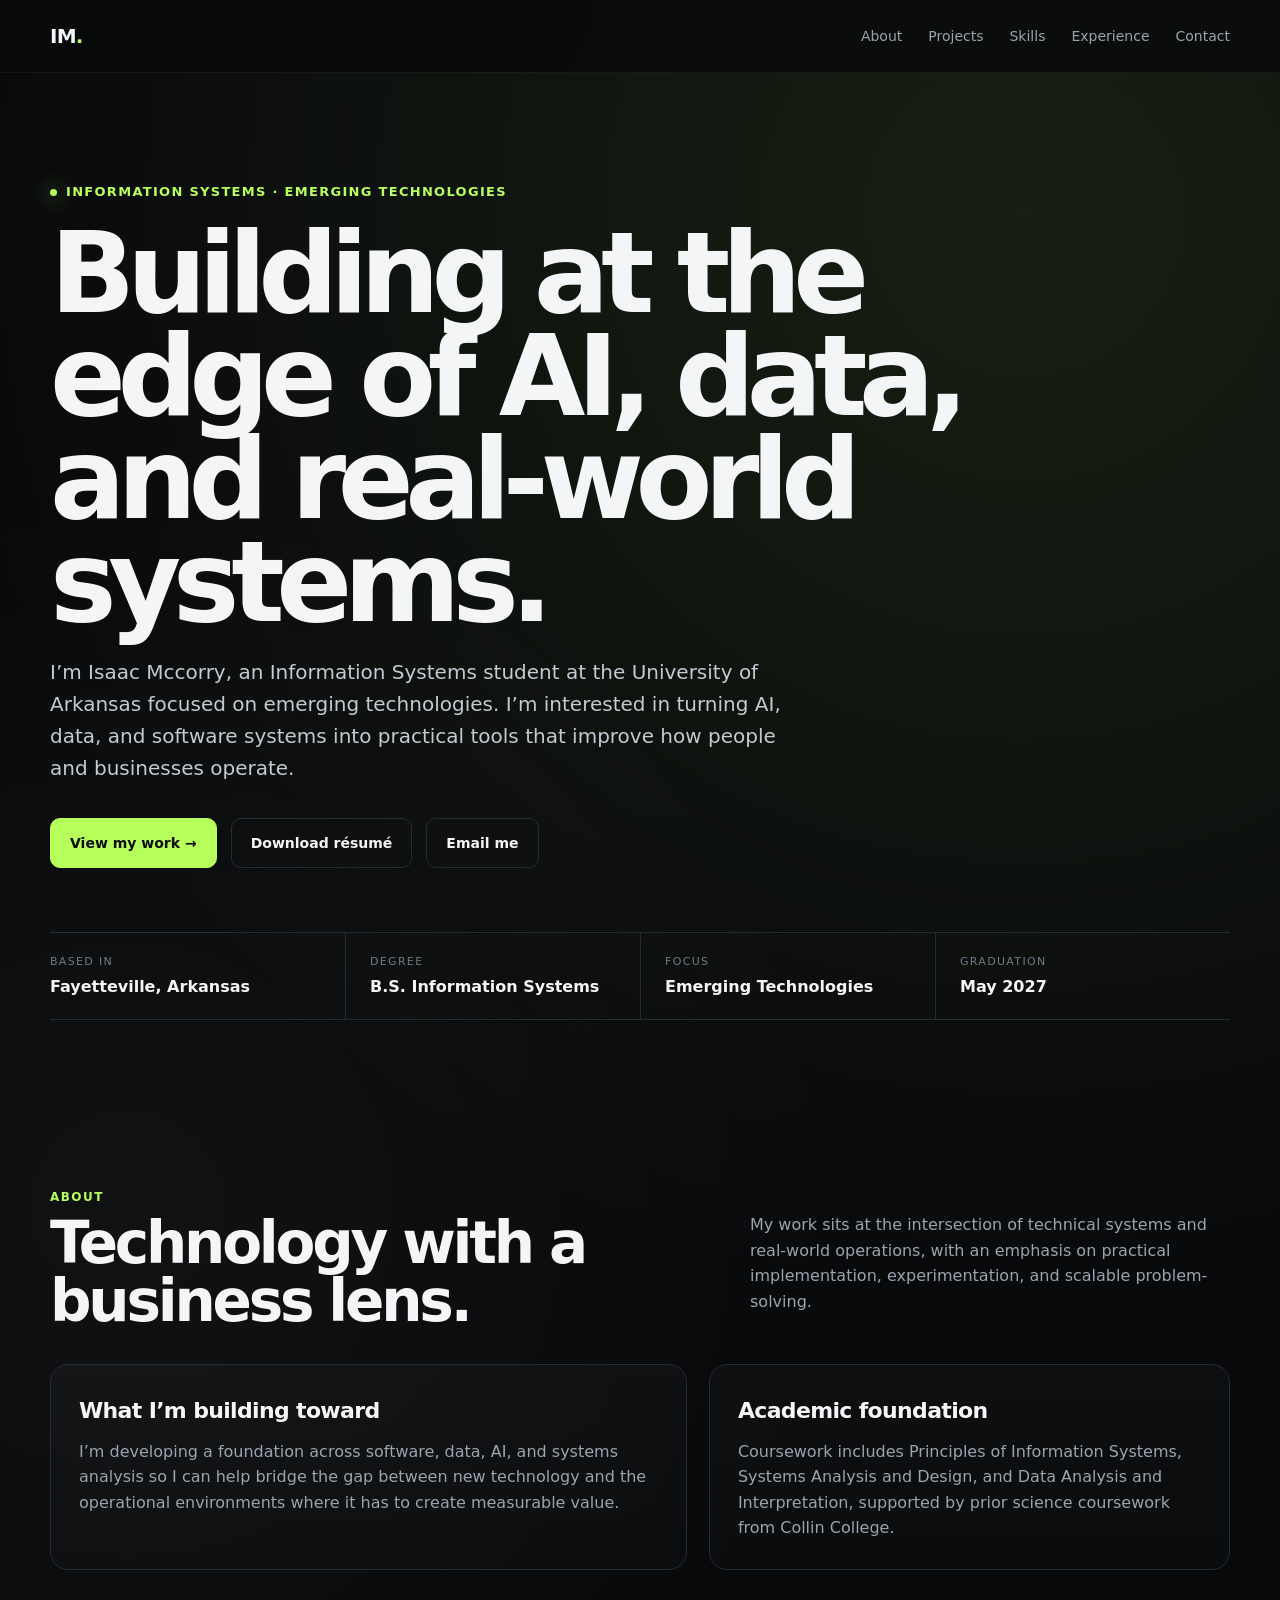
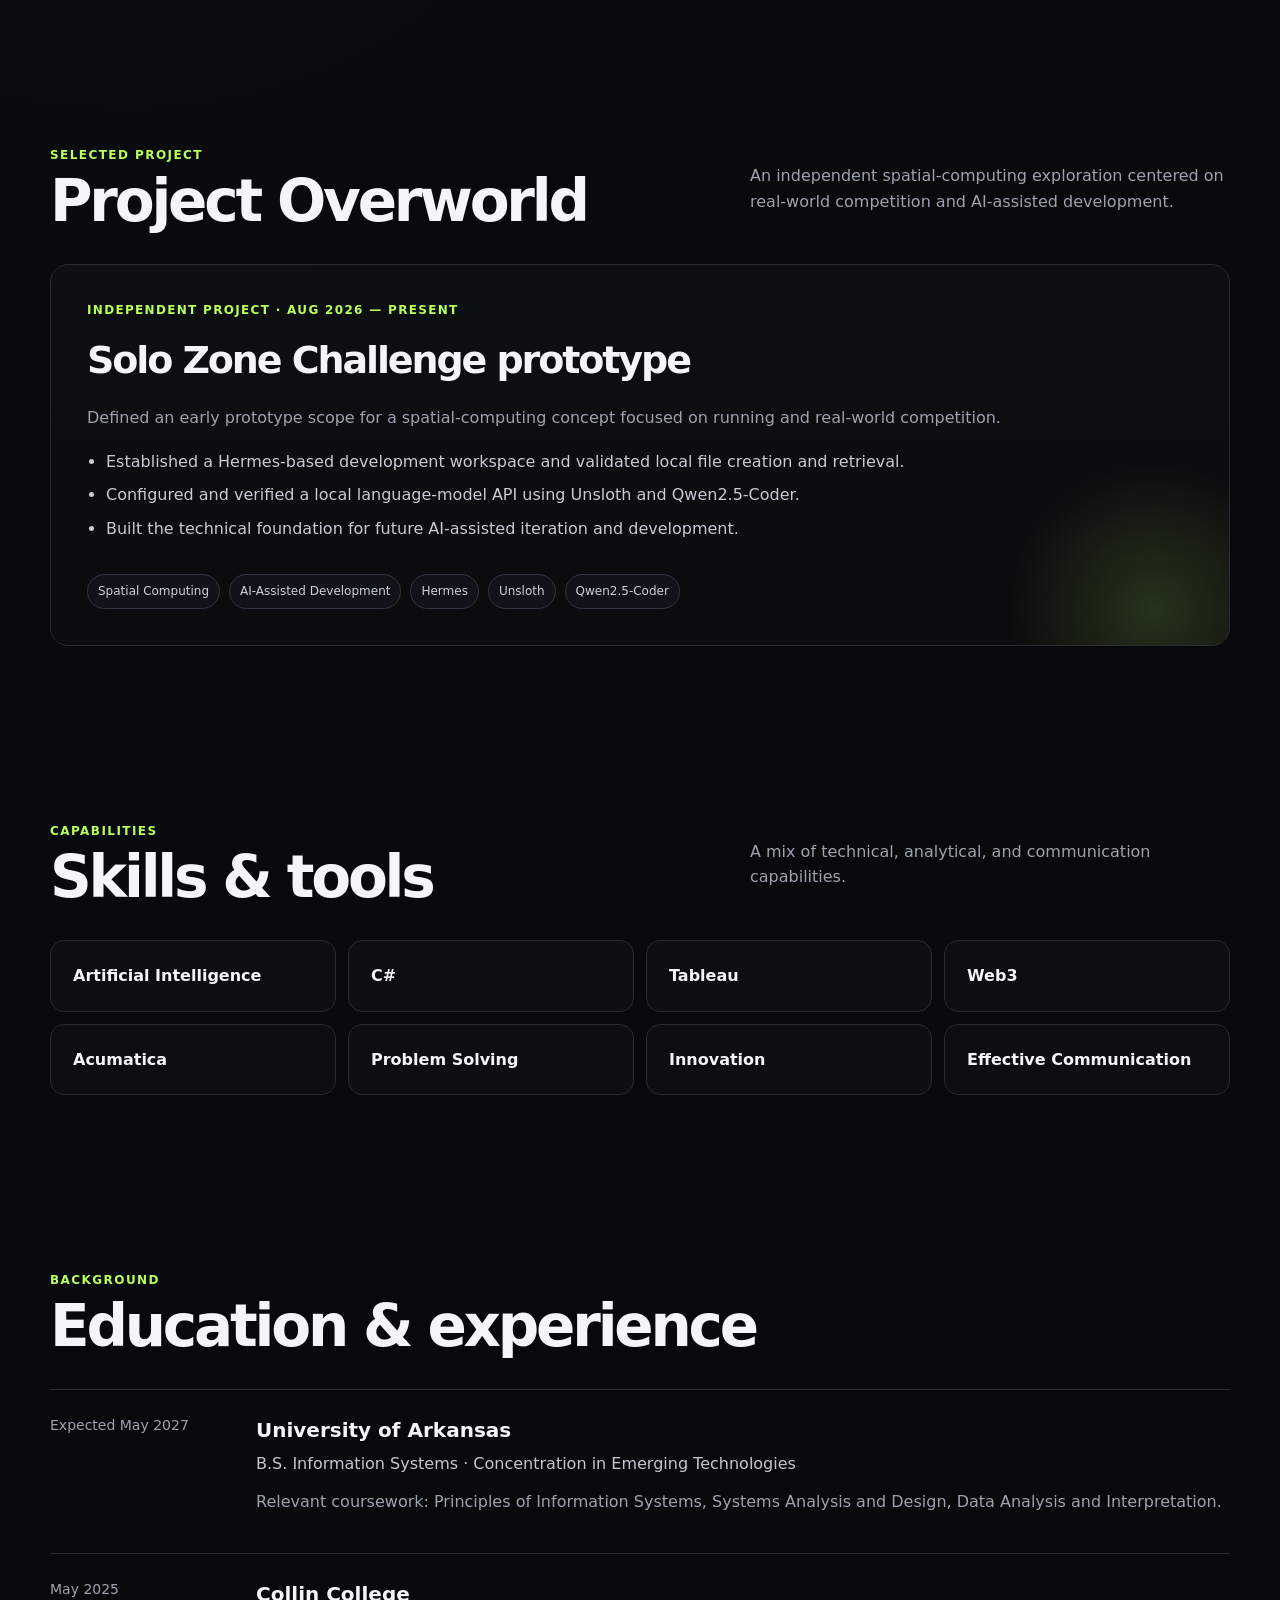
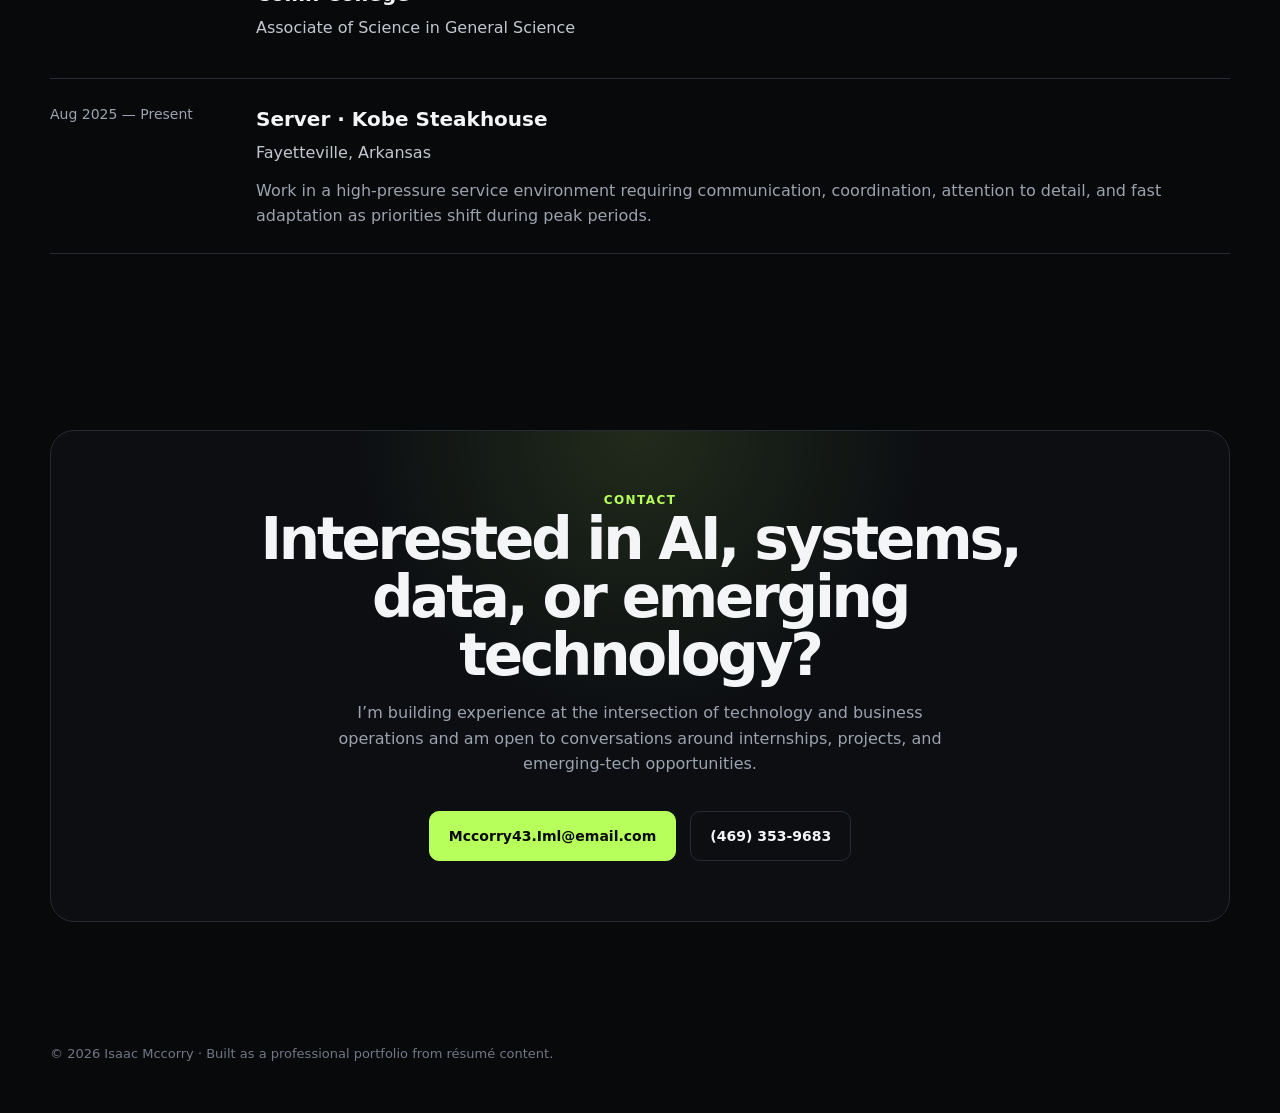
<file: index.html>
<!DOCTYPE html>
<html lang="en">
<head>
  <meta charset="UTF-8" />
  <meta name="viewport" content="width=device-width, initial-scale=1.0" />
  <meta name="description" content="Portfolio of Isaac Mccorry — Information Systems student focused on emerging technologies, AI, data, and real-world business systems." />
  <title>Isaac Mccorry | Emerging Technology Portfolio</title>
  <style>
    :root{
      --bg:#08090b;
      --panel:#0f1115;
      --panel-2:#14171d;
      --text:#f4f5f7;
      --muted:#9ba3af;
      --line:#262b34;
      --accent:#b7ff5a;
      --accent-2:#d7ff9f;
      --max:1180px;
    }
    *{box-sizing:border-box}
    html{scroll-behavior:smooth}
    body{
      margin:0;
      background:
        radial-gradient(circle at 80% 5%, rgba(183,255,90,.09), transparent 26%),
        radial-gradient(circle at 10% 28%, rgba(255,255,255,.035), transparent 22%),
        var(--bg);
      color:var(--text);
      font-family:Inter, ui-sans-serif, system-ui, -apple-system, BlinkMacSystemFont, "Segoe UI", sans-serif;
      line-height:1.6;
    }
    a{color:inherit;text-decoration:none}
    .wrap{width:min(calc(100% - 40px), var(--max));margin:auto}
    nav{
      position:sticky;top:0;z-index:20;
      border-bottom:1px solid rgba(255,255,255,.06);
      backdrop-filter:blur(14px);
      background:rgba(8,9,11,.72);
    }
    .nav-inner{height:72px;display:flex;align-items:center;justify-content:space-between}
    .brand{font-weight:800;letter-spacing:-.04em;font-size:20px}
    .brand span{color:var(--accent)}
    .nav-links{display:flex;gap:26px;color:var(--muted);font-size:14px}
    .nav-links a:hover{color:var(--text)}
    .hero{padding:105px 0 80px}
    .eyebrow{
      display:inline-flex;align-items:center;gap:9px;
      color:var(--accent);font-size:13px;font-weight:700;letter-spacing:.1em;text-transform:uppercase;
    }
    .dot{width:7px;height:7px;border-radius:50%;background:var(--accent);box-shadow:0 0 22px var(--accent)}
    h1{
      margin:18px 0 22px;
      font-size:clamp(54px, 9vw, 112px);
      line-height:.92;letter-spacing:-.075em;max-width:1050px;
    }
    .hero-copy{max-width:760px;color:#c4c9d2;font-size:20px}
    .actions{display:flex;gap:14px;flex-wrap:wrap;margin-top:34px}
    .btn{
      display:inline-flex;align-items:center;justify-content:center;
      padding:13px 19px;border-radius:10px;font-weight:750;font-size:14px;
      border:1px solid var(--line);transition:.2s ease;
    }
    .btn-primary{background:var(--accent);color:#0a0b0d;border-color:var(--accent)}
    .btn-primary:hover{transform:translateY(-2px);box-shadow:0 10px 28px rgba(183,255,90,.15)}
    .btn-secondary:hover{border-color:#4a515e;background:#101318}
    .meta-strip{
      margin-top:64px;display:grid;grid-template-columns:repeat(4,1fr);
      border-top:1px solid var(--line);border-bottom:1px solid var(--line);
    }
    .meta-item{padding:20px 16px 20px 0}
    .meta-item + .meta-item{border-left:1px solid var(--line);padding-left:24px}
    .meta-label{font-size:11px;text-transform:uppercase;letter-spacing:.12em;color:#717987}
    .meta-value{margin-top:3px;font-weight:700}
    section{padding:88px 0}
    .section-head{display:flex;justify-content:space-between;gap:30px;align-items:end;margin-bottom:34px}
    .section-kicker{color:var(--accent);font-size:12px;font-weight:800;text-transform:uppercase;letter-spacing:.12em}
    h2{font-size:clamp(34px,5vw,58px);line-height:1;letter-spacing:-.055em;margin:7px 0 0}
    .section-note{max-width:480px;color:var(--muted)}
    .grid-2{display:grid;grid-template-columns:1.1fr .9fr;gap:22px}
    .card{
      border:1px solid var(--line);
      background:linear-gradient(180deg, rgba(255,255,255,.025), rgba(255,255,255,.01));
      border-radius:18px;padding:28px;
    }
    .card h3{margin:0 0 10px;font-size:22px;letter-spacing:-.03em}
    .card p{margin:0;color:var(--muted)}
    .project{
      position:relative;overflow:hidden;padding:36px;
      min-height:360px;display:flex;flex-direction:column;justify-content:space-between;
    }
    .project:after{
      content:"";position:absolute;inset:auto -80px -120px auto;width:310px;height:310px;border-radius:50%;
      background:radial-gradient(circle, rgba(183,255,90,.16), transparent 67%);
    }
    .project-tag{font-size:12px;color:var(--accent);text-transform:uppercase;letter-spacing:.11em;font-weight:800}
    .project h3{font-size:38px;margin:10px 0 14px;letter-spacing:-.055em}
    .project ul{margin:18px 0 0;padding-left:19px;color:#c6cbd4}
    .project li{margin:8px 0}
    .stack{display:flex;gap:9px;flex-wrap:wrap;margin-top:24px}
    .pill{
      border:1px solid #303642;color:#cbd0d7;background:#101319;
      padding:7px 10px;border-radius:999px;font-size:12px;
    }
    .skills{display:grid;grid-template-columns:repeat(4,1fr);gap:12px}
    .skill{
      border:1px solid var(--line);border-radius:14px;padding:22px;
      background:rgba(255,255,255,.018);font-weight:700;
    }
    .timeline{display:grid;gap:14px}
    .row{
      display:grid;grid-template-columns:180px 1fr;gap:26px;
      padding:24px 0;border-top:1px solid var(--line);
    }
    .row:last-child{border-bottom:1px solid var(--line)}
    .row .when{color:var(--muted);font-size:14px}
    .row h3{margin:0 0 5px;font-size:20px}
    .row .sub{color:#c3c8d0}
    .row p{color:var(--muted);margin:12px 0 0}
    .contact-box{
      text-align:center;padding:60px 28px;border:1px solid var(--line);border-radius:24px;
      background:
        radial-gradient(circle at 50% 0, rgba(183,255,90,.12), transparent 38%),
        #0c0e12;
    }
    .contact-box h2{max-width:800px;margin:0 auto 16px}
    .contact-box p{color:var(--muted);max-width:650px;margin:0 auto 26px}
    footer{padding:34px 0 48px;color:#707886;font-size:13px}
    @media(max-width:800px){
      .nav-links{display:none}
      .hero{padding-top:72px}
      .meta-strip{grid-template-columns:1fr 1fr}
      .meta-item:nth-child(3){border-left:0;padding-left:0}
      .grid-2,.skills{grid-template-columns:1fr}
      .section-head{align-items:start;flex-direction:column}
      .row{grid-template-columns:1fr;gap:5px}
      .project{min-height:unset}
    }
  </style>
</head>
<body>
  <nav>
    <div class="wrap nav-inner">
      <a class="brand" href="#top">IM<span>.</span></a>
      <div class="nav-links">
        <a href="#about">About</a>
        <a href="#projects">Projects</a>
        <a href="#skills">Skills</a>
        <a href="#experience">Experience</a>
        <a href="#contact">Contact</a>
      </div>
    </div>
  </nav>

  <main id="top">
    <header class="hero">
      <div class="wrap">
        <div class="eyebrow"><span class="dot"></span> Information Systems · Emerging Technologies</div>
        <h1>Building at the edge of AI, data, and real-world systems.</h1>
        <p class="hero-copy">
          I’m Isaac Mccorry, an Information Systems student at the University of Arkansas focused on
          emerging technologies. I’m interested in turning AI, data, and software systems into practical
          tools that improve how people and businesses operate.
        </p>
        <div class="actions">
          <a class="btn btn-primary" href="#projects">View my work →</a>
          <a class="btn btn-secondary" href="Isaac_Mccorry_Resume.docx" download>Download résumé</a>
          <a class="btn btn-secondary" href="mailto:Mccorry43.Iml@email.com">Email me</a>
        </div>

        <div class="meta-strip">
          <div class="meta-item">
            <div class="meta-label">Based in</div>
            <div class="meta-value">Fayetteville, Arkansas</div>
          </div>
          <div class="meta-item">
            <div class="meta-label">Degree</div>
            <div class="meta-value">B.S. Information Systems</div>
          </div>
          <div class="meta-item">
            <div class="meta-label">Focus</div>
            <div class="meta-value">Emerging Technologies</div>
          </div>
          <div class="meta-item">
            <div class="meta-label">Graduation</div>
            <div class="meta-value">May 2027</div>
          </div>
        </div>
      </div>
    </header>

    <section id="about">
      <div class="wrap">
        <div class="section-head">
          <div>
            <div class="section-kicker">About</div>
            <h2>Technology with a business lens.</h2>
          </div>
          <p class="section-note">
            My work sits at the intersection of technical systems and real-world operations, with an emphasis
            on practical implementation, experimentation, and scalable problem-solving.
          </p>
        </div>
        <div class="grid-2">
          <div class="card">
            <h3>What I’m building toward</h3>
            <p>
              I’m developing a foundation across software, data, AI, and systems analysis so I can help bridge
              the gap between new technology and the operational environments where it has to create measurable value.
            </p>
          </div>
          <div class="card">
            <h3>Academic foundation</h3>
            <p>
              Coursework includes Principles of Information Systems, Systems Analysis and Design, and Data Analysis
              and Interpretation, supported by prior science coursework from Collin College.
            </p>
          </div>
        </div>
      </div>
    </section>

    <section id="projects">
      <div class="wrap">
        <div class="section-head">
          <div>
            <div class="section-kicker">Selected project</div>
            <h2>Project Overworld</h2>
          </div>
          <p class="section-note">
            An independent spatial-computing exploration centered on real-world competition and AI-assisted development.
          </p>
        </div>

        <div class="card project">
          <div>
            <div class="project-tag">Independent Project · Aug 2026 — Present</div>
            <h3>Solo Zone Challenge prototype</h3>
            <p>
              Defined an early prototype scope for a spatial-computing concept focused on running and real-world competition.
            </p>
            <ul>
              <li>Established a Hermes-based development workspace and validated local file creation and retrieval.</li>
              <li>Configured and verified a local language-model API using Unsloth and Qwen2.5-Coder.</li>
              <li>Built the technical foundation for future AI-assisted iteration and development.</li>
            </ul>
          </div>
          <div class="stack">
            <span class="pill">Spatial Computing</span>
            <span class="pill">AI-Assisted Development</span>
            <span class="pill">Hermes</span>
            <span class="pill">Unsloth</span>
            <span class="pill">Qwen2.5-Coder</span>
          </div>
        </div>
      </div>
    </section>

    <section id="skills">
      <div class="wrap">
        <div class="section-head">
          <div>
            <div class="section-kicker">Capabilities</div>
            <h2>Skills & tools</h2>
          </div>
          <p class="section-note">A mix of technical, analytical, and communication capabilities.</p>
        </div>
        <div class="skills">
          <div class="skill">Artificial Intelligence</div>
          <div class="skill">C#</div>
          <div class="skill">Tableau</div>
          <div class="skill">Web3</div>
          <div class="skill">Acumatica</div>
          <div class="skill">Problem Solving</div>
          <div class="skill">Innovation</div>
          <div class="skill">Effective Communication</div>
        </div>
      </div>
    </section>

    <section id="experience">
      <div class="wrap">
        <div class="section-head">
          <div>
            <div class="section-kicker">Background</div>
            <h2>Education & experience</h2>
          </div>
        </div>

        <div class="timeline">
          <div class="row">
            <div class="when">Expected May 2027</div>
            <div>
              <h3>University of Arkansas</h3>
              <div class="sub">B.S. Information Systems · Concentration in Emerging Technologies</div>
              <p>Relevant coursework: Principles of Information Systems, Systems Analysis and Design, Data Analysis and Interpretation.</p>
            </div>
          </div>

          <div class="row">
            <div class="when">May 2025</div>
            <div>
              <h3>Collin College</h3>
              <div class="sub">Associate of Science in General Science</div>
            </div>
          </div>

          <div class="row">
            <div class="when">Aug 2025 — Present</div>
            <div>
              <h3>Server · Kobe Steakhouse</h3>
              <div class="sub">Fayetteville, Arkansas</div>
              <p>
                Work in a high-pressure service environment requiring communication, coordination, attention to detail,
                and fast adaptation as priorities shift during peak periods.
              </p>
            </div>
          </div>
        </div>
      </div>
    </section>

    <section id="contact">
      <div class="wrap">
        <div class="contact-box">
          <div class="section-kicker">Contact</div>
          <h2>Interested in AI, systems, data, or emerging technology?</h2>
          <p>
            I’m building experience at the intersection of technology and business operations and am open to
            conversations around internships, projects, and emerging-tech opportunities.
          </p>
          <div class="actions" style="justify-content:center">
            <a class="btn btn-primary" href="mailto:Mccorry43.Iml@email.com">Mccorry43.Iml@email.com</a>
            <a class="btn btn-secondary" href="tel:+14693539683">(469) 353-9683</a>
          </div>
        </div>
      </div>
    </section>
  </main>

  <footer>
    <div class="wrap">© 2026 Isaac Mccorry · Built as a professional portfolio from résumé content.</div>
  </footer>
</body>
</html>
</file>
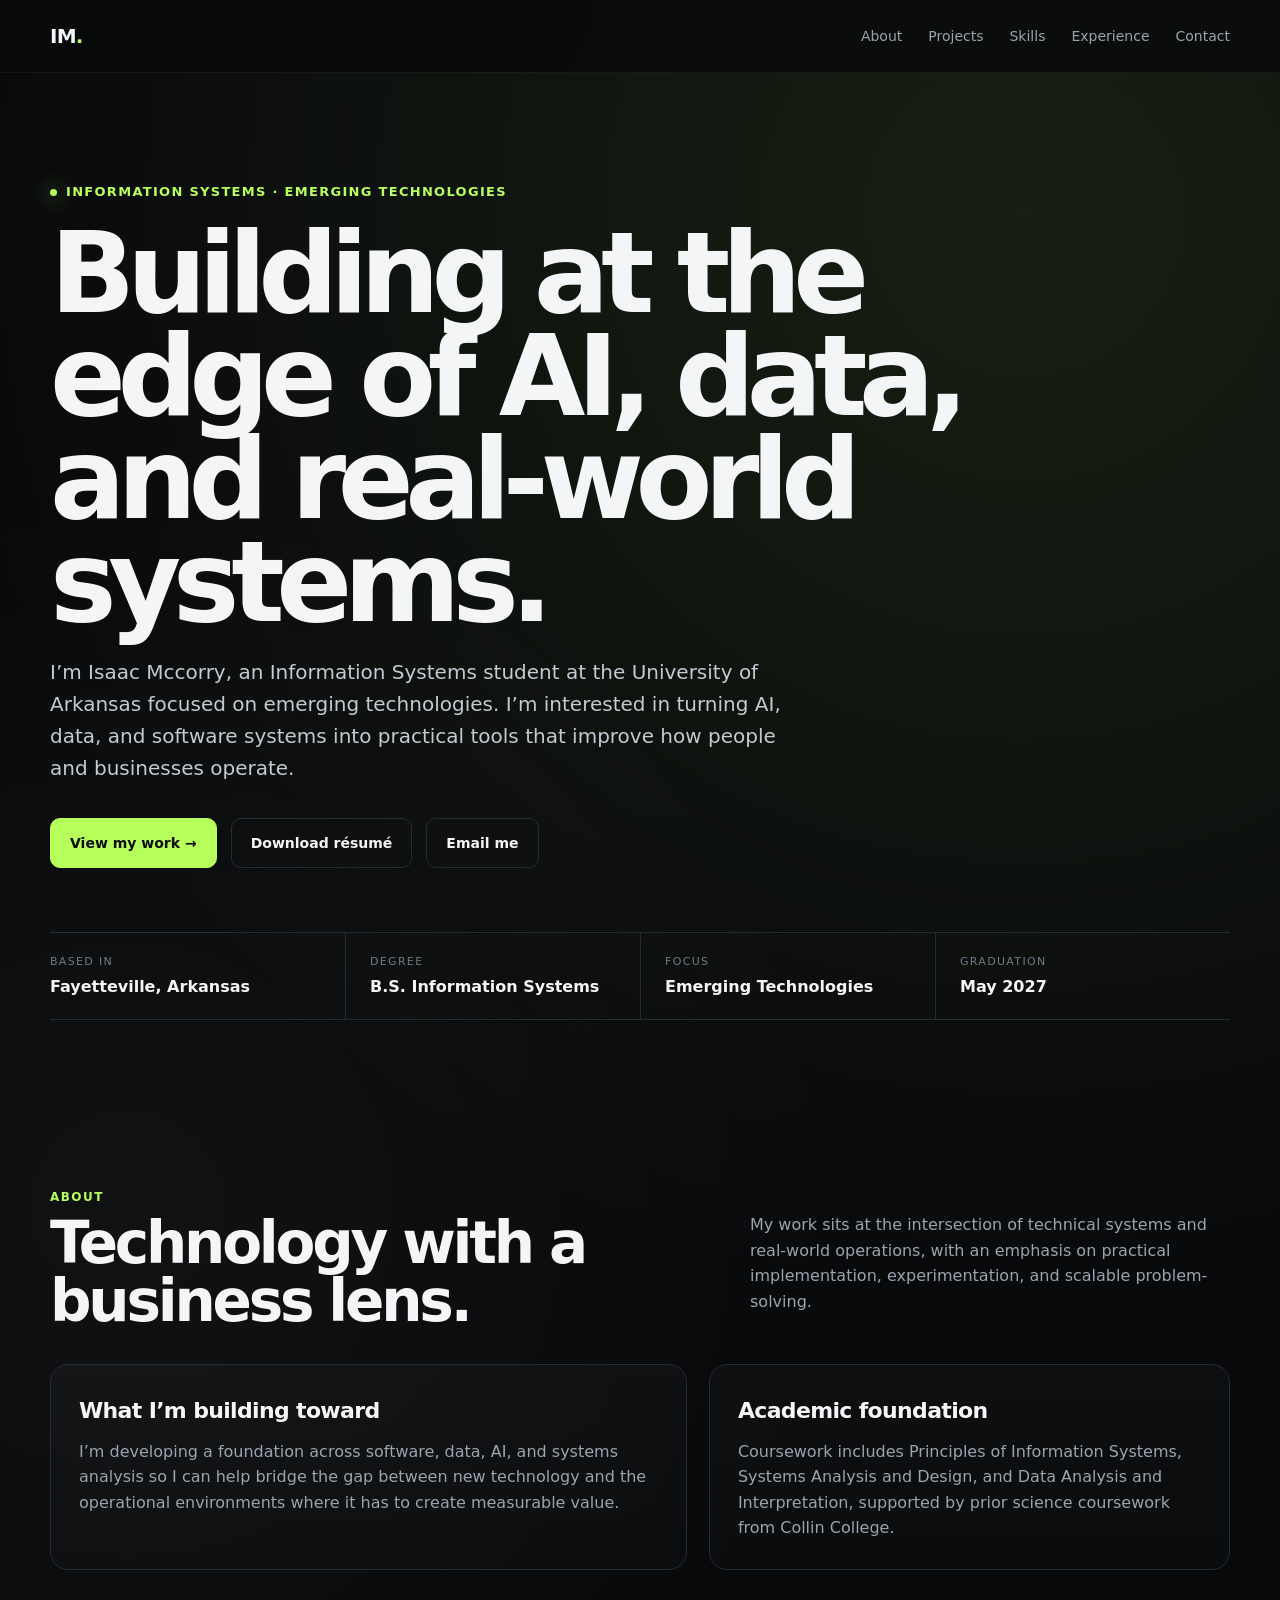
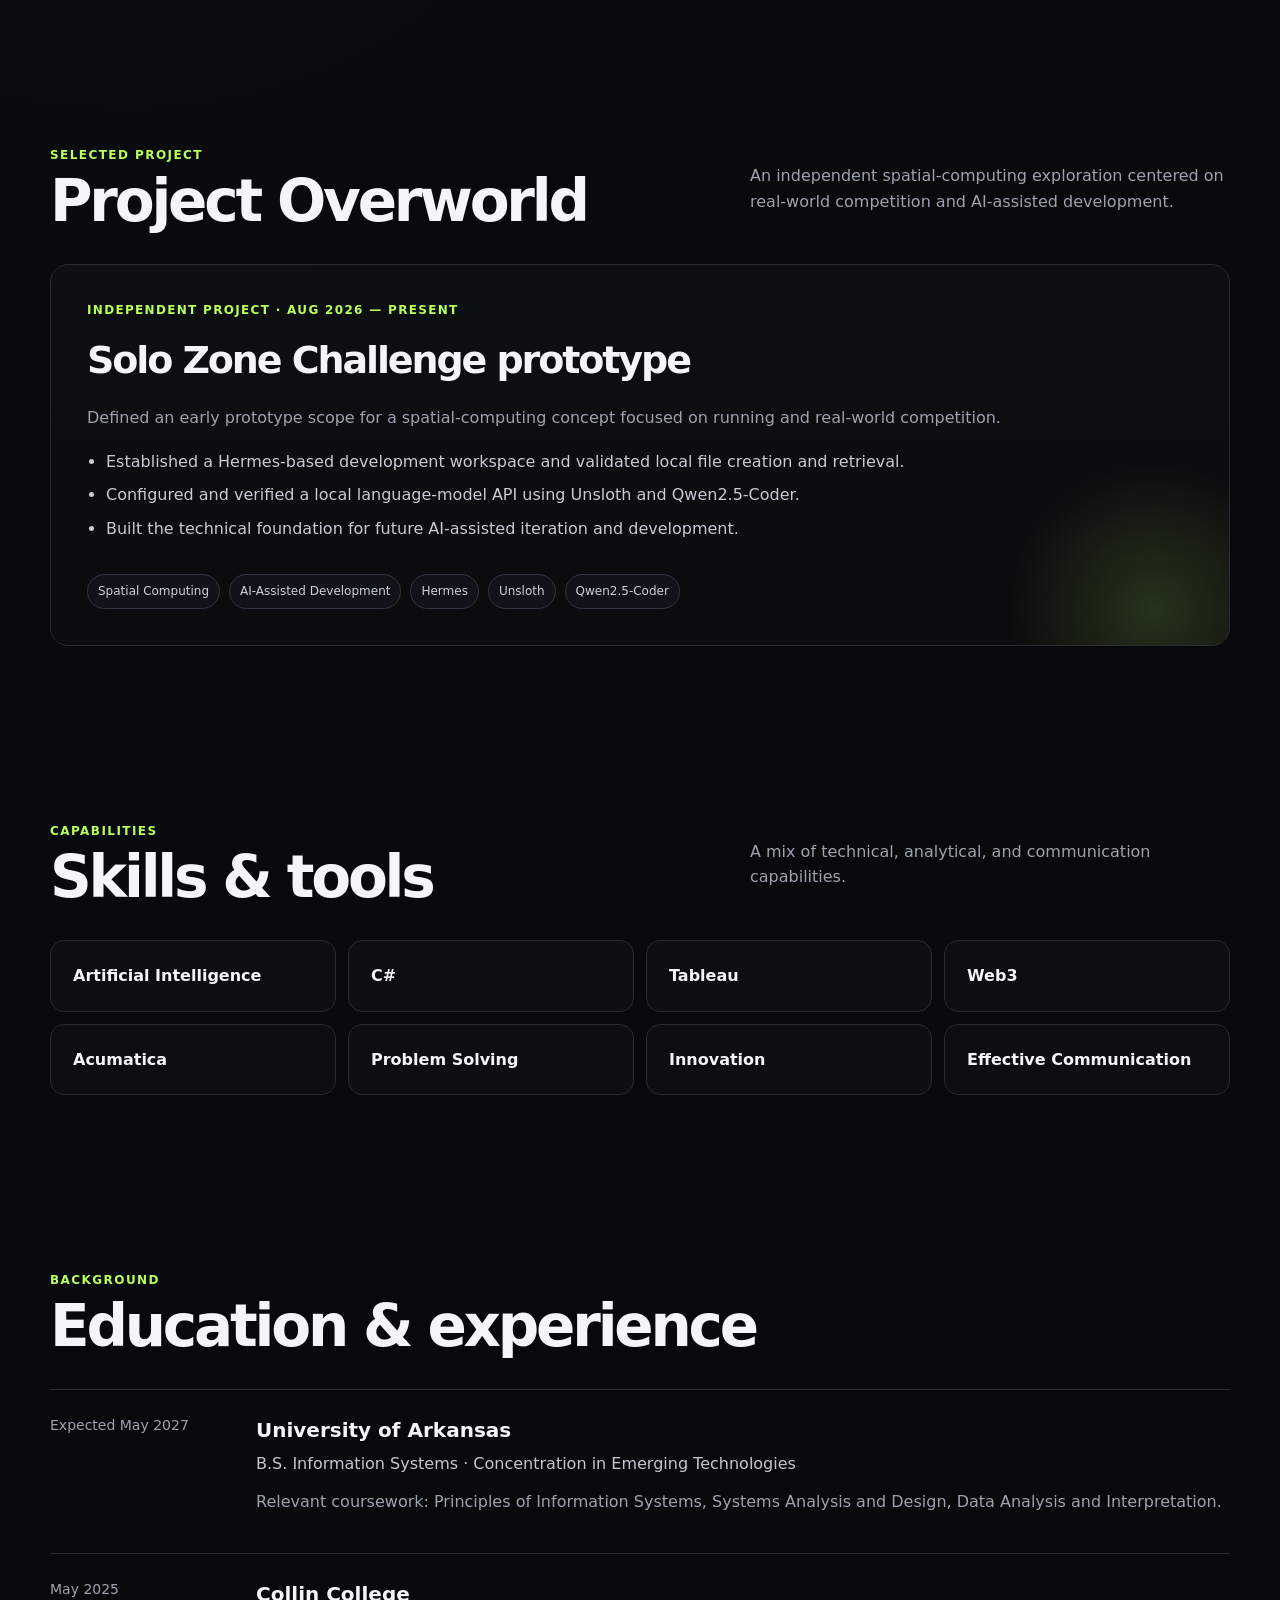
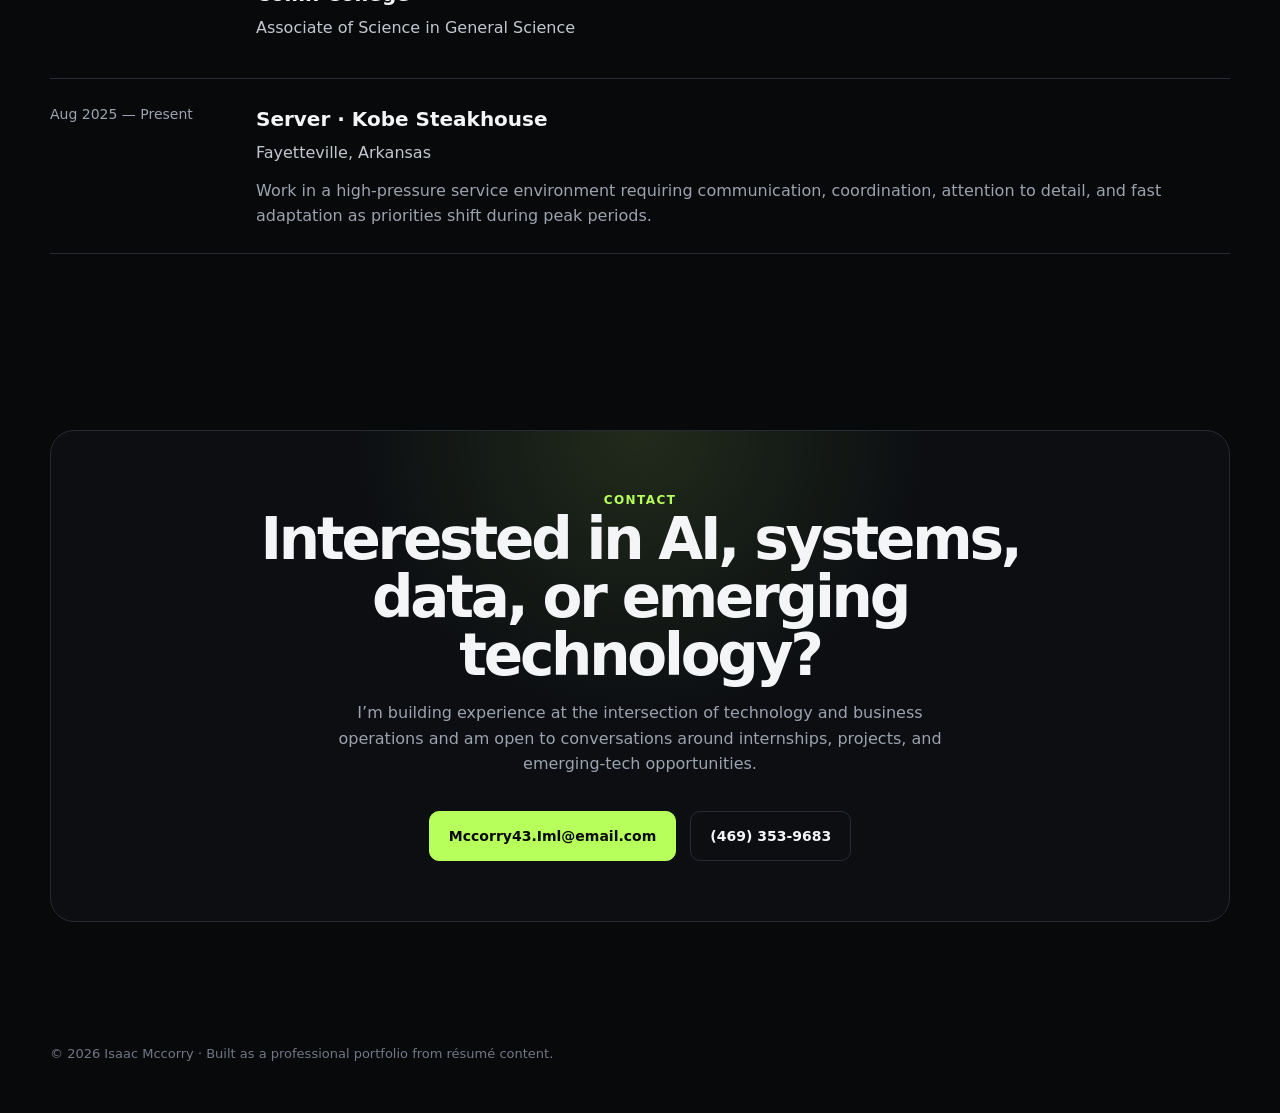
<file: v1/index.html>
<!DOCTYPE html>
<html lang="en">
<head>
  <meta charset="UTF-8" />
  <meta name="viewport" content="width=device-width, initial-scale=1.0" />
  <meta name="description" content="Portfolio of Isaac Mccorry — Information Systems student focused on emerging technologies, AI, data, and real-world business systems." />
  <title>Isaac Mccorry | Emerging Technology Portfolio</title>
  <style>
    :root{
      --bg:#08090b;
      --panel:#0f1115;
      --panel-2:#14171d;
      --text:#f4f5f7;
      --muted:#9ba3af;
      --line:#262b34;
      --accent:#b7ff5a;
      --accent-2:#d7ff9f;
      --max:1180px;
    }
    *{box-sizing:border-box}
    html{scroll-behavior:smooth}
    body{
      margin:0;
      background:
        radial-gradient(circle at 80% 5%, rgba(183,255,90,.09), transparent 26%),
        radial-gradient(circle at 10% 28%, rgba(255,255,255,.035), transparent 22%),
        var(--bg);
      color:var(--text);
      font-family:Inter, ui-sans-serif, system-ui, -apple-system, BlinkMacSystemFont, "Segoe UI", sans-serif;
      line-height:1.6;
    }
    a{color:inherit;text-decoration:none}
    .wrap{width:min(calc(100% - 40px), var(--max));margin:auto}
    nav{
      position:sticky;top:0;z-index:20;
      border-bottom:1px solid rgba(255,255,255,.06);
      backdrop-filter:blur(14px);
      background:rgba(8,9,11,.72);
    }
    .nav-inner{height:72px;display:flex;align-items:center;justify-content:space-between}
    .brand{font-weight:800;letter-spacing:-.04em;font-size:20px}
    .brand span{color:var(--accent)}
    .nav-links{display:flex;gap:26px;color:var(--muted);font-size:14px}
    .nav-links a:hover{color:var(--text)}
    .hero{padding:105px 0 80px}
    .eyebrow{
      display:inline-flex;align-items:center;gap:9px;
      color:var(--accent);font-size:13px;font-weight:700;letter-spacing:.1em;text-transform:uppercase;
    }
    .dot{width:7px;height:7px;border-radius:50%;background:var(--accent);box-shadow:0 0 22px var(--accent)}
    h1{
      margin:18px 0 22px;
      font-size:clamp(54px, 9vw, 112px);
      line-height:.92;letter-spacing:-.075em;max-width:1050px;
    }
    .hero-copy{max-width:760px;color:#c4c9d2;font-size:20px}
    .actions{display:flex;gap:14px;flex-wrap:wrap;margin-top:34px}
    .btn{
      display:inline-flex;align-items:center;justify-content:center;
      padding:13px 19px;border-radius:10px;font-weight:750;font-size:14px;
      border:1px solid var(--line);transition:.2s ease;
    }
    .btn-primary{background:var(--accent);color:#0a0b0d;border-color:var(--accent)}
    .btn-primary:hover{transform:translateY(-2px);box-shadow:0 10px 28px rgba(183,255,90,.15)}
    .btn-secondary:hover{border-color:#4a515e;background:#101318}
    .meta-strip{
      margin-top:64px;display:grid;grid-template-columns:repeat(4,1fr);
      border-top:1px solid var(--line);border-bottom:1px solid var(--line);
    }
    .meta-item{padding:20px 16px 20px 0}
    .meta-item + .meta-item{border-left:1px solid var(--line);padding-left:24px}
    .meta-label{font-size:11px;text-transform:uppercase;letter-spacing:.12em;color:#717987}
    .meta-value{margin-top:3px;font-weight:700}
    section{padding:88px 0}
    .section-head{display:flex;justify-content:space-between;gap:30px;align-items:end;margin-bottom:34px}
    .section-kicker{color:var(--accent);font-size:12px;font-weight:800;text-transform:uppercase;letter-spacing:.12em}
    h2{font-size:clamp(34px,5vw,58px);line-height:1;letter-spacing:-.055em;margin:7px 0 0}
    .section-note{max-width:480px;color:var(--muted)}
    .grid-2{display:grid;grid-template-columns:1.1fr .9fr;gap:22px}
    .card{
      border:1px solid var(--line);
      background:linear-gradient(180deg, rgba(255,255,255,.025), rgba(255,255,255,.01));
      border-radius:18px;padding:28px;
    }
    .card h3{margin:0 0 10px;font-size:22px;letter-spacing:-.03em}
    .card p{margin:0;color:var(--muted)}
    .project{
      position:relative;overflow:hidden;padding:36px;
      min-height:360px;display:flex;flex-direction:column;justify-content:space-between;
    }
    .project:after{
      content:"";position:absolute;inset:auto -80px -120px auto;width:310px;height:310px;border-radius:50%;
      background:radial-gradient(circle, rgba(183,255,90,.16), transparent 67%);
    }
    .project-tag{font-size:12px;color:var(--accent);text-transform:uppercase;letter-spacing:.11em;font-weight:800}
    .project h3{font-size:38px;margin:10px 0 14px;letter-spacing:-.055em}
    .project ul{margin:18px 0 0;padding-left:19px;color:#c6cbd4}
    .project li{margin:8px 0}
    .stack{display:flex;gap:9px;flex-wrap:wrap;margin-top:24px}
    .pill{
      border:1px solid #303642;color:#cbd0d7;background:#101319;
      padding:7px 10px;border-radius:999px;font-size:12px;
    }
    .skills{display:grid;grid-template-columns:repeat(4,1fr);gap:12px}
    .skill{
      border:1px solid var(--line);border-radius:14px;padding:22px;
      background:rgba(255,255,255,.018);font-weight:700;
    }
    .timeline{display:grid;gap:14px}
    .row{
      display:grid;grid-template-columns:180px 1fr;gap:26px;
      padding:24px 0;border-top:1px solid var(--line);
    }
    .row:last-child{border-bottom:1px solid var(--line)}
    .row .when{color:var(--muted);font-size:14px}
    .row h3{margin:0 0 5px;font-size:20px}
    .row .sub{color:#c3c8d0}
    .row p{color:var(--muted);margin:12px 0 0}
    .contact-box{
      text-align:center;padding:60px 28px;border:1px solid var(--line);border-radius:24px;
      background:
        radial-gradient(circle at 50% 0, rgba(183,255,90,.12), transparent 38%),
        #0c0e12;
    }
    .contact-box h2{max-width:800px;margin:0 auto 16px}
    .contact-box p{color:var(--muted);max-width:650px;margin:0 auto 26px}
    footer{padding:34px 0 48px;color:#707886;font-size:13px}
    @media(max-width:800px){
      .nav-links{display:none}
      .hero{padding-top:72px}
      .meta-strip{grid-template-columns:1fr 1fr}
      .meta-item:nth-child(3){border-left:0;padding-left:0}
      .grid-2,.skills{grid-template-columns:1fr}
      .section-head{align-items:start;flex-direction:column}
      .row{grid-template-columns:1fr;gap:5px}
      .project{min-height:unset}
    }
  </style>
</head>
<body>
  <nav>
    <div class="wrap nav-inner">
      <a class="brand" href="#top">IM<span>.</span></a>
      <div class="nav-links">
        <a href="#about">About</a>
        <a href="#projects">Projects</a>
        <a href="#skills">Skills</a>
        <a href="#experience">Experience</a>
        <a href="#contact">Contact</a>
      </div>
    </div>
  </nav>

  <main id="top">
    <header class="hero">
      <div class="wrap">
        <div class="eyebrow"><span class="dot"></span> Information Systems · Emerging Technologies</div>
        <h1>Building at the edge of AI, data, and real-world systems.</h1>
        <p class="hero-copy">
          I’m Isaac Mccorry, an Information Systems student at the University of Arkansas focused on
          emerging technologies. I’m interested in turning AI, data, and software systems into practical
          tools that improve how people and businesses operate.
        </p>
        <div class="actions">
          <a class="btn btn-primary" href="#projects">View my work →</a>
          <a class="btn btn-secondary" href="https://github.com/Ice5-dev/Isaac-Mccorry-Portfolio/raw/refs/tags/v1/Isaac_Mccorry_Resume.docx" download>Download résumé</a>
          <a class="btn btn-secondary" href="mailto:Mccorry43.Iml@email.com">Email me</a>
        </div>

        <div class="meta-strip">
          <div class="meta-item">
            <div class="meta-label">Based in</div>
            <div class="meta-value">Fayetteville, Arkansas</div>
          </div>
          <div class="meta-item">
            <div class="meta-label">Degree</div>
            <div class="meta-value">B.S. Information Systems</div>
          </div>
          <div class="meta-item">
            <div class="meta-label">Focus</div>
            <div class="meta-value">Emerging Technologies</div>
          </div>
          <div class="meta-item">
            <div class="meta-label">Graduation</div>
            <div class="meta-value">May 2027</div>
          </div>
        </div>
      </div>
    </header>

    <section id="about">
      <div class="wrap">
        <div class="section-head">
          <div>
            <div class="section-kicker">About</div>
            <h2>Technology with a business lens.</h2>
          </div>
          <p class="section-note">
            My work sits at the intersection of technical systems and real-world operations, with an emphasis
            on practical implementation, experimentation, and scalable problem-solving.
          </p>
        </div>
        <div class="grid-2">
          <div class="card">
            <h3>What I’m building toward</h3>
            <p>
              I’m developing a foundation across software, data, AI, and systems analysis so I can help bridge
              the gap between new technology and the operational environments where it has to create measurable value.
            </p>
          </div>
          <div class="card">
            <h3>Academic foundation</h3>
            <p>
              Coursework includes Principles of Information Systems, Systems Analysis and Design, and Data Analysis
              and Interpretation, supported by prior science coursework from Collin College.
            </p>
          </div>
        </div>
      </div>
    </section>

    <section id="projects">
      <div class="wrap">
        <div class="section-head">
          <div>
            <div class="section-kicker">Selected project</div>
            <h2>Project Overworld</h2>
          </div>
          <p class="section-note">
            An independent spatial-computing exploration centered on real-world competition and AI-assisted development.
          </p>
        </div>

        <div class="card project">
          <div>
            <div class="project-tag">Independent Project · Aug 2026 — Present</div>
            <h3>Solo Zone Challenge prototype</h3>
            <p>
              Defined an early prototype scope for a spatial-computing concept focused on running and real-world competition.
            </p>
            <ul>
              <li>Established a Hermes-based development workspace and validated local file creation and retrieval.</li>
              <li>Configured and verified a local language-model API using Unsloth and Qwen2.5-Coder.</li>
              <li>Built the technical foundation for future AI-assisted iteration and development.</li>
            </ul>
          </div>
          <div class="stack">
            <span class="pill">Spatial Computing</span>
            <span class="pill">AI-Assisted Development</span>
            <span class="pill">Hermes</span>
            <span class="pill">Unsloth</span>
            <span class="pill">Qwen2.5-Coder</span>
          </div>
        </div>
      </div>
    </section>

    <section id="skills">
      <div class="wrap">
        <div class="section-head">
          <div>
            <div class="section-kicker">Capabilities</div>
            <h2>Skills & tools</h2>
          </div>
          <p class="section-note">A mix of technical, analytical, and communication capabilities.</p>
        </div>
        <div class="skills">
          <div class="skill">Artificial Intelligence</div>
          <div class="skill">C#</div>
          <div class="skill">Tableau</div>
          <div class="skill">Web3</div>
          <div class="skill">Acumatica</div>
          <div class="skill">Problem Solving</div>
          <div class="skill">Innovation</div>
          <div class="skill">Effective Communication</div>
        </div>
      </div>
    </section>

    <section id="experience">
      <div class="wrap">
        <div class="section-head">
          <div>
            <div class="section-kicker">Background</div>
            <h2>Education & experience</h2>
          </div>
        </div>

        <div class="timeline">
          <div class="row">
            <div class="when">Expected May 2027</div>
            <div>
              <h3>University of Arkansas</h3>
              <div class="sub">B.S. Information Systems · Concentration in Emerging Technologies</div>
              <p>Relevant coursework: Principles of Information Systems, Systems Analysis and Design, Data Analysis and Interpretation.</p>
            </div>
          </div>

          <div class="row">
            <div class="when">May 2025</div>
            <div>
              <h3>Collin College</h3>
              <div class="sub">Associate of Science in General Science</div>
            </div>
          </div>

          <div class="row">
            <div class="when">Aug 2025 — Present</div>
            <div>
              <h3>Server · Kobe Steakhouse</h3>
              <div class="sub">Fayetteville, Arkansas</div>
              <p>
                Work in a high-pressure service environment requiring communication, coordination, attention to detail,
                and fast adaptation as priorities shift during peak periods.
              </p>
            </div>
          </div>
        </div>
      </div>
    </section>

    <section id="contact">
      <div class="wrap">
        <div class="contact-box">
          <div class="section-kicker">Contact</div>
          <h2>Interested in AI, systems, data, or emerging technology?</h2>
          <p>
            I’m building experience at the intersection of technology and business operations and am open to
            conversations around internships, projects, and emerging-tech opportunities.
          </p>
          <div class="actions" style="justify-content:center">
            <a class="btn btn-primary" href="mailto:Mccorry43.Iml@email.com">Mccorry43.Iml@email.com</a>
            <a class="btn btn-secondary" href="tel:+14693539683">(469) 353-9683</a>
          </div>
        </div>
      </div>
    </section>
  </main>

  <footer>
    <div class="wrap">© 2026 Isaac Mccorry · Built as a professional portfolio from résumé content.</div>
  </footer>
</body>
</html>
</file>
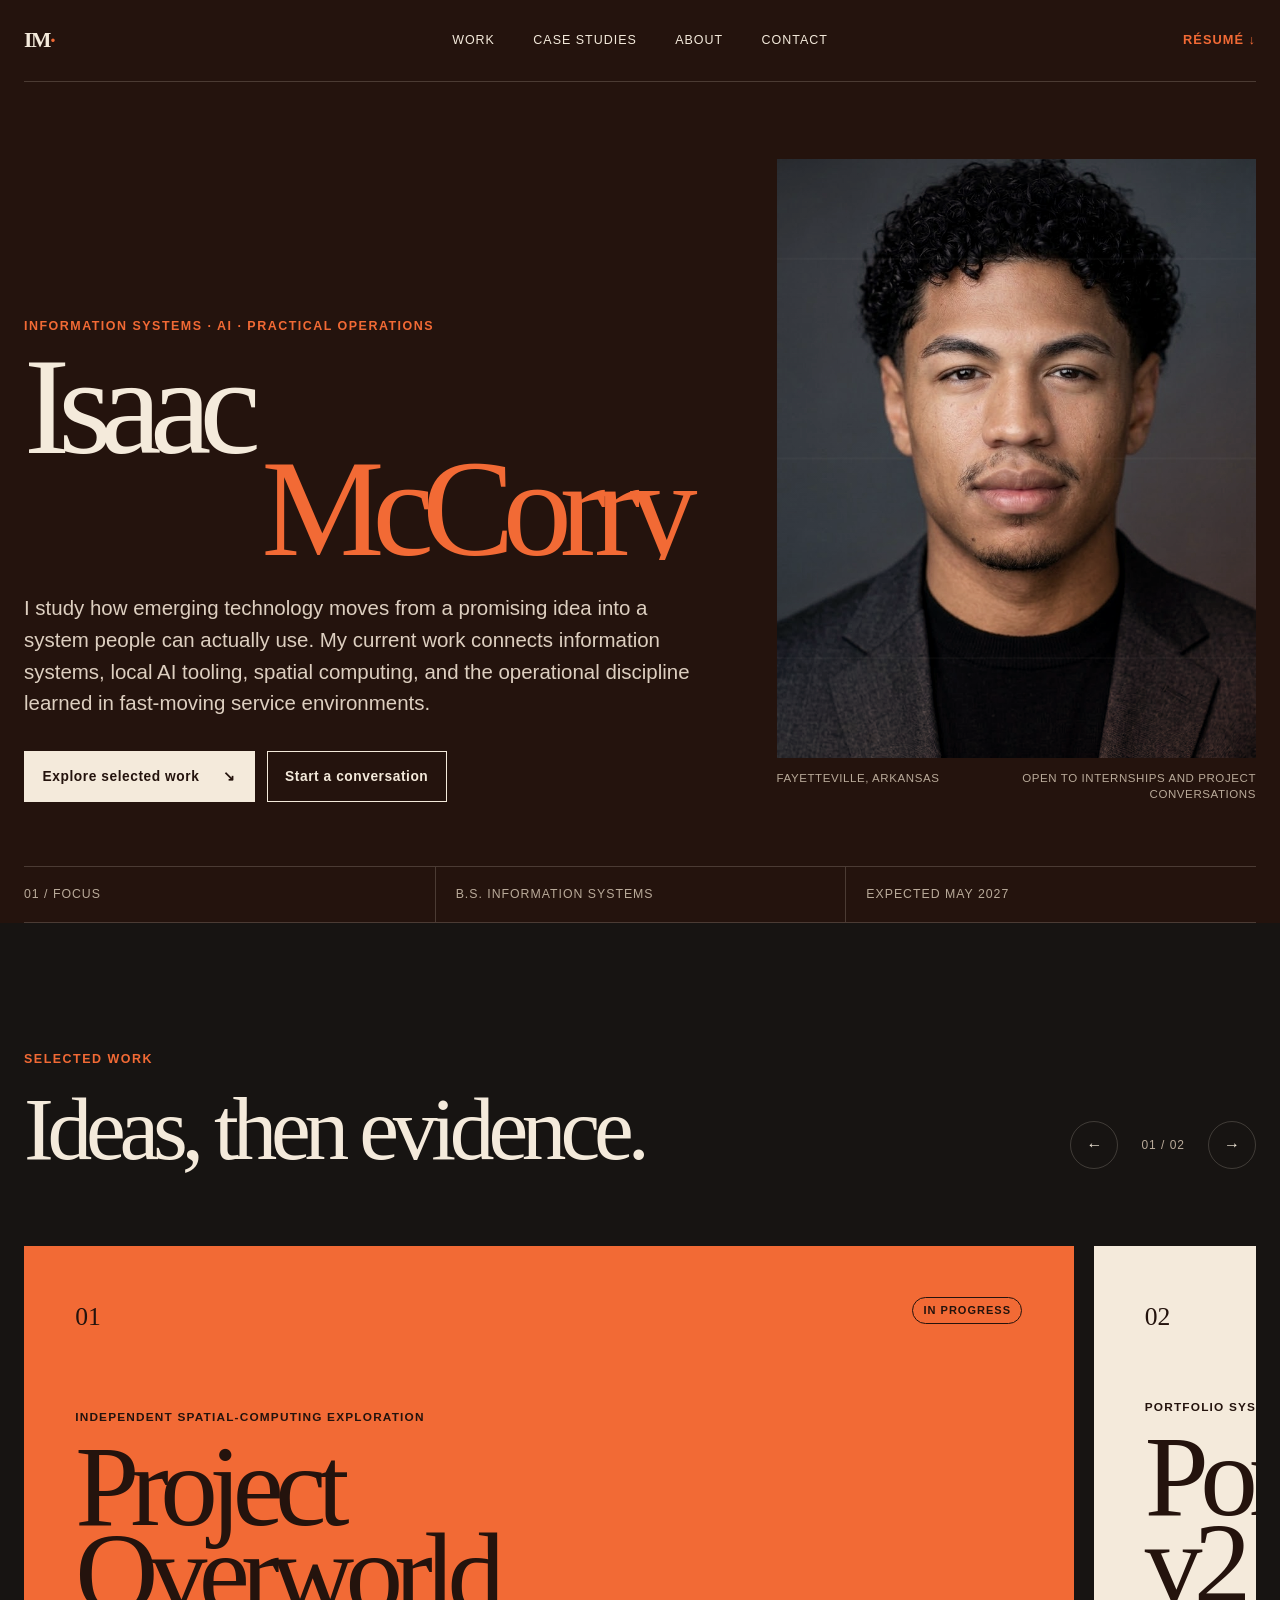
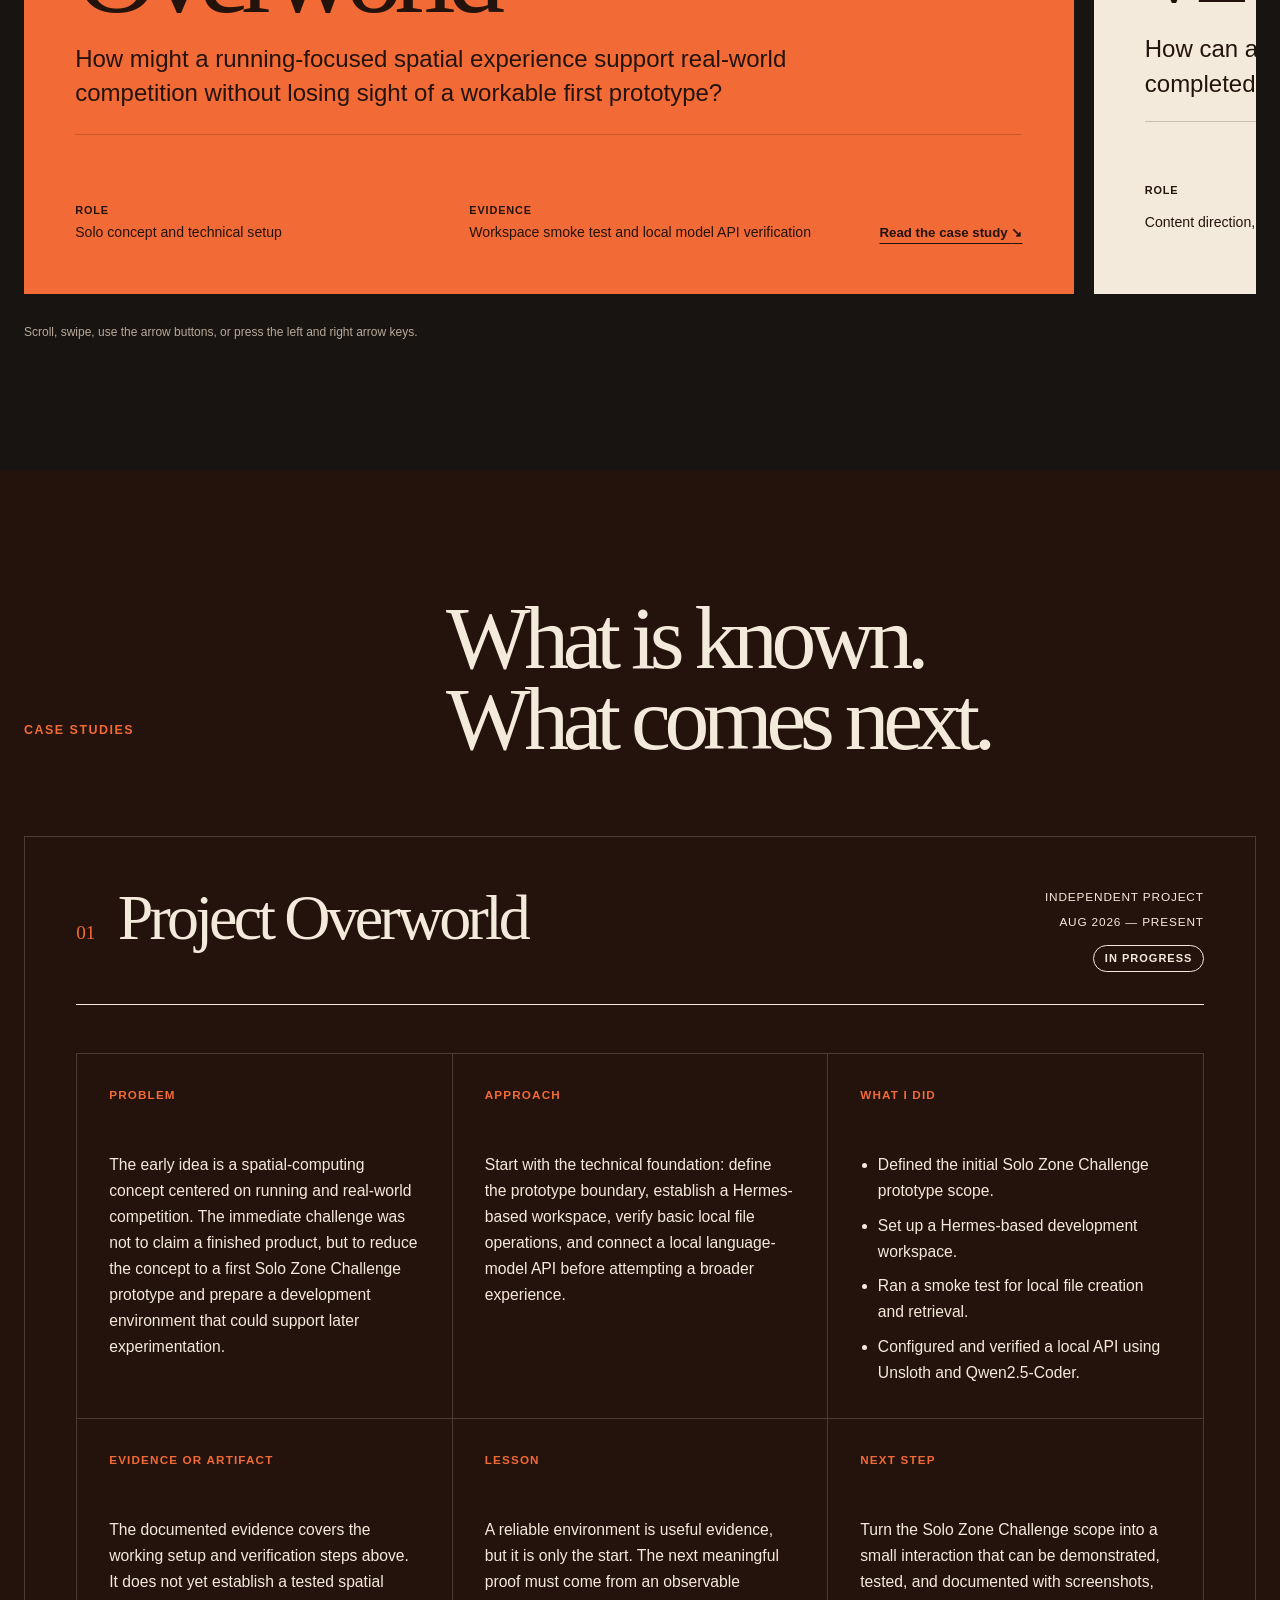
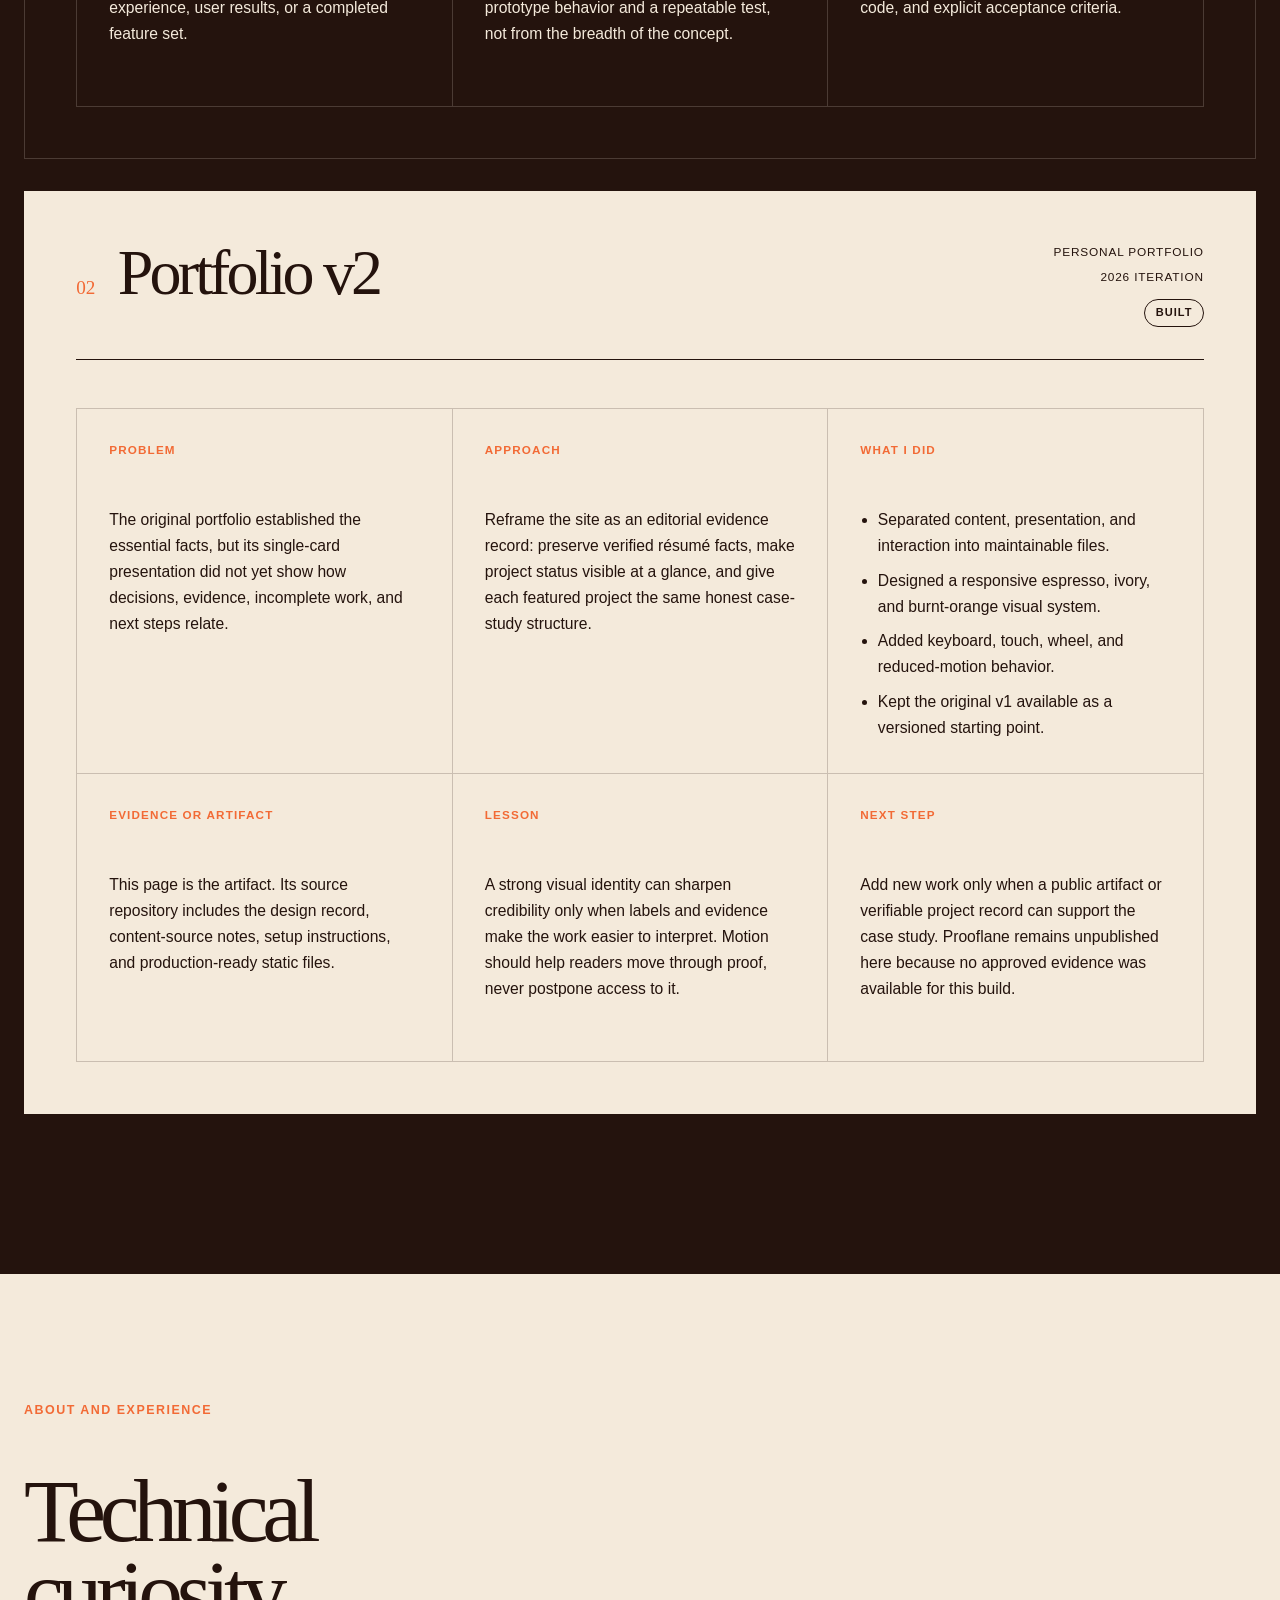
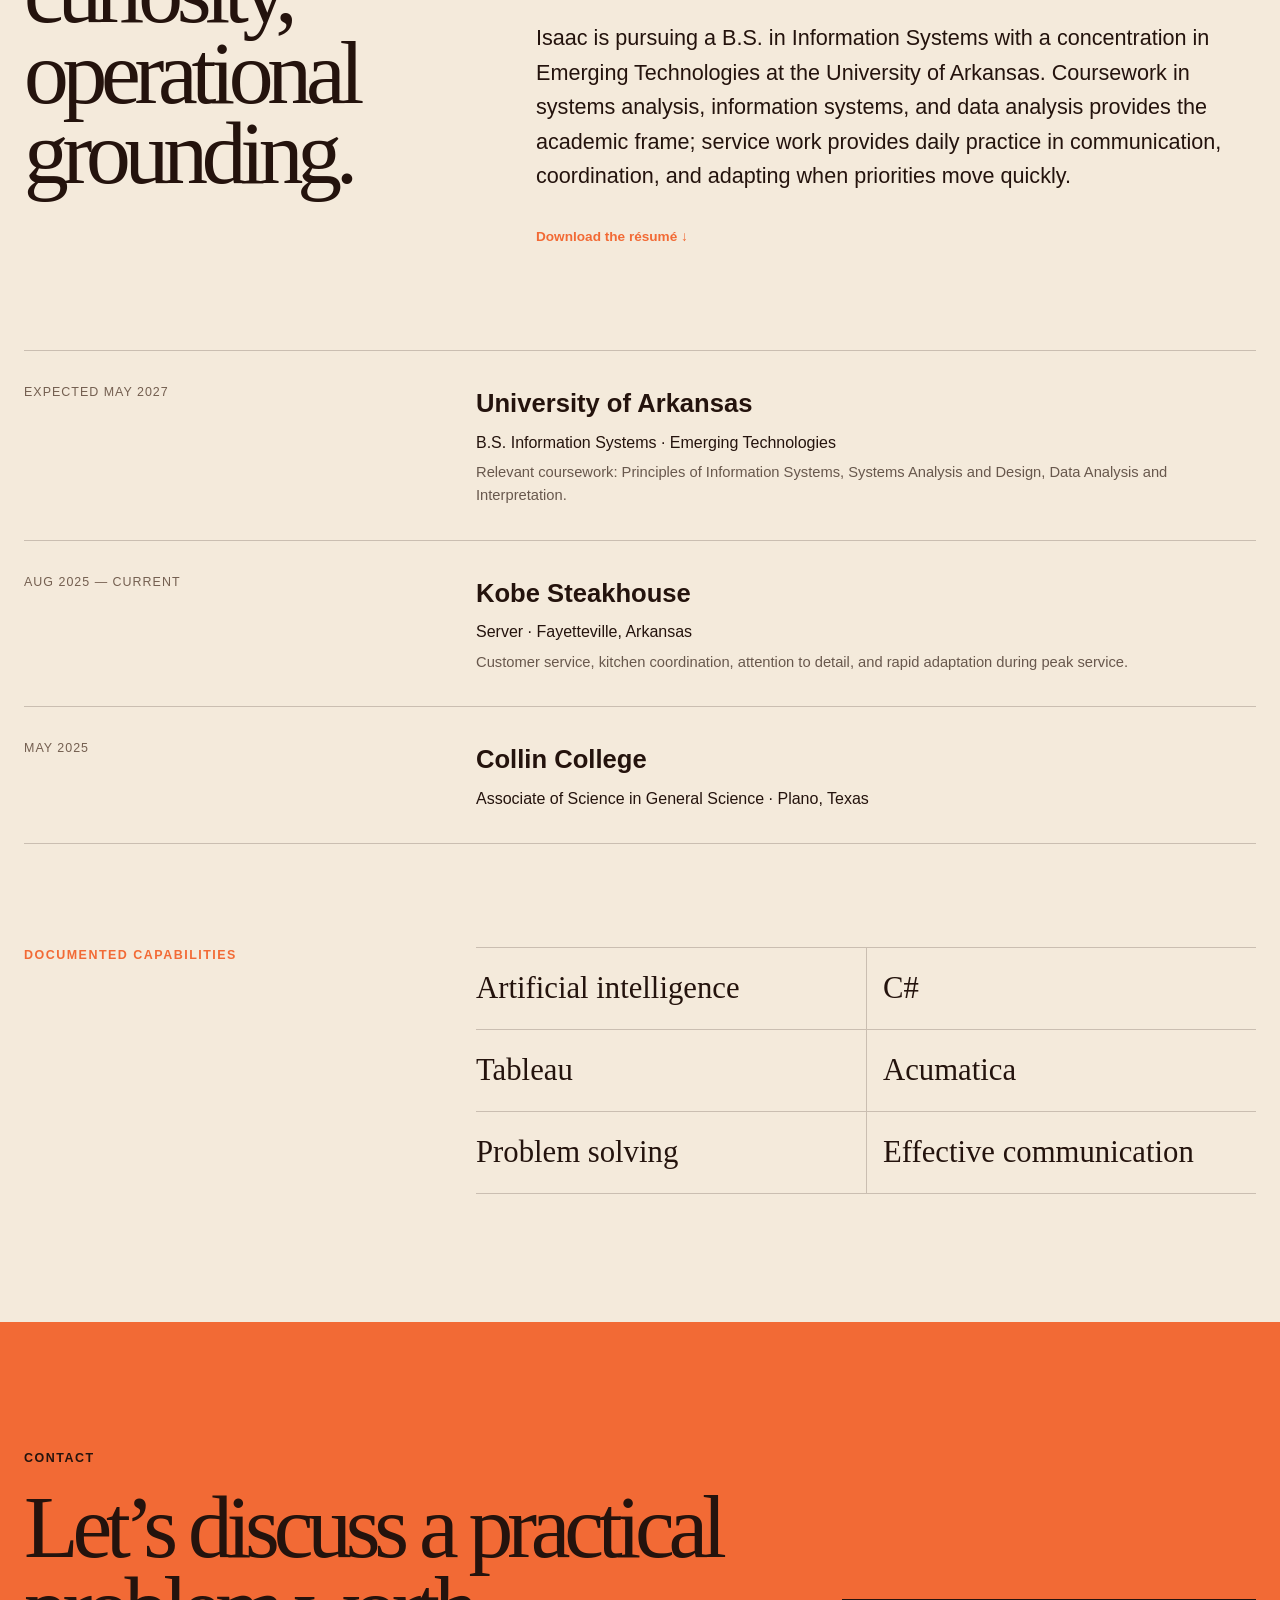
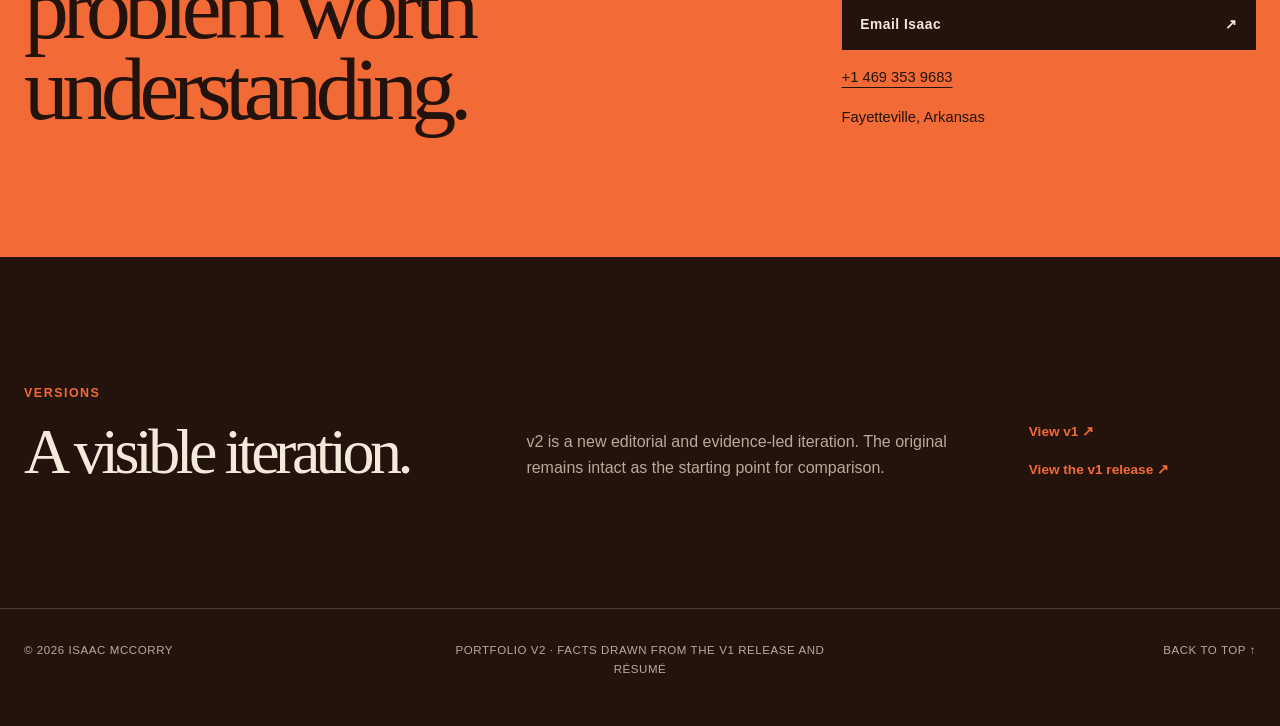
<file: v2/index.html>
<!doctype html>
<html lang="en">
<head>
  <meta charset="utf-8">
  <meta name="viewport" content="width=device-width, initial-scale=1">
  <meta name="description" content="Isaac McCorry is an Information Systems student exploring AI, spatial computing, data, and practical operations.">
  <meta name="theme-color" content="#24130d">
  <title>Isaac McCorry — Information Systems and AI</title>
  <link rel="preload" href="assets/isaac-mccorry-portrait.jpg" as="image" type="image/jpeg">
  <link rel="icon" type="image/svg+xml" href="data:image/svg+xml,%3Csvg xmlns='http://www.w3.org/2000/svg' viewBox='0 0 64 64'%3E%3Crect width='64' height='64' rx='8' fill='%2324130d'/%3E%3Cpath d='M16 14h9v36h-9zm15 0h8l9 21V14h8v36h-8L39 29v21h-8z' fill='%23f4eadb'/%3E%3Ccircle cx='52' cy='12' r='5' fill='%23f26a35'/%3E%3C/svg%3E">
  <link rel="stylesheet" href="styles.css">
  <script defer src="script.js"></script>
</head>
<body>
  <a class="skip-link" href="#main">Skip to content</a>

  <header class="site-header" data-header>
    <a class="mark" href="#top" aria-label="Isaac McCorry home">IM<span>·</span></a>
    <nav class="nav-links" aria-label="Primary navigation">
      <a href="#work">Work</a>
      <a href="#case-studies">Case studies</a>
      <a href="#about">About</a>
      <a href="#contact">Contact</a>
    </nav>
    <a class="header-resume" href="assets/Isaac_Mccorry_Resume.docx" download>Résumé <span aria-hidden="true">↓</span></a>
  </header>

  <main id="main">
    <section class="hero" id="top" aria-labelledby="hero-title">
      <div class="hero-grid">
        <div class="hero-copy">
          <p class="eyebrow">Information systems · AI · Practical operations</p>
          <h1 id="hero-title" aria-label="Isaac McCorry">
            <span class="name-line"><span>Isaac</span></span>
            <span class="name-line name-line--offset"><span>McCorry</span></span>
          </h1>
          <p class="hero-intro">I study how emerging technology moves from a promising idea into a system people can actually use. My current work connects information systems, local AI tooling, spatial computing, and the operational discipline learned in fast-moving service environments.</p>
          <div class="hero-actions" aria-label="Primary actions">
            <a class="button button--solid" href="#work">Explore selected work <span aria-hidden="true">↘</span></a>
            <a class="button button--line" href="mailto:Mccorry43.Iml@email.com">Start a conversation</a>
          </div>
        </div>

        <figure class="portrait-wrap">
          <div class="portrait-frame">
            <img src="assets/isaac-mccorry-portrait.jpg" width="768" height="1365" alt="Portrait of Isaac McCorry wearing a dark blazer against a charcoal background.">
          </div>
          <figcaption>
            <span>Fayetteville, Arkansas</span>
            <span>Open to internships and project conversations</span>
          </figcaption>
        </figure>
      </div>
      <div class="hero-index" aria-label="Profile summary">
        <span>01 / Focus</span>
        <span>B.S. Information Systems</span>
        <span>Expected May 2027</span>
      </div>
    </section>

    <section class="work-section" id="work" aria-labelledby="work-title">
      <div class="section-heading section-heading--work">
        <div>
          <p class="eyebrow">Selected work</p>
          <h2 id="work-title">Ideas, then evidence.</h2>
        </div>
        <div class="rail-controls" aria-label="Selected work controls">
          <button type="button" data-work-prev aria-label="Previous project">←</button>
          <span aria-live="polite" data-work-count>01 / 02</span>
          <button type="button" data-work-next aria-label="Next project">→</button>
        </div>
      </div>

      <div class="work-rail" data-work-rail tabindex="0" aria-label="Selected projects. Use the arrow keys to move between projects.">
        <article class="project-card project-card--orange" data-work-card>
          <div class="project-card__top">
            <span class="project-number">01</span>
            <span class="status status--progress">In progress</span>
          </div>
          <div class="project-card__body">
            <p class="project-type">Independent spatial-computing exploration</p>
            <h3>Project<br>Overworld</h3>
            <p class="project-problem">How might a running-focused spatial experience support real-world competition without losing sight of a workable first prototype?</p>
          </div>
          <div class="project-card__footer">
            <dl>
              <div><dt>Role</dt><dd>Solo concept and technical setup</dd></div>
              <div><dt>Evidence</dt><dd>Workspace smoke test and local model API verification</dd></div>
            </dl>
            <a href="#overworld-study">Read the case study <span aria-hidden="true">↘</span></a>
          </div>
        </article>

        <article class="project-card project-card--ivory" data-work-card>
          <div class="project-card__top">
            <span class="project-number">02</span>
            <span class="status status--built">Built</span>
          </div>
          <div class="project-card__body">
            <p class="project-type">Portfolio system and evidence model</p>
            <h3>Portfolio<br>v2</h3>
            <p class="project-problem">How can a portfolio feel distinctive while making the boundary between completed work, tests, and next steps unmistakable?</p>
          </div>
          <div class="project-card__footer">
            <dl>
              <div><dt>Role</dt><dd>Content direction, design, and frontend build</dd></div>
              <div><dt>Evidence</dt><dd>Published site, source structure, and accessibility checks</dd></div>
            </dl>
            <a href="#portfolio-study">Read the case study <span aria-hidden="true">↘</span></a>
          </div>
        </article>
      </div>
      <p class="rail-hint">Scroll, swipe, use the arrow buttons, or press the left and right arrow keys.</p>
    </section>

    <section class="case-studies" id="case-studies" aria-labelledby="studies-title">
      <div class="section-heading">
        <p class="eyebrow">Case studies</p>
        <h2 id="studies-title">What is known.<br>What comes next.</h2>
      </div>

      <article class="case-study" id="overworld-study">
        <header class="case-study__header">
          <div>
            <span class="case-study__number">01</span>
            <h3>Project Overworld</h3>
          </div>
          <div class="case-meta">
            <span>Independent project</span>
            <span>Aug 2026 — present</span>
            <span class="status status--progress">In progress</span>
          </div>
        </header>

        <div class="case-study__grid">
          <section>
            <h4>Problem</h4>
            <p>The early idea is a spatial-computing concept centered on running and real-world competition. The immediate challenge was not to claim a finished product, but to reduce the concept to a first Solo Zone Challenge prototype and prepare a development environment that could support later experimentation.</p>
          </section>
          <section>
            <h4>Approach</h4>
            <p>Start with the technical foundation: define the prototype boundary, establish a Hermes-based workspace, verify basic local file operations, and connect a local language-model API before attempting a broader experience.</p>
          </section>
          <section>
            <h4>What I did</h4>
            <ul>
              <li>Defined the initial Solo Zone Challenge prototype scope.</li>
              <li>Set up a Hermes-based development workspace.</li>
              <li>Ran a smoke test for local file creation and retrieval.</li>
              <li>Configured and verified a local API using Unsloth and Qwen2.5-Coder.</li>
            </ul>
          </section>
          <section>
            <h4>Evidence or artifact</h4>
            <p>The documented evidence covers the working setup and verification steps above. It does not yet establish a tested spatial experience, user results, or a completed feature set.</p>
          </section>
          <section>
            <h4>Lesson</h4>
            <p>A reliable environment is useful evidence, but it is only the start. The next meaningful proof must come from an observable prototype behavior and a repeatable test, not from the breadth of the concept.</p>
          </section>
          <section>
            <h4>Next step</h4>
            <p>Turn the Solo Zone Challenge scope into a small interaction that can be demonstrated, tested, and documented with screenshots, code, and explicit acceptance criteria.</p>
          </section>
        </div>
      </article>

      <article class="case-study case-study--light" id="portfolio-study">
        <header class="case-study__header">
          <div>
            <span class="case-study__number">02</span>
            <h3>Portfolio v2</h3>
          </div>
          <div class="case-meta">
            <span>Personal portfolio</span>
            <span>2026 iteration</span>
            <span class="status status--built">Built</span>
          </div>
        </header>

        <div class="case-study__grid">
          <section>
            <h4>Problem</h4>
            <p>The original portfolio established the essential facts, but its single-card presentation did not yet show how decisions, evidence, incomplete work, and next steps relate.</p>
          </section>
          <section>
            <h4>Approach</h4>
            <p>Reframe the site as an editorial evidence record: preserve verified résumé facts, make project status visible at a glance, and give each featured project the same honest case-study structure.</p>
          </section>
          <section>
            <h4>What I did</h4>
            <ul>
              <li>Separated content, presentation, and interaction into maintainable files.</li>
              <li>Designed a responsive espresso, ivory, and burnt-orange visual system.</li>
              <li>Added keyboard, touch, wheel, and reduced-motion behavior.</li>
              <li>Kept the original v1 available as a versioned starting point.</li>
            </ul>
          </section>
          <section>
            <h4>Evidence or artifact</h4>
            <p>This page is the artifact. Its source repository includes the design record, content-source notes, setup instructions, and production-ready static files.</p>
          </section>
          <section>
            <h4>Lesson</h4>
            <p>A strong visual identity can sharpen credibility only when labels and evidence make the work easier to interpret. Motion should help readers move through proof, never postpone access to it.</p>
          </section>
          <section>
            <h4>Next step</h4>
            <p>Add new work only when a public artifact or verifiable project record can support the case study. Prooflane remains unpublished here because no approved evidence was available for this build.</p>
          </section>
        </div>
      </article>
    </section>

    <section class="about" id="about" aria-labelledby="about-title">
      <div class="about-lead">
        <p class="eyebrow">About and experience</p>
        <h2 id="about-title">Technical curiosity,<br>operational grounding.</h2>
        <p>Isaac is pursuing a B.S. in Information Systems with a concentration in Emerging Technologies at the University of Arkansas. Coursework in systems analysis, information systems, and data analysis provides the academic frame; service work provides daily practice in communication, coordination, and adapting when priorities move quickly.</p>
        <a class="text-link" href="assets/Isaac_Mccorry_Resume.docx" download>Download the résumé <span aria-hidden="true">↓</span></a>
      </div>

      <div class="timeline" aria-label="Education and experience timeline">
        <article>
          <span class="timeline__date">Expected May 2027</span>
          <div>
            <h3>University of Arkansas</h3>
            <p>B.S. Information Systems · Emerging Technologies</p>
            <p class="muted">Relevant coursework: Principles of Information Systems, Systems Analysis and Design, Data Analysis and Interpretation.</p>
          </div>
        </article>
        <article>
          <span class="timeline__date">Aug 2025 — current</span>
          <div>
            <h3>Kobe Steakhouse</h3>
            <p>Server · Fayetteville, Arkansas</p>
            <p class="muted">Customer service, kitchen coordination, attention to detail, and rapid adaptation during peak service.</p>
          </div>
        </article>
        <article>
          <span class="timeline__date">May 2025</span>
          <div>
            <h3>Collin College</h3>
            <p>Associate of Science in General Science · Plano, Texas</p>
          </div>
        </article>
      </div>

      <div class="capabilities">
        <p class="eyebrow">Documented capabilities</p>
        <ul>
          <li>Artificial intelligence</li>
          <li>C#</li>
          <li>Tableau</li>
          <li>Acumatica</li>
          <li>Problem solving</li>
          <li>Effective communication</li>
        </ul>
      </div>
    </section>

    <section class="contact" id="contact" aria-labelledby="contact-title">
      <div>
        <p class="eyebrow">Contact</p>
        <h2 id="contact-title">Let’s discuss a practical problem worth understanding.</h2>
      </div>
      <div class="contact-actions">
        <a class="button button--solid" href="mailto:Mccorry43.Iml@email.com">Email Isaac <span aria-hidden="true">↗</span></a>
        <a class="contact-detail" href="tel:+14693539683">+1 469 353 9683</a>
        <span class="contact-detail">Fayetteville, Arkansas</span>
      </div>
    </section>

    <section class="versions" aria-labelledby="versions-title">
      <div>
        <p class="eyebrow">Versions</p>
        <h2 id="versions-title">A visible iteration.</h2>
      </div>
      <p>v2 is a new editorial and evidence-led iteration. The original remains intact as the starting point for comparison.</p>
      <div class="version-links">
        <a href="https://ice5-dev.github.io/Isaac-Mccorry-Portfolio/v1/">View v1 <span aria-hidden="true">↗</span></a>
        <a href="https://github.com/Ice5-dev/Isaac-Mccorry-Portfolio/releases/tag/v1">View the v1 release <span aria-hidden="true">↗</span></a>
      </div>
    </section>
  </main>

  <footer>
    <span>© 2026 Isaac McCorry</span>
    <span>Portfolio v2 · Facts drawn from the v1 release and résumé</span>
    <a href="#top">Back to top ↑</a>
  </footer>
</body>
</html>
</file>
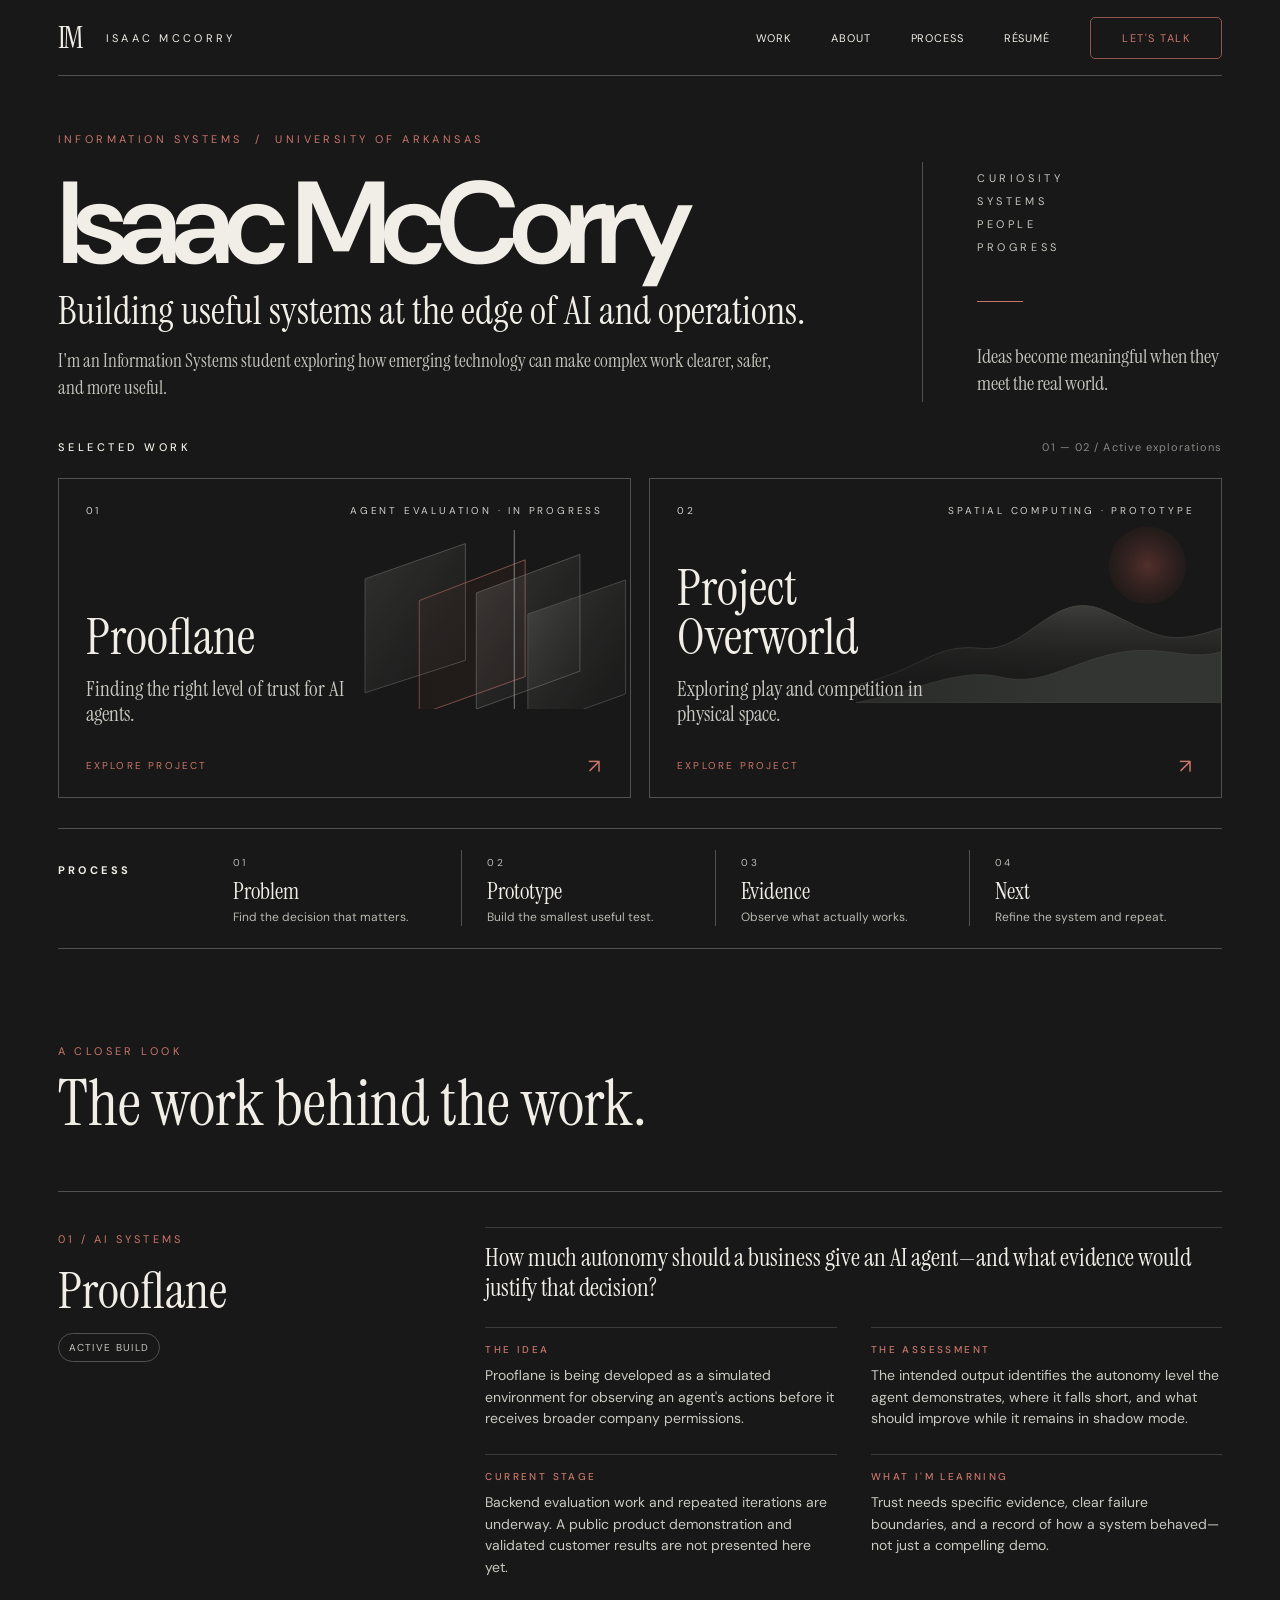
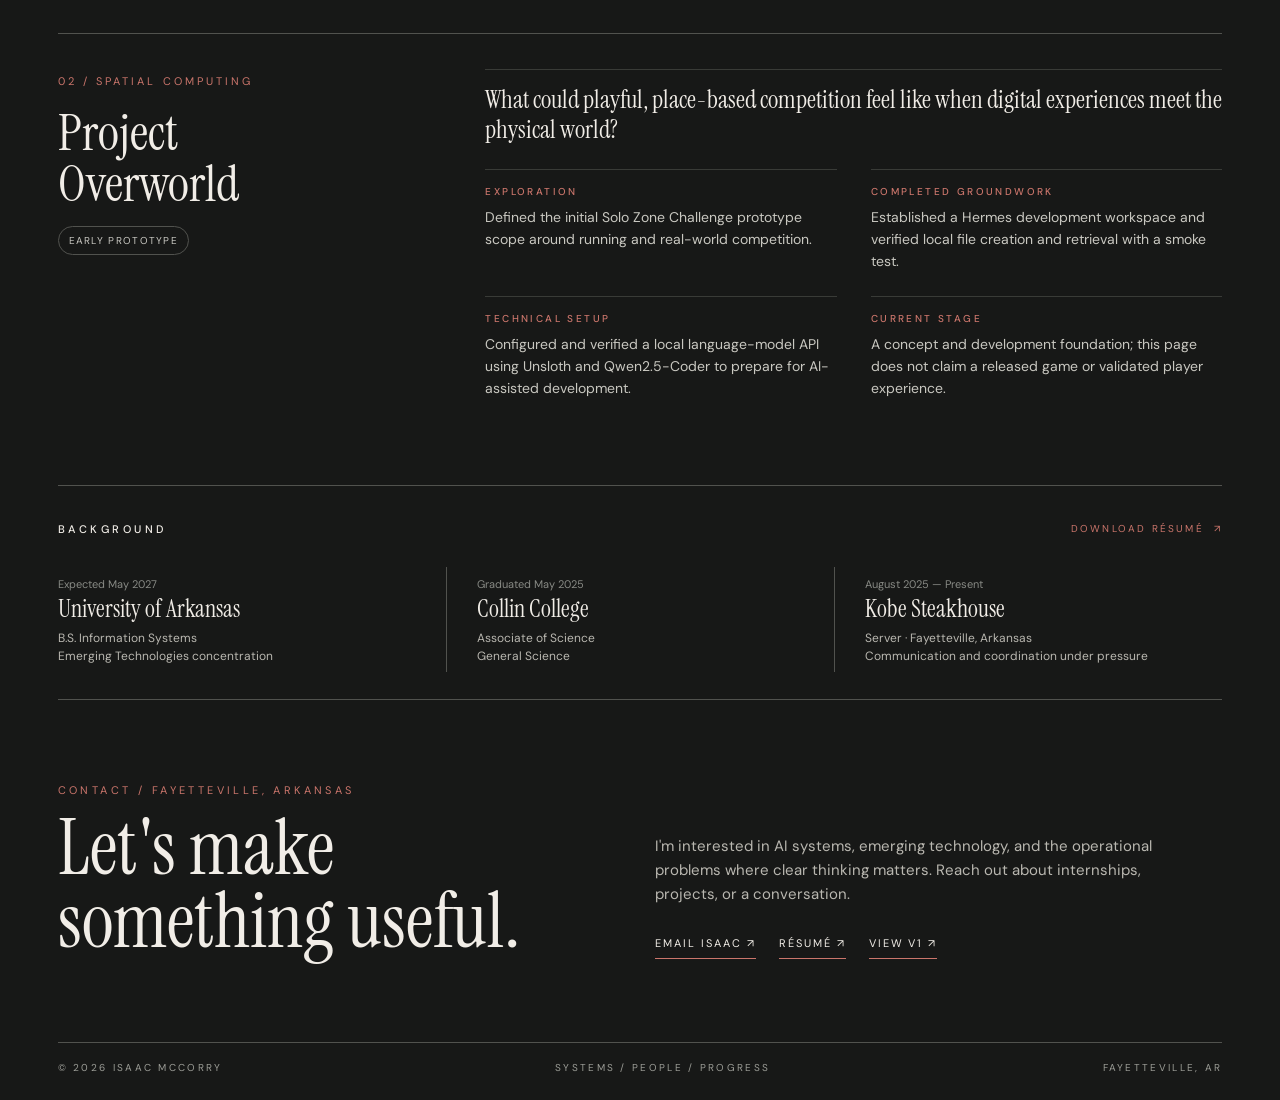
<file: v3/index.html>
<!doctype html>
<html lang="en">
<head>
  <meta charset="utf-8">
  <meta name="viewport" content="width=device-width, initial-scale=1">
  <meta name="theme-color" content="#171817">
  <meta name="description" content="Isaac McCorry is an Information Systems student building practical systems where AI meets real-world operations.">
  <title>Isaac McCorry — Systems, AI & Operations</title>
  <link rel="preconnect" href="https://fonts.googleapis.com">
  <link rel="preconnect" href="https://fonts.gstatic.com" crossorigin>
  <link href="https://fonts.googleapis.com/css2?family=DM+Sans:wght@400;500;600;700&family=Instrument+Serif:ital@0;1&display=swap" rel="stylesheet">
  <style>
    :root{color-scheme:dark;--bg:#171817;--surface:#1c1d1b;--paper:#f1ede7;--muted:#b9b7b0;--faint:#888a85;--rule:#51524e;--accent:#ca756b;--serif:'Instrument Serif',Georgia,serif;--sans:'DM Sans',Arial,sans-serif}
    *{box-sizing:border-box}html{scroll-behavior:smooth}body{margin:0;background:var(--bg);color:var(--paper);font-family:var(--sans);-webkit-font-smoothing:antialiased}a{color:inherit;text-decoration:none}button{font:inherit}a:focus-visible,button:focus-visible{outline:2px solid var(--accent);outline-offset:5px}::selection{background:var(--accent);color:#151515}
    .wrap{width:min(1430px,calc(100% - 9vw));margin:auto}.skip{position:absolute;left:1rem;top:-5rem;background:var(--paper);color:#111;padding:.7rem 1rem;z-index:10}.skip:focus{top:1rem}
    header{height:76px;display:flex;align-items:center;justify-content:space-between;border-bottom:1px solid var(--rule)}.identity{display:flex;align-items:center;gap:24px}.mark{font-family:var(--serif);font-size:31px;letter-spacing:-.08em;line-height:1}.brand{font-size:11px;letter-spacing:.3em;text-transform:uppercase}.nav{display:flex;align-items:center;gap:40px}.nav a{font-size:11px;letter-spacing:.08em;text-transform:uppercase;transition:color .2s}.nav a:hover,.text-link:hover{color:var(--accent)}.nav .contact-link{border:1px solid #8f564e;border-radius:5px;padding:13px 31px;color:var(--accent);letter-spacing:.14em}.nav .contact-link:hover{background:var(--accent);color:#141514}.menu-toggle{display:none;background:none;border:1px solid var(--rule);color:var(--paper);padding:10px 12px}
    .hero{padding:56px 0 29px;display:grid;grid-template-columns:minmax(0,1fr) 300px;gap:6vw;align-items:end}.eyebrow,.label{font-size:11px;letter-spacing:.31em;text-transform:uppercase}.eyebrow{color:var(--accent)}h1{font-size:clamp(5.2rem,9.1vw,10.2rem);line-height:.92;margin:24px 0 13px;letter-spacing:-.078em;font-weight:600;white-space:nowrap}.hero-statement{font:clamp(2rem,3.05vw,3.45rem)/1.08 var(--serif);margin:0 0 16px}.hero-intro{font:clamp(1.1rem,1.5vw,1.45rem)/1.4 var(--serif);color:#c3c2bb;max-width:720px;margin:0}.hero-aside{border-left:1px solid var(--rule);padding:5px 0 5px 54px;min-height:240px;display:flex;flex-direction:column;justify-content:space-between}.hero-aside .stack{font-size:11px;letter-spacing:.32em;line-height:2.1;text-transform:uppercase;color:#c7c6c0}.short-rule{height:1px;width:46px;background:var(--accent)}.hero-aside p{font:1.22rem/1.35 var(--serif);color:#c4c4be;margin:0}
    .section-top{display:flex;justify-content:space-between;align-items:baseline;margin:0 0 15px}.section-title{font-size:11px;letter-spacing:.32em;text-transform:uppercase;font-weight:500}.section-note{color:var(--faint);font-size:11px;letter-spacing:.1em}.project-grid{display:grid;grid-template-columns:1fr 1fr;gap:18px;margin:0 0 30px}.project-card{min-height:320px;border:1px solid var(--rule);position:relative;overflow:hidden;display:flex;flex-direction:column;justify-content:space-between;padding:25px 27px;isolation:isolate;transition:border-color .3s,transform .3s}.project-card:hover{border-color:#a6a19b;transform:translateY(-3px)}.card-meta,.card-foot{display:flex;justify-content:space-between;align-items:center;position:relative;z-index:2}.card-meta{font-size:10px;letter-spacing:.28em;text-transform:uppercase;color:#d0cfcb}.card-copy{z-index:2;max-width:56%;margin-top:auto}.card-copy h3{font:clamp(2.6rem,4vw,4.6rem)/.95 var(--serif);margin:0 0 15px}.card-copy p{font:clamp(1.2rem,1.65vw,1.75rem)/1.2 var(--serif);color:#c8c7c1;margin:0 0 32px}.card-foot{font-size:10px;letter-spacing:.22em;text-transform:uppercase;color:var(--accent)}.arrow{font-size:20px;line-height:0}.art{position:absolute;z-index:1;inset:0;pointer-events:none}.proof-art{right:-4%;left:47%;top:16%;opacity:.85}.world-art{left:36%;top:11%;opacity:.9}.project-card:after{content:"";position:absolute;inset:0;background:linear-gradient(90deg,rgba(23,24,23,.68) 0%,transparent 73%);z-index:1;pointer-events:none}
    .process{border-top:1px solid var(--rule);border-bottom:1px solid var(--rule);display:grid;grid-template-columns:150px repeat(4,1fr);padding:21px 0 22px;gap:0}.process .label{padding:4px 0}.process-item{border-left:1px solid var(--rule);padding:0 25px}.process-item:first-of-type{border:0}.process-item .num{font-size:10px;letter-spacing:.26em;color:#bdbbb6}.process-item h3{font:1.45rem/1 var(--serif);margin:9px 0 4px}.process-item p{font-size:12px;color:var(--muted);margin:0;line-height:1.5}
    .details{padding:95px 0 20px}.details-heading{font:clamp(3rem,5vw,5.8rem)/1 var(--serif);margin:14px 0 55px}.case{display:grid;grid-template-columns:1fr 2.1fr;gap:6vw;border-top:1px solid var(--rule);padding:35px 0 54px}.case-kicker{font-size:11px;text-transform:uppercase;letter-spacing:.28em;color:var(--accent)}.case h3{font:clamp(2.5rem,4vw,4.5rem)/1 var(--serif);margin:17px 0}.status{display:inline-block;border:1px solid var(--rule);border-radius:99px;padding:7px 10px;font-size:10px;letter-spacing:.13em;text-transform:uppercase;color:#c9c8c2}.case-body{display:grid;grid-template-columns:1fr 1fr;gap:24px 34px}.case-body div{border-top:1px solid #393b37;padding-top:15px}.case-body h4{font-size:10px;letter-spacing:.24em;text-transform:uppercase;color:var(--accent);margin:0 0 9px;font-weight:500}.case-body p{margin:0;color:#c9c8c1;line-height:1.55;font-size:14px}.case-body .full{grid-column:1/-1}.case-body .full p{font:1.55rem/1.22 var(--serif);color:var(--paper);max-width:800px}
    .bottom{border-top:1px solid var(--rule);margin-top:12px;padding-top:26px}.bottom-head{display:flex;align-items:center;justify-content:space-between}.text-link{color:var(--accent);font-size:10px;letter-spacing:.22em;text-transform:uppercase;transition:color .2s}.experience{display:grid;grid-template-columns:repeat(3,1fr);padding:22px 0 27px}.experience article{min-height:105px;padding:10px 30px 0;border-left:1px solid var(--rule)}.experience article:first-child{border:0;padding-left:0}.experience h3{font:1.5rem/1.1 var(--serif);margin:0 0 7px}.experience p{font-size:12px;line-height:1.5;color:var(--muted);margin:0}.experience .when{font-size:11px;color:var(--faint);margin-bottom:5px}
    .contact{display:grid;grid-template-columns:1fr 1fr;gap:30px;padding:83px 0;border-top:1px solid var(--rule)}.contact h2{font:clamp(3.2rem,6vw,6.5rem)/.96 var(--serif);margin:15px 0 0}.contact-right{align-self:end}.contact-right p{font-size:15px;line-height:1.6;color:var(--muted);max-width:510px}.contact-actions{display:flex;flex-wrap:wrap;gap:23px;margin-top:30px}.contact-actions a{font-size:11px;letter-spacing:.18em;text-transform:uppercase;border-bottom:1px solid var(--accent);padding-bottom:8px}.contact-actions a:hover{color:var(--accent)}footer{border-top:1px solid var(--rule);padding:18px 0 26px;display:flex;justify-content:space-between;gap:20px;color:#9c9d97;font-size:10px;letter-spacing:.23em;text-transform:uppercase}
    [data-reveal]{opacity:0;transform:translateY(20px);transition:opacity .7s ease,transform .7s ease}[data-reveal].visible{opacity:1;transform:none}
    @media(max-width:1080px){h1{font-size:clamp(4.7rem,9vw,8rem)}.hero{grid-template-columns:1fr 220px}.hero-aside{padding-left:30px}.card-copy{max-width:68%}.process{grid-template-columns:115px repeat(4,1fr)}.process-item{padding:0 12px}}
    @media(max-width:760px){.wrap{width:calc(100% - 36px)}header{height:67px}.brand{font-size:10px}.identity{gap:16px}.menu-toggle{display:block}.nav{display:none;position:absolute;top:67px;left:0;right:0;background:#20211f;border-bottom:1px solid var(--rule);z-index:5;padding:20px;flex-direction:column;align-items:stretch;gap:20px}.nav.open{display:flex}.nav .contact-link{text-align:center}.hero{display:block;padding:55px 0 42px}.hero h1{font-size:clamp(4.2rem,13.8vw,7.2rem);white-space:normal;letter-spacing:-.075em}.hero-statement{font-size:clamp(2.2rem,7vw,3.2rem)}.hero-aside{min-height:0;display:flex;flex-direction:row;align-items:center;gap:20px;border:0;border-top:1px solid var(--rule);padding:22px 0 0;margin-top:30px}.hero-aside .stack{font-size:9px;line-height:1.6}.hero-aside p{font-size:1rem;max-width:180px}.short-rule{display:none}.project-grid{grid-template-columns:1fr}.project-card{min-height:335px}.card-copy{max-width:70%}.process{grid-template-columns:1fr 1fr;gap:25px 12px}.process .label{grid-column:1/-1}.process-item{padding-left:15px}.process-item:nth-child(2),.process-item:nth-child(4){border-left:0;padding-left:0}.details{padding-top:70px}.case{grid-template-columns:1fr;gap:20px}.experience{grid-template-columns:1fr}.experience article,.experience article:first-child{border:0;border-top:1px solid #383a36;padding:16px 0;min-height:0}.contact{grid-template-columns:1fr;padding:65px 0}.contact-right{align-self:auto}footer{flex-direction:column;line-height:1.5}}
    @media(max-width:450px){.card-copy{max-width:80%}.project-card{min-height:310px}.world-art{left:30%;opacity:.62}.proof-art{left:43%;opacity:.65}.case-body{grid-template-columns:1fr}.case-body .full{grid-column:auto}.hero-aside p{display:none}.hero-statement{font-size:2.05rem}}
    @media(prefers-reduced-motion:reduce){html{scroll-behavior:auto}*,*:before,*:after{animation-duration:.01ms!important;transition-duration:.01ms!important}[data-reveal]{opacity:1;transform:none}}
  </style>
</head>
<body>
  <a class="skip" href="#main">Skip to content</a>
  <div class="wrap">
    <header>
      <a class="identity" href="#top" aria-label="Isaac McCorry, back to top"><span class="mark">IM</span><span class="brand">Isaac McCorry</span></a>
      <button class="menu-toggle" type="button" aria-expanded="false" aria-controls="site-nav">Menu</button>
      <nav class="nav" id="site-nav" aria-label="Main navigation"><a href="#work">Work</a><a href="#about">About</a><a href="#process">Process</a><a href="Isaac_Mccorry_Resume.docx" download>Résumé</a><a class="contact-link" href="#contact">Let's talk</a></nav>
    </header>
    <main id="main">
      <section class="hero" id="top" aria-labelledby="hero-title">
        <div><div class="eyebrow">Information systems&nbsp; / &nbsp;University of Arkansas</div><h1 id="hero-title">Isaac McCorry</h1><p class="hero-statement">Building useful systems at the edge of AI and operations.</p><p class="hero-intro">I'm an Information Systems student exploring how emerging technology can make complex work clearer, safer, and more useful.</p></div>
        <aside class="hero-aside" aria-label="Areas of focus"><div class="stack">Curiosity<br>Systems<br>People<br>Progress</div><div class="short-rule"></div><p>Ideas become meaningful when they meet the real world.</p></aside>
      </section>
      <section id="work" aria-labelledby="work-title"><div class="section-top"><h2 class="section-title" id="work-title">Selected work</h2><span class="section-note">01 — 02 / Active explorations</span></div>
        <div class="project-grid">
          <a class="project-card" href="#prooflane" aria-label="Read about Prooflane"><svg class="art proof-art" viewBox="0 0 600 330" preserveAspectRatio="xMidYMid slice" aria-hidden="true"><defs><linearGradient id="pane" x1="0" x2="1" y1="0" y2="1"><stop stop-color="#a9a8a5" stop-opacity=".27"/><stop offset="1" stop-color="#64645f" stop-opacity=".02"/></linearGradient></defs><path d="M70 90 255 25v215L70 300Z" fill="url(#pane)" stroke="#8e8d88" stroke-width="1"/><path d="M170 130 365 55v215L170 340Z" fill="#863f3b" fill-opacity=".11" stroke="#bc6e65" stroke-width="1.4"/><path d="M275 116 466 45v215l-191 70Z" fill="url(#pane)" stroke="#8e8d88" stroke-width="1"/><path d="M370 155 550 92v210l-180 65Z" fill="url(#pane)" stroke="#777873" stroke-width="1"/><path d="M345 0v330" stroke="#b8b7b1" stroke-width="1.4"/></svg><div class="card-meta"><span>01</span><span>Agent evaluation · In progress</span></div><div class="card-copy"><h3>Prooflane</h3><p>Finding the right level of trust for AI agents.</p></div><div class="card-foot"><span>Explore project</span><span class="arrow">↗</span></div></a>
          <a class="project-card" href="#overworld" aria-label="Read about Project Overworld"><svg class="art world-art" viewBox="0 0 640 330" preserveAspectRatio="xMidYMid slice" aria-hidden="true"><defs><linearGradient id="hill" x1="0" y1="0" x2="0" y2="1"><stop stop-color="#777872" stop-opacity=".44"/><stop offset="1" stop-color="#232422" stop-opacity=".03"/></linearGradient><radialGradient id="sun"><stop stop-color="#8f4843" stop-opacity=".55"/><stop offset="1" stop-color="#733631" stop-opacity=".13"/></radialGradient></defs><circle cx="510" cy="90" r="68" fill="url(#sun)"/><path d="M0 300C120 270 135 226 218 235S345 128 435 169 540 235 640 199v131H0Z" fill="url(#hill)" stroke="#797a74" stroke-opacity=".55"/><path d="M0 330C105 310 180 268 252 285s111-20 196-40 129 14 192-4v90Z" fill="#373936" stroke="#6a6a65" stroke-opacity=".5"/></svg><div class="card-meta"><span>02</span><span>Spatial computing · Prototype</span></div><div class="card-copy"><h3>Project<br>Overworld</h3><p>Exploring play and competition in physical space.</p></div><div class="card-foot"><span>Explore project</span><span class="arrow">↗</span></div></a>
        </div>
      </section>
      <section class="process" id="process" aria-label="Working approach"><h2 class="label">Process</h2><div class="process-item"><span class="num">01</span><h3>Problem</h3><p>Find the decision that matters.</p></div><div class="process-item"><span class="num">02</span><h3>Prototype</h3><p>Build the smallest useful test.</p></div><div class="process-item"><span class="num">03</span><h3>Evidence</h3><p>Observe what actually works.</p></div><div class="process-item"><span class="num">04</span><h3>Next</h3><p>Refine the system and repeat.</p></div></section>
      <section class="details" aria-labelledby="details-title"><div class="eyebrow">A closer look</div><h2 class="details-heading" id="details-title">The work behind the work.</h2>
        <article class="case" id="prooflane" data-reveal><div><span class="case-kicker">01 / AI systems</span><h3>Prooflane</h3><span class="status">Active build</span></div><div class="case-body"><div class="full"><p>How much autonomy should a business give an AI agent—and what evidence would justify that decision?</p></div><div><h4>The idea</h4><p>Prooflane is being developed as a simulated environment for observing an agent's actions before it receives broader company permissions.</p></div><div><h4>The assessment</h4><p>The intended output identifies the autonomy level the agent demonstrates, where it falls short, and what should improve while it remains in shadow mode.</p></div><div><h4>Current stage</h4><p>Backend evaluation work and repeated iterations are underway. A public product demonstration and validated customer results are not presented here yet.</p></div><div><h4>What I'm learning</h4><p>Trust needs specific evidence, clear failure boundaries, and a record of how a system behaved—not just a compelling demo.</p></div></div></article>
        <article class="case" id="overworld" data-reveal><div><span class="case-kicker">02 / Spatial computing</span><h3>Project<br>Overworld</h3><span class="status">Early prototype</span></div><div class="case-body"><div class="full"><p>What could playful, place-based competition feel like when digital experiences meet the physical world?</p></div><div><h4>Exploration</h4><p>Defined the initial Solo Zone Challenge prototype scope around running and real-world competition.</p></div><div><h4>Completed groundwork</h4><p>Established a Hermes development workspace and verified local file creation and retrieval with a smoke test.</p></div><div><h4>Technical setup</h4><p>Configured and verified a local language-model API using Unsloth and Qwen2.5-Coder to prepare for AI-assisted development.</p></div><div><h4>Current stage</h4><p>A concept and development foundation; this page does not claim a released game or validated player experience.</p></div></div></article>
      </section>
      <section class="bottom" id="about" aria-labelledby="about-title"><div class="bottom-head"><h2 class="section-title" id="about-title">Background</h2><a class="text-link" href="Isaac_Mccorry_Resume.docx" download>Download résumé&nbsp; ↗</a></div><div class="experience"><article><div class="when">Expected May 2027</div><h3>University of Arkansas</h3><p>B.S. Information Systems<br>Emerging Technologies concentration</p></article><article><div class="when">Graduated May 2025</div><h3>Collin College</h3><p>Associate of Science<br>General Science</p></article><article><div class="when">August 2025 — Present</div><h3>Kobe Steakhouse</h3><p>Server · Fayetteville, Arkansas<br>Communication and coordination under pressure</p></article></div></section>
      <section class="contact" id="contact" aria-labelledby="contact-title"><div><div class="eyebrow">Contact / Fayetteville, Arkansas</div><h2 id="contact-title">Let's make<br>something useful.</h2></div><div class="contact-right"><p>I'm interested in AI systems, emerging technology, and the operational problems where clear thinking matters. Reach out about internships, projects, or a conversation.</p><div class="contact-actions"><a href="mailto:Mccorry43.Iml@email.com">Email Isaac ↗</a><a href="Isaac_Mccorry_Resume.docx" download>Résumé ↗</a><a href="https://ice5-dev.github.io/Isaac-Mccorry-Portfolio/v1/" target="_blank" rel="noopener">View v1 ↗</a></div></div></section>
    </main>
    <footer><span>© 2026 Isaac McCorry</span><span>Systems / People / Progress</span><span>Fayetteville, AR</span></footer>
  </div>
  <script>
    const toggle=document.querySelector('.menu-toggle'),nav=document.querySelector('.nav');toggle.addEventListener('click',()=>{const open=toggle.getAttribute('aria-expanded')!=='true';toggle.setAttribute('aria-expanded',String(open));nav.classList.toggle('open',open)});nav.querySelectorAll('a').forEach(link=>link.addEventListener('click',()=>{toggle.setAttribute('aria-expanded','false');nav.classList.remove('open')}));
    if('IntersectionObserver' in window&& !matchMedia('(prefers-reduced-motion: reduce)').matches){const observer=new IntersectionObserver(entries=>{entries.forEach(entry=>{if(entry.isIntersecting){entry.target.classList.add('visible');observer.unobserve(entry.target)}})},{threshold:.08});document.querySelectorAll('[data-reveal]').forEach(el=>observer.observe(el))}else document.querySelectorAll('[data-reveal]').forEach(el=>el.classList.add('visible'));
  </script>
</body>
</html>
</file>
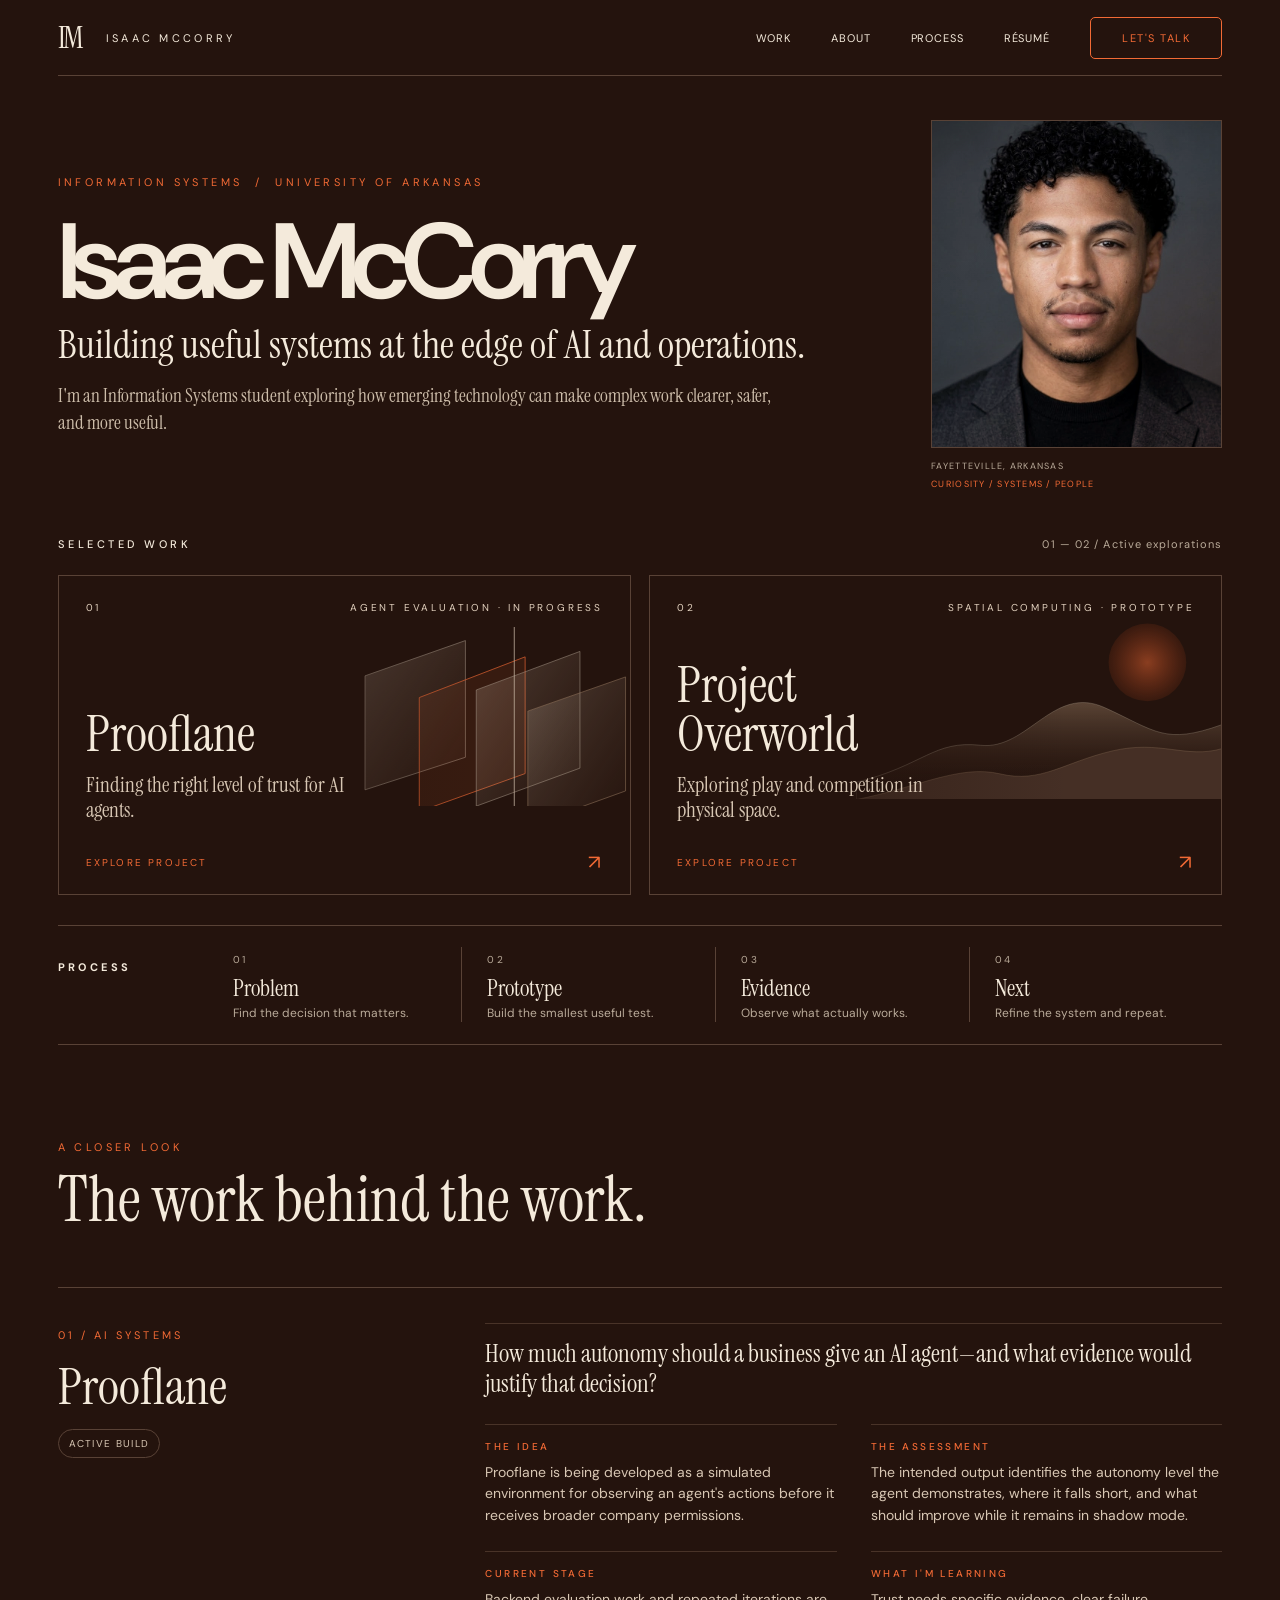
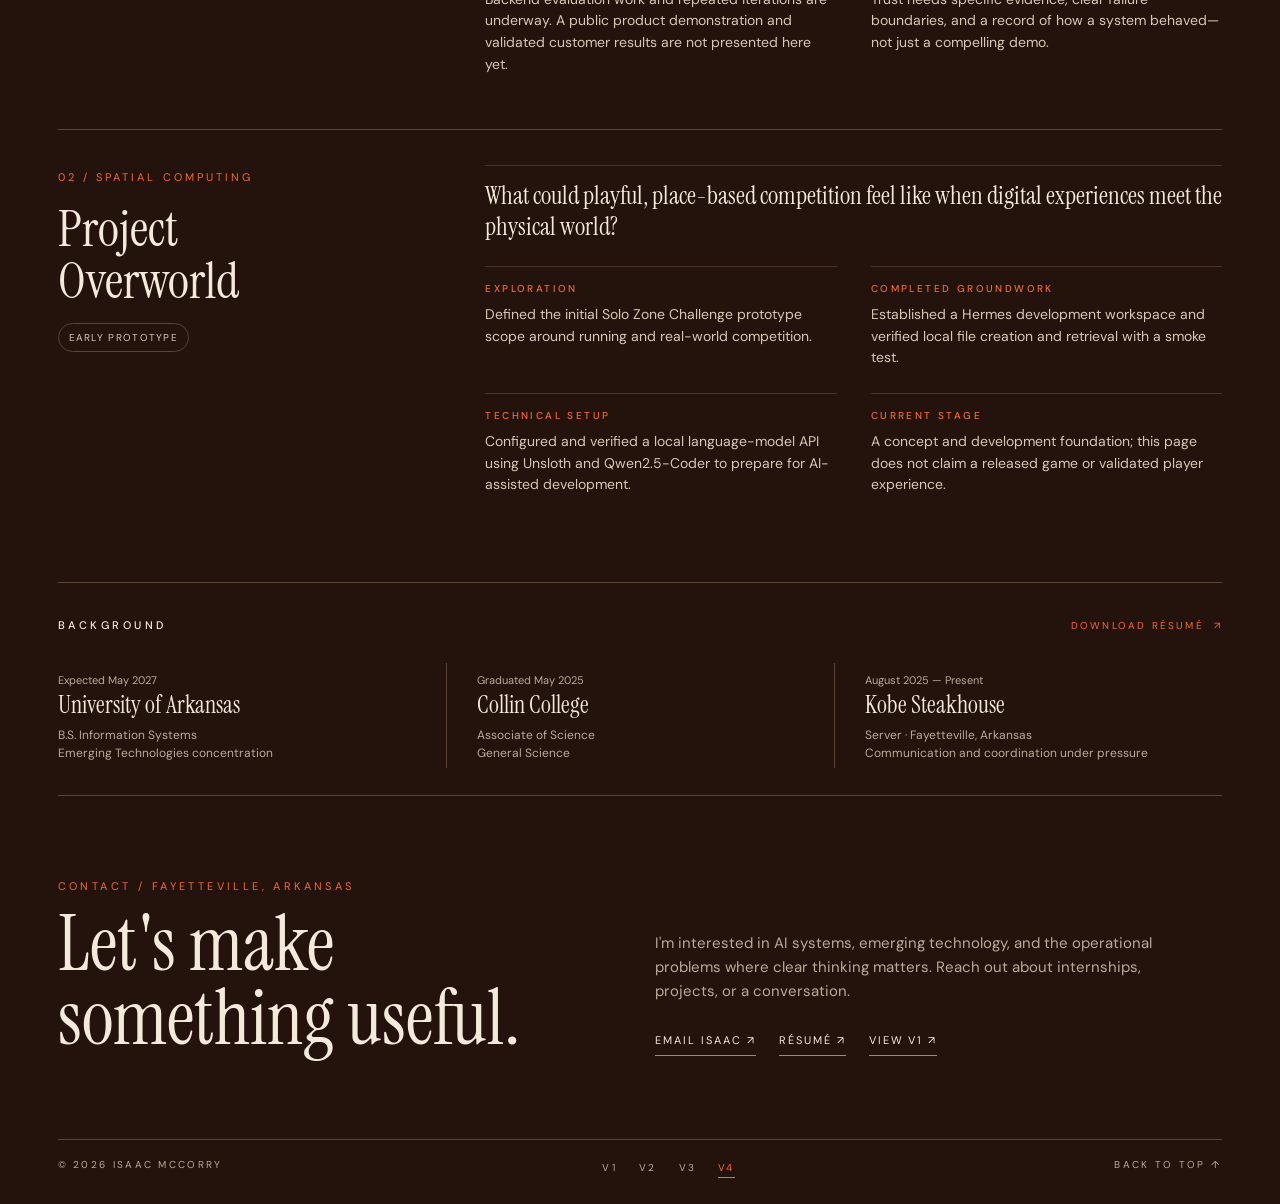
<file: v4/index.html>
<!doctype html>
<html lang="en">
<head>
  <meta charset="utf-8">
  <meta name="viewport" content="width=device-width, initial-scale=1">
  <meta name="theme-color" content="#24130d">
  <meta name="description" content="Isaac McCorry is an Information Systems student building practical systems where AI meets real-world operations.">
  <title>Isaac McCorry — Systems, AI & Operations · v4</title>
  <link rel="preload" href="isaac-mccorry-portrait.jpg" as="image" type="image/jpeg">
  <link rel="preconnect" href="https://fonts.googleapis.com">
  <link rel="preconnect" href="https://fonts.gstatic.com" crossorigin>
  <link href="https://fonts.googleapis.com/css2?family=DM+Sans:wght@400;500;600;700&family=Instrument+Serif:ital@0;1&display=swap" rel="stylesheet">
  <link rel="stylesheet" href="styles.css">
</head>
<body>
  <a class="skip" href="#main">Skip to content</a>
  <div class="wrap">
    <header>
      <a class="identity" href="#top" aria-label="Isaac McCorry, back to top"><span class="mark">IM</span><span class="brand">Isaac McCorry</span></a>
      <button class="menu-toggle" type="button" aria-expanded="false" aria-controls="site-nav">Menu</button>
      <nav class="nav" id="site-nav" aria-label="Main navigation"><a href="#work">Work</a><a href="#about">About</a><a href="#process">Process</a><a href="Isaac_Mccorry_Resume.docx" download>Résumé</a><a class="contact-link" href="#contact">Let's talk</a></nav>
    </header>
    <main id="main">
      <section class="hero" id="top" aria-labelledby="hero-title">
        <div><div class="eyebrow">Information systems&nbsp; / &nbsp;University of Arkansas</div><h1 id="hero-title">Isaac McCorry</h1><p class="hero-statement">Building useful systems at the edge of AI and operations.</p><p class="hero-intro">I'm an Information Systems student exploring how emerging technology can make complex work clearer, safer, and more useful.</p></div>
        <figure class="hero-portrait">
          <div class="portrait-frame"><img src="isaac-mccorry-portrait.jpg" width="768" height="1364" fetchpriority="high" alt="Portrait of Isaac McCorry wearing a dark blazer against a charcoal background."></div>
          <figcaption><span>Fayetteville, Arkansas</span><span class="portrait-caption">Curiosity / Systems / People</span></figcaption>
        </figure>
      </section>
      <section id="work" aria-labelledby="work-title"><div class="section-top"><h2 class="section-title" id="work-title">Selected work</h2><span class="section-note">01 — 02 / Active explorations</span></div>
        <div class="project-grid">
          <a class="project-card" href="#prooflane" aria-label="Read about Prooflane"><svg class="art proof-art" viewBox="0 0 600 330" preserveAspectRatio="xMidYMid slice" aria-hidden="true"><defs><linearGradient id="pane" x1="0" x2="1" y1="0" y2="1"><stop stop-color="#e3d2bf" stop-opacity=".27"/><stop offset="1" stop-color="#a8896d" stop-opacity=".02"/></linearGradient></defs><path d="M70 90 255 25v215L70 300Z" fill="url(#pane)" stroke="#b9aa99" stroke-width="1"/><path d="M170 130 365 55v215L170 340Z" fill="#f26a35" fill-opacity=".11" stroke="#f26a35" stroke-width="1.4"/><path d="M275 116 466 45v215l-191 70Z" fill="url(#pane)" stroke="#b9aa99" stroke-width="1"/><path d="M370 155 550 92v210l-180 65Z" fill="url(#pane)" stroke="#a8896d" stroke-width="1"/><path d="M345 0v330" stroke="#e3d2bf" stroke-width="1.4"/></svg><div class="card-meta"><span>01</span><span>Agent evaluation · In progress</span></div><div class="card-copy"><h3>Prooflane</h3><p>Finding the right level of trust for AI agents.</p></div><div class="card-foot"><span>Explore project</span><span class="arrow">↗</span></div></a>
          <a class="project-card" href="#overworld" aria-label="Read about Project Overworld"><svg class="art world-art" viewBox="0 0 640 330" preserveAspectRatio="xMidYMid slice" aria-hidden="true"><defs><linearGradient id="hill" x1="0" y1="0" x2="0" y2="1"><stop stop-color="#ad8f72" stop-opacity=".44"/><stop offset="1" stop-color="#24130d" stop-opacity=".03"/></linearGradient><radialGradient id="sun"><stop stop-color="#f26a35" stop-opacity=".55"/><stop offset="1" stop-color="#d75020" stop-opacity=".13"/></radialGradient></defs><circle cx="510" cy="90" r="68" fill="url(#sun)"/><path d="M0 300C120 270 135 226 218 235S345 128 435 169 540 235 640 199v131H0Z" fill="url(#hill)" stroke="#b9aa99" stroke-opacity=".55"/><path d="M0 330C105 310 180 268 252 285s111-20 196-40 129 14 192-4v90Z" fill="#493328" stroke="#a8896d" stroke-opacity=".5"/></svg><div class="card-meta"><span>02</span><span>Spatial computing · Prototype</span></div><div class="card-copy"><h3>Project<br>Overworld</h3><p>Exploring play and competition in physical space.</p></div><div class="card-foot"><span>Explore project</span><span class="arrow">↗</span></div></a>
        </div>
      </section>
      <section class="process" id="process" aria-label="Working approach"><h2 class="label">Process</h2><div class="process-item"><span class="num">01</span><h3>Problem</h3><p>Find the decision that matters.</p></div><div class="process-item"><span class="num">02</span><h3>Prototype</h3><p>Build the smallest useful test.</p></div><div class="process-item"><span class="num">03</span><h3>Evidence</h3><p>Observe what actually works.</p></div><div class="process-item"><span class="num">04</span><h3>Next</h3><p>Refine the system and repeat.</p></div></section>
      <section class="details" aria-labelledby="details-title"><div class="eyebrow">A closer look</div><h2 class="details-heading" id="details-title">The work behind the work.</h2>
        <article class="case" id="prooflane" data-reveal><div><span class="case-kicker">01 / AI systems</span><h3>Prooflane</h3><span class="status">Active build</span></div><div class="case-body"><div class="full"><p>How much autonomy should a business give an AI agent—and what evidence would justify that decision?</p></div><div><h4>The idea</h4><p>Prooflane is being developed as a simulated environment for observing an agent's actions before it receives broader company permissions.</p></div><div><h4>The assessment</h4><p>The intended output identifies the autonomy level the agent demonstrates, where it falls short, and what should improve while it remains in shadow mode.</p></div><div><h4>Current stage</h4><p>Backend evaluation work and repeated iterations are underway. A public product demonstration and validated customer results are not presented here yet.</p></div><div><h4>What I'm learning</h4><p>Trust needs specific evidence, clear failure boundaries, and a record of how a system behaved—not just a compelling demo.</p></div></div></article>
        <article class="case" id="overworld" data-reveal><div><span class="case-kicker">02 / Spatial computing</span><h3>Project<br>Overworld</h3><span class="status">Early prototype</span></div><div class="case-body"><div class="full"><p>What could playful, place-based competition feel like when digital experiences meet the physical world?</p></div><div><h4>Exploration</h4><p>Defined the initial Solo Zone Challenge prototype scope around running and real-world competition.</p></div><div><h4>Completed groundwork</h4><p>Established a Hermes development workspace and verified local file creation and retrieval with a smoke test.</p></div><div><h4>Technical setup</h4><p>Configured and verified a local language-model API using Unsloth and Qwen2.5-Coder to prepare for AI-assisted development.</p></div><div><h4>Current stage</h4><p>A concept and development foundation; this page does not claim a released game or validated player experience.</p></div></div></article>
      </section>
      <section class="bottom" id="about" aria-labelledby="about-title"><div class="bottom-head"><h2 class="section-title" id="about-title">Background</h2><a class="text-link" href="Isaac_Mccorry_Resume.docx" download>Download résumé&nbsp; ↗</a></div><div class="experience"><article><div class="when">Expected May 2027</div><h3>University of Arkansas</h3><p>B.S. Information Systems<br>Emerging Technologies concentration</p></article><article><div class="when">Graduated May 2025</div><h3>Collin College</h3><p>Associate of Science<br>General Science</p></article><article><div class="when">August 2025 — Present</div><h3>Kobe Steakhouse</h3><p>Server · Fayetteville, Arkansas<br>Communication and coordination under pressure</p></article></div></section>
      <section class="contact" id="contact" aria-labelledby="contact-title"><div><div class="eyebrow">Contact / Fayetteville, Arkansas</div><h2 id="contact-title">Let's make<br>something useful.</h2></div><div class="contact-right"><p>I'm interested in AI systems, emerging technology, and the operational problems where clear thinking matters. Reach out about internships, projects, or a conversation.</p><div class="contact-actions"><a href="mailto:Mccorry43.Iml@email.com">Email Isaac ↗</a><a href="Isaac_Mccorry_Resume.docx" download>Résumé ↗</a><a href="https://ice5-dev.github.io/Isaac-Mccorry-Portfolio/v1/" target="_blank" rel="noopener">View v1 ↗</a></div></div></section>
    </main>
    <footer><span>© 2026 Isaac McCorry</span><nav class="version-nav" aria-label="Portfolio versions"><a href="../v1/">v1</a><a href="../v2/">v2</a><a href="../v3/">v3</a><a href="./" aria-current="page">v4</a></nav><a href="#top">Back to top ↑</a></footer>
  </div>
  <script src="script.js" defer></script>
</body>
</html>
</file>
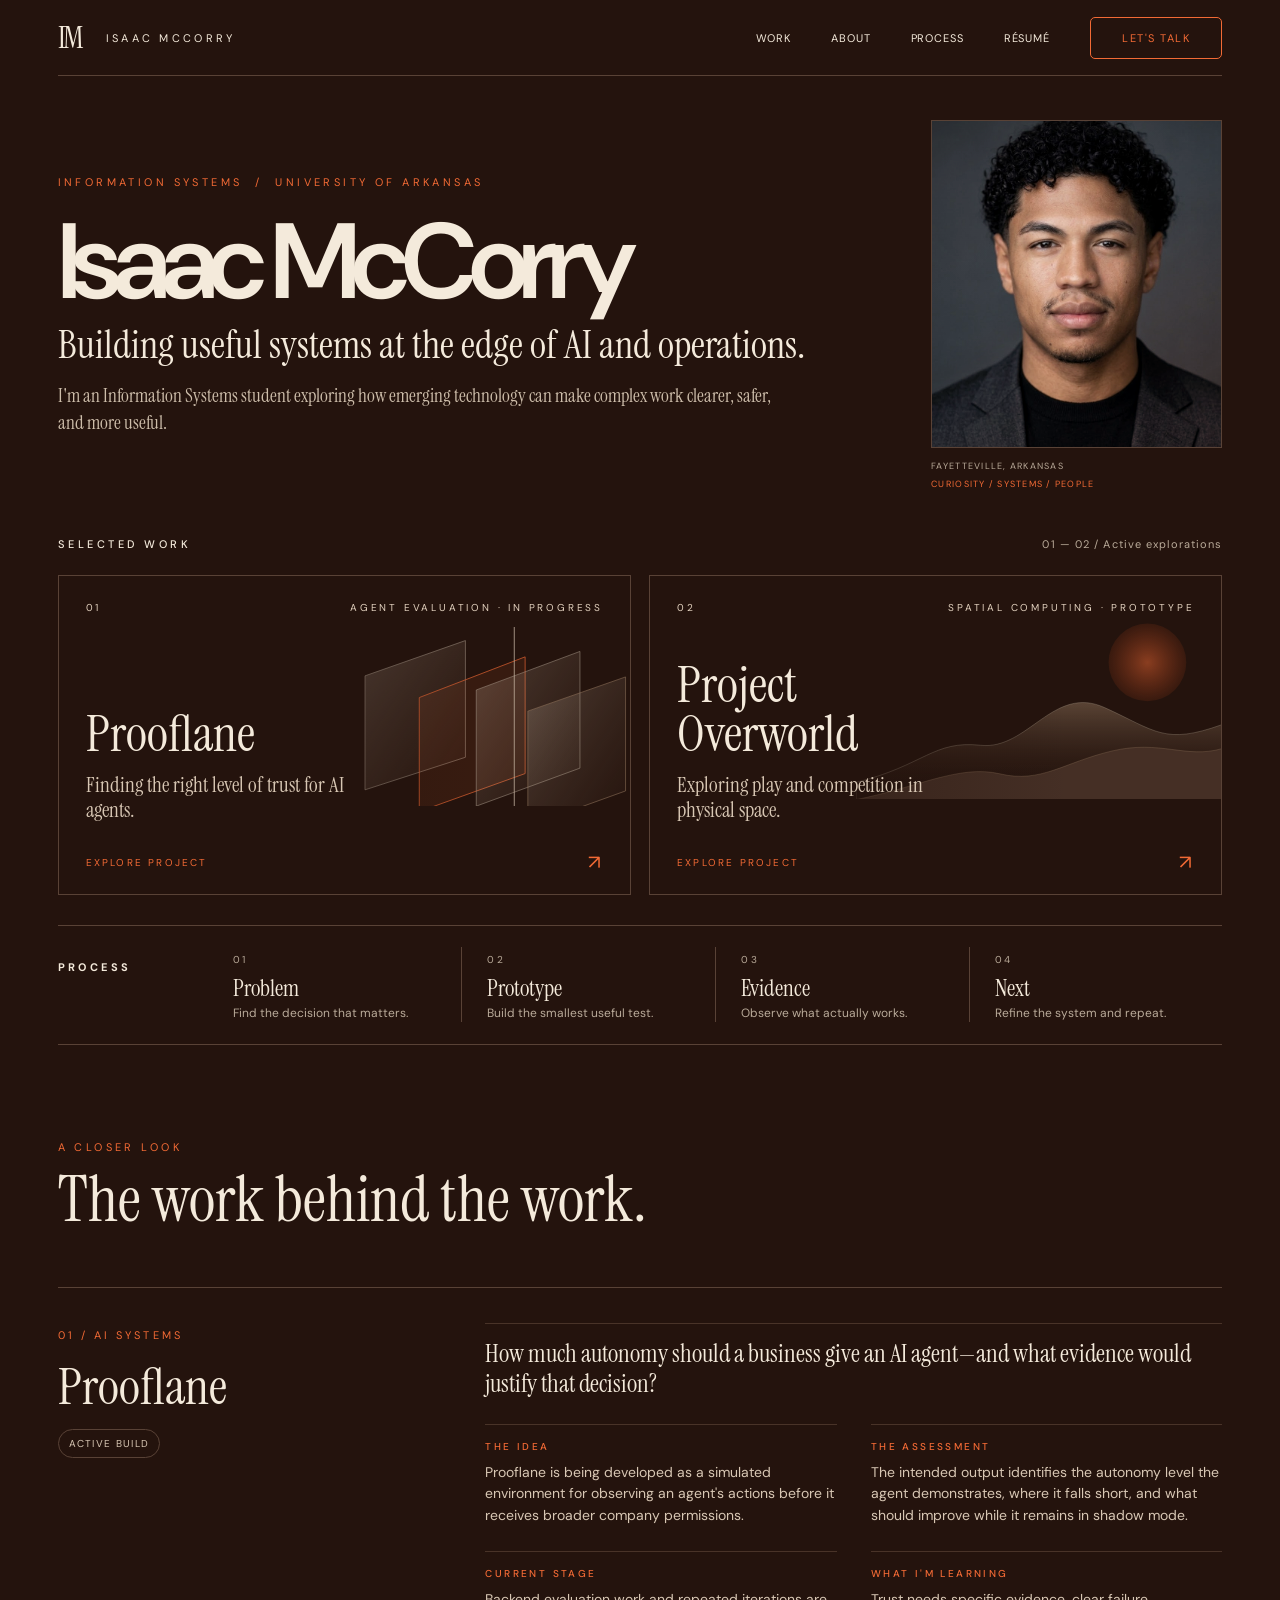
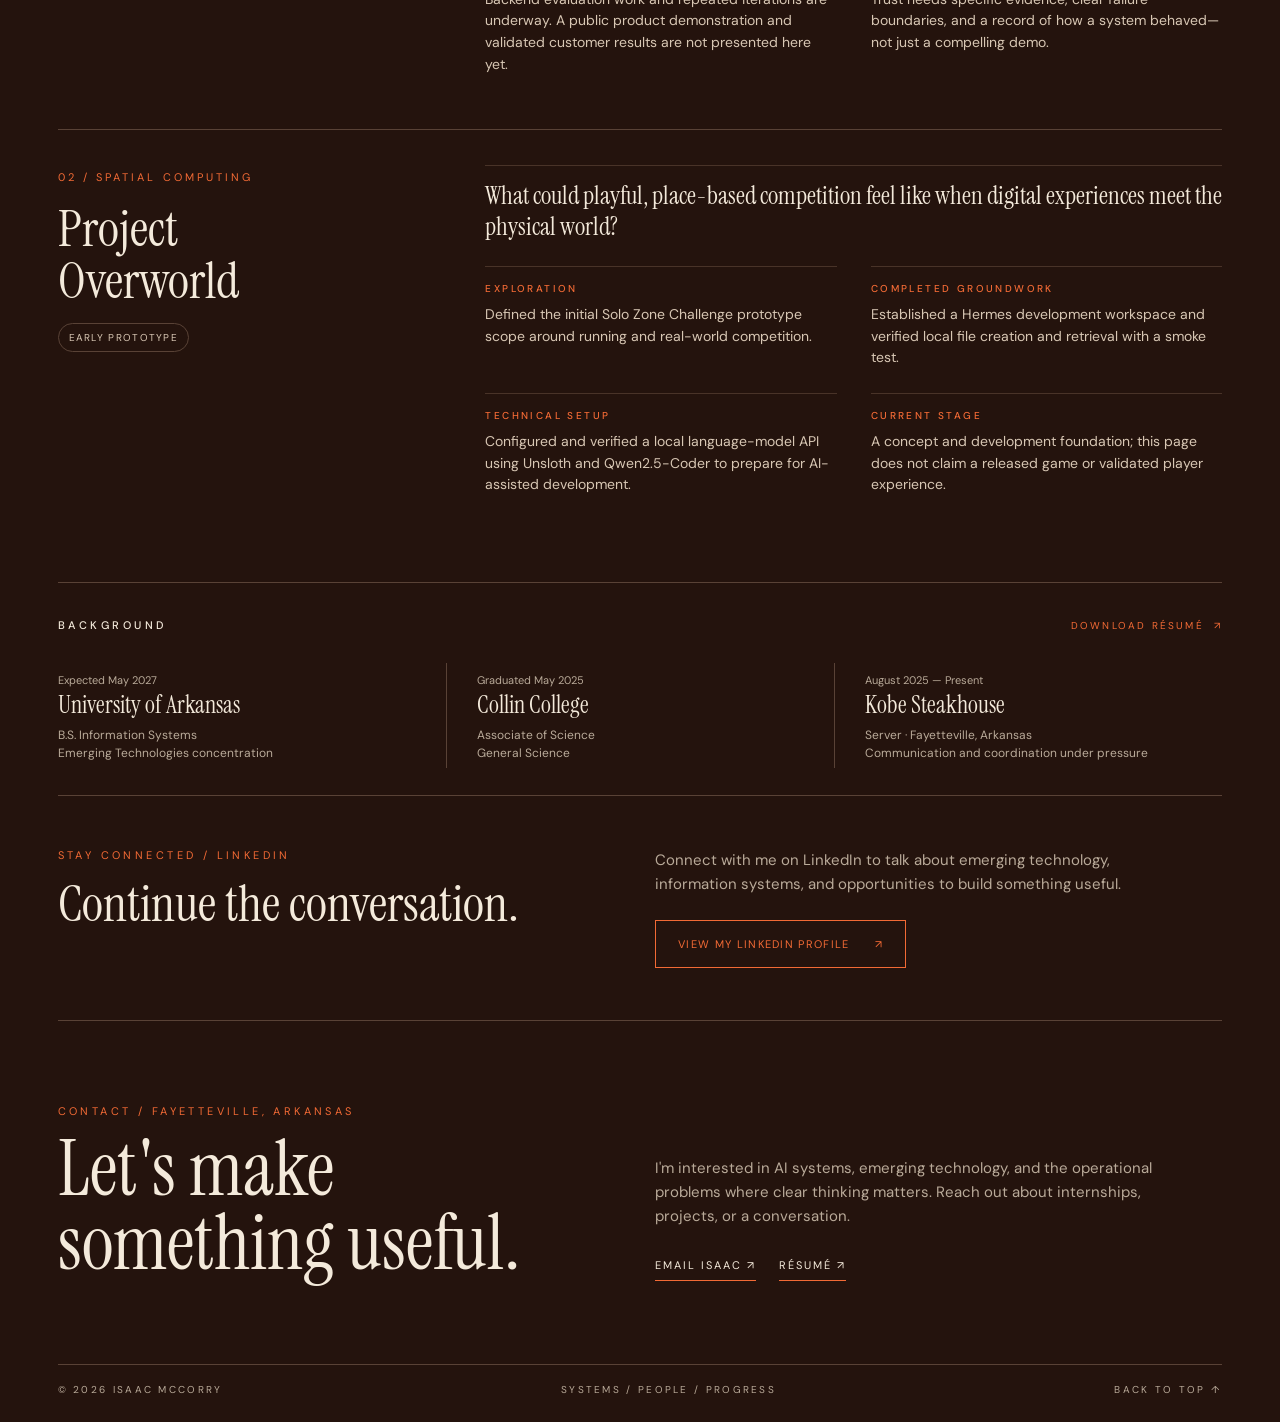
<file: v5/index.html>
<!doctype html>
<html lang="en">
<head>
  <meta charset="utf-8">
  <meta name="viewport" content="width=device-width, initial-scale=1">
  <meta name="theme-color" content="#24130d">
  <meta name="description" content="Isaac McCorry is an Information Systems student building practical systems where AI meets real-world operations.">
  <title>Isaac McCorry — Systems, AI & Operations</title>
  <link rel="preload" href="isaac-mccorry-portrait.jpg" as="image" type="image/jpeg">
  <link rel="preconnect" href="https://fonts.googleapis.com">
  <link rel="preconnect" href="https://fonts.gstatic.com" crossorigin>
  <link href="https://fonts.googleapis.com/css2?family=DM+Sans:wght@400;500;600;700&family=Instrument+Serif:ital@0;1&display=swap" rel="stylesheet">
  <link rel="stylesheet" href="styles.css?v=mobile-1">
</head>
<body>
  <a class="skip" href="#main">Skip to content</a>
  <div class="wrap">
    <header>
      <a class="identity" href="#top" aria-label="Isaac McCorry, back to top"><span class="mark">IM</span><span class="brand">Isaac McCorry</span></a>
      <button class="menu-toggle" type="button" aria-expanded="false" aria-controls="site-nav">Menu</button>
      <nav class="nav" id="site-nav" aria-label="Main navigation"><a href="#work">Work</a><a href="#about">About</a><a href="#process">Process</a><a class="mobile-linkedin" href="https://www.linkedin.com/in/isaacmcorry/" target="_blank" rel="noopener noreferrer">LinkedIn <span class="sr-only">(opens in a new tab)</span></a><a href="Isaac_Mccorry_Resume.docx" download>Résumé</a><a class="contact-link" href="#contact">Let's talk</a></nav>
    </header>
    <main id="main">
      <section class="hero" id="top" aria-labelledby="hero-title">
        <div><div class="eyebrow">Information systems&nbsp; / &nbsp;University of Arkansas</div><h1 id="hero-title">Isaac McCorry</h1><p class="hero-statement">Building useful systems at the edge of AI and operations.</p><p class="hero-intro">I'm an Information Systems student exploring how emerging technology can make complex work clearer, safer, and more useful.</p></div>
        <figure class="hero-portrait">
          <div class="portrait-frame"><img src="isaac-mccorry-portrait.jpg" width="768" height="1364" fetchpriority="high" alt="Portrait of Isaac McCorry wearing a dark blazer against a charcoal background."></div>
          <figcaption><span>Fayetteville, Arkansas</span><span class="portrait-caption">Curiosity / Systems / People</span></figcaption>
        </figure>
      </section>
      <section id="work" aria-labelledby="work-title"><div class="section-top"><h2 class="section-title" id="work-title">Selected work</h2><span class="section-note">01 — 02 / Active explorations</span></div>
        <div class="project-grid">
          <a class="project-card" href="#prooflane" aria-label="Read about Prooflane"><svg class="art proof-art" viewBox="0 0 600 330" preserveAspectRatio="xMidYMid slice" aria-hidden="true"><defs><linearGradient id="pane" x1="0" x2="1" y1="0" y2="1"><stop stop-color="#e3d2bf" stop-opacity=".27"/><stop offset="1" stop-color="#a8896d" stop-opacity=".02"/></linearGradient></defs><path d="M70 90 255 25v215L70 300Z" fill="url(#pane)" stroke="#b9aa99" stroke-width="1"/><path d="M170 130 365 55v215L170 340Z" fill="#f26a35" fill-opacity=".11" stroke="#f26a35" stroke-width="1.4"/><path d="M275 116 466 45v215l-191 70Z" fill="url(#pane)" stroke="#b9aa99" stroke-width="1"/><path d="M370 155 550 92v210l-180 65Z" fill="url(#pane)" stroke="#a8896d" stroke-width="1"/><path d="M345 0v330" stroke="#e3d2bf" stroke-width="1.4"/></svg><div class="card-meta"><span>01</span><span>Agent evaluation · In progress</span></div><div class="card-copy"><h3>Prooflane</h3><p>Finding the right level of trust for AI agents.</p></div><div class="card-foot"><span>Explore project</span><span class="arrow">↗</span></div></a>
          <a class="project-card" href="#overworld" aria-label="Read about Project Overworld"><svg class="art world-art" viewBox="0 0 640 330" preserveAspectRatio="xMidYMid slice" aria-hidden="true"><defs><linearGradient id="hill" x1="0" y1="0" x2="0" y2="1"><stop stop-color="#ad8f72" stop-opacity=".44"/><stop offset="1" stop-color="#24130d" stop-opacity=".03"/></linearGradient><radialGradient id="sun"><stop stop-color="#f26a35" stop-opacity=".55"/><stop offset="1" stop-color="#d75020" stop-opacity=".13"/></radialGradient></defs><circle cx="510" cy="90" r="68" fill="url(#sun)"/><path d="M0 300C120 270 135 226 218 235S345 128 435 169 540 235 640 199v131H0Z" fill="url(#hill)" stroke="#b9aa99" stroke-opacity=".55"/><path d="M0 330C105 310 180 268 252 285s111-20 196-40 129 14 192-4v90Z" fill="#493328" stroke="#a8896d" stroke-opacity=".5"/></svg><div class="card-meta"><span>02</span><span>Spatial computing · Prototype</span></div><div class="card-copy"><h3>Project<br>Overworld</h3><p>Exploring play and competition in physical space.</p></div><div class="card-foot"><span>Explore project</span><span class="arrow">↗</span></div></a>
        </div>
      </section>
      <section class="process" id="process" aria-label="Working approach"><h2 class="label">Process</h2><div class="process-item"><span class="num">01</span><h3>Problem</h3><p>Find the decision that matters.</p></div><div class="process-item"><span class="num">02</span><h3>Prototype</h3><p>Build the smallest useful test.</p></div><div class="process-item"><span class="num">03</span><h3>Evidence</h3><p>Observe what actually works.</p></div><div class="process-item"><span class="num">04</span><h3>Next</h3><p>Refine the system and repeat.</p></div></section>
      <section class="details" aria-labelledby="details-title"><div class="eyebrow">A closer look</div><h2 class="details-heading" id="details-title">The work behind the work.</h2>
        <article class="case" id="prooflane" data-reveal><div><span class="case-kicker">01 / AI systems</span><h3>Prooflane</h3><span class="status">Active build</span></div><div class="case-body"><div class="full"><p>How much autonomy should a business give an AI agent—and what evidence would justify that decision?</p></div><div><h4>The idea</h4><p>Prooflane is being developed as a simulated environment for observing an agent's actions before it receives broader company permissions.</p></div><div><h4>The assessment</h4><p>The intended output identifies the autonomy level the agent demonstrates, where it falls short, and what should improve while it remains in shadow mode.</p></div><div><h4>Current stage</h4><p>Backend evaluation work and repeated iterations are underway. A public product demonstration and validated customer results are not presented here yet.</p></div><div><h4>What I'm learning</h4><p>Trust needs specific evidence, clear failure boundaries, and a record of how a system behaved—not just a compelling demo.</p></div></div></article>
        <article class="case" id="overworld" data-reveal><div><span class="case-kicker">02 / Spatial computing</span><h3>Project<br>Overworld</h3><span class="status">Early prototype</span></div><div class="case-body"><div class="full"><p>What could playful, place-based competition feel like when digital experiences meet the physical world?</p></div><div><h4>Exploration</h4><p>Defined the initial Solo Zone Challenge prototype scope around running and real-world competition.</p></div><div><h4>Completed groundwork</h4><p>Established a Hermes development workspace and verified local file creation and retrieval with a smoke test.</p></div><div><h4>Technical setup</h4><p>Configured and verified a local language-model API using Unsloth and Qwen2.5-Coder to prepare for AI-assisted development.</p></div><div><h4>Current stage</h4><p>A concept and development foundation; this page does not claim a released game or validated player experience.</p></div></div></article>
      </section>
      <section class="bottom" id="about" aria-labelledby="about-title"><div class="bottom-head"><h2 class="section-title" id="about-title">Background</h2><a class="text-link" href="Isaac_Mccorry_Resume.docx" download>Download résumé&nbsp; ↗</a></div><div class="experience"><article><div class="when">Expected May 2027</div><h3>University of Arkansas</h3><p>B.S. Information Systems<br>Emerging Technologies concentration</p></article><article><div class="when">Graduated May 2025</div><h3>Collin College</h3><p>Associate of Science<br>General Science</p></article><article><div class="when">August 2025 — Present</div><h3>Kobe Steakhouse</h3><p>Server · Fayetteville, Arkansas<br>Communication and coordination under pressure</p></article></div></section>
      <section class="linkedin-section" id="linkedin" aria-labelledby="linkedin-title">
        <div><div class="eyebrow">Stay connected / LinkedIn</div><h2 id="linkedin-title">Continue the conversation.</h2></div>
        <div class="linkedin-body"><p>Connect with me on LinkedIn to talk about emerging technology, information systems, and opportunities to build something useful.</p><a class="linkedin-link" href="https://www.linkedin.com/in/isaacmcorry/" target="_blank" rel="noopener noreferrer">View my LinkedIn profile <span aria-hidden="true">↗</span><span class="sr-only"> (opens in a new tab)</span></a></div>
      </section>
      <section class="contact" id="contact" aria-labelledby="contact-title"><div><div class="eyebrow">Contact / Fayetteville, Arkansas</div><h2 id="contact-title">Let's make<br>something useful.</h2></div><div class="contact-right"><p>I'm interested in AI systems, emerging technology, and the operational problems where clear thinking matters. Reach out about internships, projects, or a conversation.</p><div class="contact-actions"><a href="mailto:Mccorry43.Iml@email.com">Email Isaac ↗</a><a href="Isaac_Mccorry_Resume.docx" download>Résumé ↗</a></div></div></section>
    </main>
    <footer><span>© 2026 Isaac McCorry</span><span>Systems / People / Progress</span><a href="#top">Back to top ↑</a></footer>
  </div>
  <script src="script.js?v=mobile-1" defer></script>
</body>
</html>
</file>
<file: v2/styles.css>
:root {
  color-scheme: dark;
  --espresso: #24130d;
  --charcoal: #171412;
  --ivory: #f4eadb;
  --orange: #f26a35;
  --sand: #b9aa99;
  --ink: #2a1811;
  --rule: rgba(244, 234, 219, 0.19);
  --rule-dark: rgba(36, 19, 13, 0.2);
  --page: min(100% - 48px, 1440px);
  --header-height: 82px;
}

* { box-sizing: border-box; }

html {
  scroll-behavior: smooth;
  background: var(--espresso);
}

body {
  margin: 0;
  min-width: 320px;
  overflow-x: hidden;
  background: var(--espresso);
  color: var(--ivory);
  font-family: Arial, Helvetica, sans-serif;
  font-size: 1rem;
  line-height: 1.6;
  text-rendering: optimizeLegibility;
}

img { display: block; max-width: 100%; }
a { color: inherit; text-decoration: none; }
button { font: inherit; }

::selection {
  background: var(--orange);
  color: var(--charcoal);
}

:focus-visible {
  outline: 3px solid var(--orange);
  outline-offset: 4px;
}

.skip-link {
  position: fixed;
  z-index: 100;
  top: 1rem;
  left: 1rem;
  padding: 0.7rem 1rem;
  background: var(--ivory);
  color: var(--espresso);
  transform: translateY(-180%);
}

.skip-link:focus { transform: translateY(0); }

.site-header {
  position: fixed;
  z-index: 20;
  inset: 0 0 auto;
  display: grid;
  grid-template-columns: 1fr auto 1fr;
  align-items: center;
  width: var(--page);
  height: var(--header-height);
  margin: 0 auto;
  border-bottom: 1px solid var(--rule);
  transition: background-color 180ms ease, backdrop-filter 180ms ease;
}

.site-header.is-scrolled {
  width: 100%;
  padding-inline: max(24px, calc((100% - 1440px) / 2));
  background: rgba(36, 19, 13, 0.9);
  backdrop-filter: blur(16px);
}

.mark {
  justify-self: start;
  font-family: Georgia, "Times New Roman", serif;
  font-size: 1.35rem;
  font-weight: 700;
  letter-spacing: -0.06em;
}

.mark span { color: var(--orange); }

.nav-links {
  display: flex;
  align-items: center;
  gap: clamp(1rem, 3vw, 2.5rem);
  font-size: 0.78rem;
  letter-spacing: 0.08em;
  text-transform: uppercase;
}

.nav-links a,
.header-resume,
.text-link,
.version-links a,
footer a {
  position: relative;
}

.nav-links a::after,
.header-resume::after,
.text-link::after,
.version-links a::after,
footer a::after {
  content: "";
  position: absolute;
  inset: auto 0 -0.25rem;
  height: 1px;
  background: currentColor;
  transform: scaleX(0);
  transform-origin: right;
  transition: transform 200ms ease;
}

.nav-links a:hover::after,
.header-resume:hover::after,
.text-link:hover::after,
.version-links a:hover::after,
footer a:hover::after {
  transform: scaleX(1);
  transform-origin: left;
}

.header-resume {
  justify-self: end;
  color: var(--orange);
  font-size: 0.8rem;
  font-weight: 700;
  letter-spacing: 0.08em;
  text-transform: uppercase;
}

.hero {
  width: var(--page);
  min-height: 100svh;
  margin: 0 auto;
  padding-top: calc(var(--header-height) + clamp(3rem, 6vw, 6rem));
}

.hero-grid {
  display: grid;
  grid-template-columns: minmax(0, 1.17fr) minmax(330px, 0.83fr);
  align-items: end;
  gap: clamp(2rem, 6vw, 7rem);
}

.eyebrow {
  margin: 0 0 1.25rem;
  color: var(--orange);
  font-size: 0.78rem;
  font-weight: 700;
  letter-spacing: 0.12em;
  line-height: 1.4;
  text-transform: uppercase;
}

h1,
h2,
h3,
p { margin-top: 0; }

h1,
h2,
.project-card h3,
.case-study h3 {
  font-family: Georgia, "Times New Roman", serif;
  font-weight: 400;
}

h1 {
  margin-bottom: 2rem;
  font-size: clamp(5rem, 10.8vw, 10.7rem);
  letter-spacing: -0.085em;
  line-height: 0.74;
}

.name-line {
  display: block;
  overflow: hidden;
  padding-right: 0.1em;
}

.name-line > span {
  display: block;
  animation: name-reveal 600ms cubic-bezier(0.16, 1, 0.3, 1) both;
}

.name-line--offset {
  color: var(--orange);
  text-align: right;
}

.name-line--offset > span { animation-delay: 100ms; }

@keyframes name-reveal {
  from { opacity: 0; transform: translateY(100%); }
  to { opacity: 1; transform: translateY(0); }
}

.hero-intro {
  max-width: 47rem;
  margin-bottom: 2rem;
  color: #ddcfc0;
  font-size: clamp(1.08rem, 1.6vw, 1.35rem);
  line-height: 1.55;
}

.hero-actions {
  display: flex;
  flex-wrap: wrap;
  gap: 0.75rem;
}

.button {
  display: inline-flex;
  min-height: 3.2rem;
  align-items: center;
  justify-content: space-between;
  gap: 1.5rem;
  padding: 0.8rem 1.1rem;
  border: 1px solid var(--ivory);
  font-size: 0.86rem;
  font-weight: 700;
  letter-spacing: 0.04em;
  transition: transform 180ms ease, background-color 180ms ease, color 180ms ease;
}

.button:hover { transform: translateY(-3px); }
.button--solid { background: var(--ivory); color: var(--espresso); }
.button--solid:hover { background: var(--orange); border-color: var(--orange); }
.button--line:hover { color: var(--orange); border-color: var(--orange); }

.portrait-wrap {
  margin: 0;
}

.portrait-frame {
  position: relative;
  isolation: isolate;
  aspect-ratio: 4 / 5;
  overflow: hidden;
  background: var(--charcoal);
}

.portrait-frame::before {
  content: "";
  position: absolute;
  z-index: 2;
  inset: 0;
  background:
    linear-gradient(90deg, transparent 49.7%, rgba(244, 234, 219, 0.18) 50%, transparent 50.3%),
    linear-gradient(transparent 49.7%, rgba(244, 234, 219, 0.18) 50%, transparent 50.3%);
  background-size: 33.333% 33.333%;
  pointer-events: none;
}

.portrait-frame::after {
  content: "";
  position: absolute;
  z-index: 1;
  inset: 0;
  background: linear-gradient(145deg, rgba(242, 106, 53, 0.05), transparent 45%, rgba(242, 106, 53, 0.33));
  mix-blend-mode: color;
  pointer-events: none;
}

.portrait-frame img {
  width: 100%;
  height: 100%;
  object-fit: cover;
  object-position: center 18%;
  filter: saturate(0.78) contrast(1.04);
}

.portrait-wrap figcaption {
  display: flex;
  justify-content: space-between;
  gap: 1rem;
  padding-top: 0.75rem;
  color: var(--sand);
  font-size: 0.72rem;
  letter-spacing: 0.05em;
  line-height: 1.4;
  text-transform: uppercase;
}

.portrait-wrap figcaption span:last-child { max-width: 15rem; text-align: right; }

.hero-index {
  display: grid;
  grid-template-columns: repeat(3, 1fr);
  margin-top: clamp(3rem, 5vw, 6rem);
  border-top: 1px solid var(--rule);
  border-bottom: 1px solid var(--rule);
}

.hero-index span {
  padding: 1.1rem 0;
  color: var(--sand);
  font-size: 0.77rem;
  letter-spacing: 0.08em;
  text-transform: uppercase;
}

.hero-index span + span { padding-left: 1.25rem; border-left: 1px solid var(--rule); }

.work-section,
.case-studies,
.about,
.contact,
.versions {
  padding: clamp(5rem, 10vw, 10rem) max(24px, calc((100% - 1440px) / 2));
}

.work-section { background: var(--charcoal); }

.section-heading {
  display: grid;
  grid-template-columns: 0.65fr 1.35fr;
  gap: 2rem;
  align-items: end;
  margin-bottom: clamp(2.5rem, 6vw, 5rem);
}

.section-heading--work { grid-template-columns: 1fr auto; }

.section-heading h2,
.about h2,
.contact h2,
.versions h2 {
  margin: 0;
  font-size: clamp(3rem, 7vw, 7.6rem);
  letter-spacing: -0.07em;
  line-height: 0.9;
}

.rail-controls {
  display: flex;
  align-items: center;
  gap: 1rem;
  color: var(--sand);
}

.rail-controls button {
  display: grid;
  width: 3rem;
  height: 3rem;
  padding: 0;
  place-items: center;
  border: 1px solid var(--rule);
  border-radius: 50%;
  background: transparent;
  color: var(--ivory);
  cursor: pointer;
  transition: border-color 180ms ease, color 180ms ease, transform 180ms ease;
}

.rail-controls button:hover { border-color: var(--orange); color: var(--orange); transform: scale(1.06); }
.rail-controls span { min-width: 3.6rem; font-size: 0.75rem; letter-spacing: 0.08em; text-align: center; }

.work-rail {
  display: grid;
  grid-auto-columns: min(82vw, 1080px);
  grid-auto-flow: column;
  gap: 1.25rem;
  overflow-x: auto;
  overscroll-behavior-inline: contain;
  padding-bottom: 1rem;
  scroll-behavior: smooth;
  scroll-snap-type: inline mandatory;
  scrollbar-color: var(--orange) transparent;
  scrollbar-width: thin;
}

.project-card {
  display: grid;
  min-height: min(72vh, 710px);
  padding: clamp(1.5rem, 4vw, 4rem);
  color: var(--espresso);
  scroll-snap-align: start;
}

.project-card--orange { background: var(--orange); }
.project-card--ivory { background: var(--ivory); }
.project-card__top { display: flex; justify-content: space-between; align-items: flex-start; }
.project-number { font-family: Georgia, "Times New Roman", serif; font-size: 1.6rem; }

.status {
  display: inline-flex;
  align-items: center;
  width: fit-content;
  min-height: 1.7rem;
  padding: 0.15rem 0.65rem;
  border: 1px solid currentColor;
  border-radius: 999px;
  font-size: 0.69rem;
  font-weight: 700;
  letter-spacing: 0.09em;
  line-height: 1;
  text-transform: uppercase;
}

.project-card__body { align-self: center; }
.project-type { margin-bottom: 1rem; font-size: 0.74rem; font-weight: 700; letter-spacing: 0.1em; text-transform: uppercase; }
.project-card h3 { margin: 0 0 1.5rem; font-size: clamp(4rem, 9vw, 9rem); letter-spacing: -0.075em; line-height: 0.76; }
.project-problem { max-width: 49rem; margin: 0; font-size: clamp(1.1rem, 2vw, 1.5rem); line-height: 1.45; }

.project-card__footer {
  display: grid;
  grid-template-columns: 1fr auto;
  align-items: end;
  gap: 2rem;
  border-top: 1px solid var(--rule-dark);
  padding-top: 1.25rem;
}

.project-card__footer dl {
  display: grid;
  grid-template-columns: repeat(2, minmax(0, 1fr));
  gap: 1rem;
  margin: 0;
}

.project-card__footer dl div { display: grid; gap: 0.25rem; }
.project-card__footer dt { font-size: 0.68rem; font-weight: 700; letter-spacing: 0.08em; text-transform: uppercase; }
.project-card__footer dd { max-width: 22rem; margin: 0; font-size: 0.88rem; line-height: 1.4; }
.project-card__footer a { font-size: 0.83rem; font-weight: 700; text-decoration: underline; text-underline-offset: 0.35rem; }
.rail-hint { margin: 0.8rem 0 0; color: var(--sand); font-size: 0.75rem; }

.case-studies { background: var(--espresso); }

.case-study {
  margin-bottom: 2rem;
  padding: clamp(1.5rem, 4vw, 4rem);
  border: 1px solid var(--rule);
}

.case-study--light { background: var(--ivory); color: var(--espresso); }

.case-study__header {
  display: grid;
  grid-template-columns: 1fr auto;
  gap: 2rem;
  align-items: start;
  margin-bottom: 3rem;
  padding-bottom: 2rem;
  border-bottom: 1px solid currentColor;
}

.case-study__header > div:first-child { display: flex; align-items: baseline; gap: 1.4rem; }
.case-study__number { color: var(--orange); font-family: Georgia, "Times New Roman", serif; font-size: 1.2rem; }
.case-study h3 { margin: 0; font-size: clamp(2.8rem, 5vw, 5.5rem); letter-spacing: -0.06em; line-height: 0.95; }

.case-meta { display: grid; justify-items: end; gap: 0.35rem; font-size: 0.74rem; letter-spacing: 0.07em; text-transform: uppercase; }
.case-meta .status { margin-top: 0.45rem; }
.case-study--light .status { color: var(--espresso); }

.case-study__grid {
  display: grid;
  grid-template-columns: repeat(3, minmax(0, 1fr));
  border-top: 1px solid var(--rule);
  border-left: 1px solid var(--rule);
}

.case-study--light .case-study__grid { border-color: var(--rule-dark); }

.case-study__grid section {
  min-height: 18rem;
  padding: clamp(1.25rem, 2.5vw, 2rem);
  border-right: 1px solid var(--rule);
  border-bottom: 1px solid var(--rule);
}

.case-study--light .case-study__grid section { border-color: var(--rule-dark); }
.case-study__grid h4 { margin: 0 0 3rem; color: var(--orange); font-size: 0.73rem; letter-spacing: 0.1em; text-transform: uppercase; }
.case-study__grid p,
.case-study__grid ul { margin: 0; font-size: 0.98rem; line-height: 1.65; }
.case-study__grid ul { padding-left: 1.1rem; }
.case-study__grid li + li { margin-top: 0.55rem; }

.about { background: var(--ivory); color: var(--espresso); }

.about-lead {
  display: grid;
  grid-template-columns: 0.75fr 1.25fr;
  gap: 2rem 5rem;
  align-items: end;
  padding-bottom: clamp(4rem, 8vw, 8rem);
}

.about-lead .eyebrow { grid-column: 1 / -1; }
.about-lead > p:not(.eyebrow) { align-self: end; max-width: 44rem; margin: 0; font-size: clamp(1.08rem, 1.7vw, 1.35rem); }
.about-lead .text-link { grid-column: 2; width: fit-content; color: var(--orange); font-size: 0.85rem; font-weight: 700; }

.timeline { border-top: 1px solid var(--rule-dark); }
.timeline article { display: grid; grid-template-columns: minmax(11rem, 0.7fr) 1.3fr; gap: 2rem; padding: 2rem 0; border-bottom: 1px solid var(--rule-dark); }
.timeline__date { color: #745f50; font-size: 0.78rem; letter-spacing: 0.08em; text-transform: uppercase; }
.timeline h3 { margin: 0; font-size: clamp(1.4rem, 2vw, 2rem); }
.timeline p { margin: 0.35rem 0 0; }
.timeline .muted { max-width: 50rem; color: #68584d; font-size: 0.92rem; }

.capabilities { display: grid; grid-template-columns: 0.7fr 1.3fr; gap: 2rem; padding-top: clamp(4rem, 8vw, 8rem); }
.capabilities ul { display: grid; grid-template-columns: repeat(2, 1fr); gap: 0; margin: 0; padding: 0; list-style: none; border-top: 1px solid var(--rule-dark); }
.capabilities li { padding: 1rem 0; border-bottom: 1px solid var(--rule-dark); font-family: Georgia, "Times New Roman", serif; font-size: clamp(1.3rem, 2.4vw, 2.2rem); }
.capabilities li:nth-child(odd) { padding-right: 1rem; }
.capabilities li:nth-child(even) { padding-left: 1rem; border-left: 1px solid var(--rule-dark); }

.contact {
  display: grid;
  grid-template-columns: 1.3fr 0.7fr;
  gap: 3rem;
  align-items: end;
  background: var(--orange);
  color: var(--espresso);
}

.contact .eyebrow { color: var(--espresso); }
.contact h2 { max-width: 60rem; }
.contact-actions { display: grid; gap: 1rem; }
.contact .button--solid { border-color: var(--espresso); background: var(--espresso); color: var(--ivory); }
.contact .button--solid:hover { background: var(--ivory); color: var(--espresso); }
.contact-detail { width: fit-content; font-size: 0.92rem; }
a.contact-detail { text-decoration: underline; text-underline-offset: 0.3rem; }

.versions {
  display: grid;
  grid-template-columns: 0.8fr 0.8fr 0.4fr;
  gap: 3rem;
  align-items: end;
  border-bottom: 1px solid var(--rule);
  background: var(--espresso);
}

.versions h2 { font-size: clamp(2.8rem, 5vw, 5rem); }
.versions > p { max-width: 35rem; margin: 0; color: var(--sand); }
.version-links { display: grid; gap: 1rem; justify-items: start; }
.version-links a { color: var(--orange); font-size: 0.85rem; font-weight: 700; }

footer {
  display: grid;
  grid-template-columns: repeat(3, 1fr);
  width: var(--page);
  margin: 0 auto;
  padding: 2rem 0 3rem;
  color: var(--sand);
  font-size: 0.72rem;
  letter-spacing: 0.05em;
  text-transform: uppercase;
}

footer span:nth-child(2) { text-align: center; }
footer a { justify-self: end; }

@media (max-width: 900px) {
  :root { --page: min(100% - 32px, 1440px); --header-height: 72px; }
  .site-header { grid-template-columns: auto 1fr auto; gap: 1rem; }
  .nav-links { justify-self: center; max-width: 100%; overflow-x: auto; }
  .nav-links a:nth-child(2), .nav-links a:nth-child(3) { display: none; }
  .hero-grid { grid-template-columns: 1fr; }
  h1 { font-size: clamp(4.7rem, 21vw, 8.5rem); }
  .portrait-wrap { width: min(100%, 34rem); justify-self: end; }
  .hero-index { grid-template-columns: 1fr; }
  .hero-index span + span { padding-left: 0; border-top: 1px solid var(--rule); border-left: 0; }
  .section-heading,
  .section-heading--work,
  .about-lead,
  .capabilities,
  .contact,
  .versions { grid-template-columns: 1fr; }
  .rail-controls { justify-self: start; }
  .work-rail { grid-auto-columns: min(90vw, 760px); }
  .project-card { min-height: 680px; }
  .project-card__footer { grid-template-columns: 1fr; }
  .case-study__grid { grid-template-columns: repeat(2, minmax(0, 1fr)); }
  .about-lead .text-link { grid-column: 1; }
  .versions { align-items: start; }
  footer { grid-template-columns: 1fr; gap: 0.65rem; }
  footer span:nth-child(2) { text-align: left; }
  footer a { justify-self: start; }
}

@media (max-width: 620px) {
  .header-resume { font-size: 0; }
  .header-resume span { font-size: 1rem; }
  .hero { min-height: auto; }
  h1 { margin-bottom: 1.5rem; font-size: clamp(4.3rem, 22vw, 6.8rem); }
  .name-line--offset { text-align: left; }
  .hero-actions .button { width: 100%; }
  .portrait-wrap { width: 100%; }
  .portrait-wrap figcaption { display: grid; }
  .portrait-wrap figcaption span:last-child { text-align: left; }
  .section-heading h2,
  .about h2,
  .contact h2 { font-size: clamp(2.9rem, 16vw, 4.6rem); }
  .work-rail { display: grid; grid-auto-flow: row; grid-auto-columns: auto; overflow: visible; scroll-snap-type: none; }
  .project-card { min-height: 620px; }
  .project-card h3 { font-size: clamp(3.7rem, 19vw, 5.5rem); }
  .rail-controls, .rail-hint { display: none; }
  .project-card__footer dl { grid-template-columns: 1fr; }
  .case-study { padding: 1rem; }
  .case-study__header { grid-template-columns: 1fr; }
  .case-meta { justify-items: start; }
  .case-study__grid { grid-template-columns: 1fr; }
  .case-study__grid section { min-height: auto; }
  .case-study__grid h4 { margin-bottom: 1.25rem; }
  .timeline article { grid-template-columns: 1fr; gap: 0.75rem; }
  .capabilities ul { grid-template-columns: 1fr; }
  .capabilities li:nth-child(even) { padding-left: 0; border-left: 0; }
}

@media (prefers-reduced-motion: reduce) {
  html { scroll-behavior: auto; }
  *, *::before, *::after {
    animation-duration: 0.01ms !important;
    animation-iteration-count: 1 !important;
    scroll-behavior: auto !important;
    transition-duration: 0.01ms !important;
  }
}
</file>
<file: v4/styles.css>
:root{color-scheme:dark;--bg:#24130d;--surface:#2a1811;--paper:#f4eadb;--muted:#b9aa99;--faint:#b9aa99;--rule:#594236;--accent:#f26a35;--serif:'Instrument Serif',Georgia,serif;--sans:'DM Sans',Arial,sans-serif}
    *{box-sizing:border-box}html{scroll-behavior:smooth}body{margin:0;background:var(--bg);color:var(--paper);font-family:var(--sans);-webkit-font-smoothing:antialiased}a{color:inherit;text-decoration:none}button{font:inherit}a:focus-visible,button:focus-visible{outline:2px solid var(--accent);outline-offset:5px}::selection{background:var(--accent);color:#24130d}
    .wrap{width:min(1430px,calc(100% - 9vw));margin:auto}.skip{position:absolute;left:1rem;top:-5rem;background:var(--paper);color:#111;padding:.7rem 1rem;z-index:10}.skip:focus{top:1rem}
    header{height:76px;display:flex;align-items:center;justify-content:space-between;border-bottom:1px solid var(--rule)}.identity{display:flex;align-items:center;gap:24px}.mark{font-family:var(--serif);font-size:31px;letter-spacing:-.08em;line-height:1}.brand{font-size:11px;letter-spacing:.3em;text-transform:uppercase}.nav{display:flex;align-items:center;gap:40px}.nav a{font-size:11px;letter-spacing:.08em;text-transform:uppercase;transition:color .2s}.nav a:hover,.text-link:hover{color:var(--accent)}.nav .contact-link{border:1px solid #f26a35;border-radius:5px;padding:13px 31px;color:var(--accent);letter-spacing:.14em}.nav .contact-link:hover{background:var(--accent);color:#24130d}.menu-toggle{display:none;background:none;border:1px solid var(--rule);color:var(--paper);padding:10px 12px}
    .hero{padding:56px 0 29px;display:grid;grid-template-columns:minmax(0,1fr) 300px;gap:6vw;align-items:end}.eyebrow,.label{font-size:11px;letter-spacing:.31em;text-transform:uppercase}.eyebrow{color:var(--accent)}h1{font-size:clamp(5.2rem,9.1vw,10.2rem);line-height:.92;margin:24px 0 13px;letter-spacing:-.078em;font-weight:600;white-space:nowrap}.hero-statement{font:clamp(2rem,3.05vw,3.45rem)/1.08 var(--serif);margin:0 0 16px}.hero-intro{font:clamp(1.1rem,1.5vw,1.45rem)/1.4 var(--serif);color:#cdbdaa;max-width:720px;margin:0}
    .section-top{display:flex;justify-content:space-between;align-items:baseline;margin:0 0 15px}.section-title{font-size:11px;letter-spacing:.32em;text-transform:uppercase;font-weight:500}.section-note{color:var(--faint);font-size:11px;letter-spacing:.1em}.project-grid{display:grid;grid-template-columns:1fr 1fr;gap:18px;margin:0 0 30px}.project-card{min-height:320px;border:1px solid var(--rule);position:relative;overflow:hidden;display:flex;flex-direction:column;justify-content:space-between;padding:25px 27px;isolation:isolate;transition:border-color .3s,transform .3s}.project-card:hover{border-color:#f26a35;transform:translateY(-3px)}.card-meta,.card-foot{display:flex;justify-content:space-between;align-items:center;position:relative;z-index:2}.card-meta{font-size:10px;letter-spacing:.28em;text-transform:uppercase;color:#e3d2bf}.card-copy{z-index:2;max-width:56%;margin-top:auto}.card-copy h3{font:clamp(2.6rem,4vw,4.6rem)/.95 var(--serif);margin:0 0 15px}.card-copy p{font:clamp(1.2rem,1.65vw,1.75rem)/1.2 var(--serif);color:#d8c7b4;margin:0 0 32px}.card-foot{font-size:10px;letter-spacing:.22em;text-transform:uppercase;color:var(--accent)}.arrow{font-size:20px;line-height:0}.art{position:absolute;z-index:1;inset:0;pointer-events:none}.proof-art{right:-4%;left:47%;top:16%;opacity:.85}.world-art{left:36%;top:11%;opacity:.9}.project-card:after{content:"";position:absolute;inset:0;background:linear-gradient(90deg,rgba(36,19,13,.74) 0%,transparent 73%);z-index:1;pointer-events:none}
    .process{border-top:1px solid var(--rule);border-bottom:1px solid var(--rule);display:grid;grid-template-columns:150px repeat(4,1fr);padding:21px 0 22px;gap:0}.process .label{padding:4px 0}.process-item{border-left:1px solid var(--rule);padding:0 25px}.process-item:first-of-type{border:0}.process-item .num{font-size:10px;letter-spacing:.26em;color:#b9aa99}.process-item h3{font:1.45rem/1 var(--serif);margin:9px 0 4px}.process-item p{font-size:12px;color:var(--muted);margin:0;line-height:1.5}
    .details{padding:95px 0 20px}.details-heading{font:clamp(3rem,5vw,5.8rem)/1 var(--serif);margin:14px 0 55px}.case{display:grid;grid-template-columns:1fr 2.1fr;gap:6vw;border-top:1px solid var(--rule);padding:35px 0 54px}.case-kicker{font-size:11px;text-transform:uppercase;letter-spacing:.28em;color:var(--accent)}.case h3{font:clamp(2.5rem,4vw,4.5rem)/1 var(--serif);margin:17px 0}.status{display:inline-block;border:1px solid var(--rule);border-radius:99px;padding:7px 10px;font-size:10px;letter-spacing:.13em;text-transform:uppercase;color:#d8c7b4}.case-body{display:grid;grid-template-columns:1fr 1fr;gap:24px 34px}.case-body div{border-top:1px solid #493328;padding-top:15px}.case-body h4{font-size:10px;letter-spacing:.24em;text-transform:uppercase;color:var(--accent);margin:0 0 9px;font-weight:500}.case-body p{margin:0;color:#d8c7b4;line-height:1.55;font-size:14px}.case-body .full{grid-column:1/-1}.case-body .full p{font:1.55rem/1.22 var(--serif);color:var(--paper);max-width:800px}
    .bottom{border-top:1px solid var(--rule);margin-top:12px;padding-top:26px}.bottom-head{display:flex;align-items:center;justify-content:space-between}.text-link{color:var(--accent);font-size:10px;letter-spacing:.22em;text-transform:uppercase;transition:color .2s}.experience{display:grid;grid-template-columns:repeat(3,1fr);padding:22px 0 27px}.experience article{min-height:105px;padding:10px 30px 0;border-left:1px solid var(--rule)}.experience article:first-child{border:0;padding-left:0}.experience h3{font:1.5rem/1.1 var(--serif);margin:0 0 7px}.experience p{font-size:12px;line-height:1.5;color:var(--muted);margin:0}.experience .when{font-size:11px;color:var(--faint);margin-bottom:5px}
    .contact{display:grid;grid-template-columns:1fr 1fr;gap:30px;padding:83px 0;border-top:1px solid var(--rule)}.contact h2{font:clamp(3.2rem,6vw,6.5rem)/.96 var(--serif);margin:15px 0 0}.contact-right{align-self:end}.contact-right p{font-size:15px;line-height:1.6;color:var(--muted);max-width:510px}.contact-actions{display:flex;flex-wrap:wrap;gap:23px;margin-top:30px}.contact-actions a{font-size:11px;letter-spacing:.18em;text-transform:uppercase;border-bottom:1px solid var(--accent);padding-bottom:8px}.contact-actions a:hover{color:var(--accent)}footer{border-top:1px solid var(--rule);padding:18px 0 26px;display:flex;justify-content:space-between;gap:20px;color:#b9aa99;font-size:10px;letter-spacing:.23em;text-transform:uppercase}
    .reveal-ready [data-reveal]{opacity:0;transform:translateY(20px);transition:opacity .7s ease,transform .7s ease}.reveal-ready [data-reveal].visible{opacity:1;transform:none}
    @media(max-width:1080px){h1{font-size:clamp(4.7rem,9vw,8rem)}.hero{grid-template-columns:1fr 220px}.hero-aside{padding-left:30px}.card-copy{max-width:68%}.process{grid-template-columns:115px repeat(4,1fr)}.process-item{padding:0 12px}}
    @media(max-width:760px){.wrap{width:calc(100% - 36px)}header{height:67px}.brand{font-size:10px}.identity{gap:16px}.menu-toggle{display:block}.nav{display:none;position:absolute;top:67px;left:0;right:0;background:#2a1811;border-bottom:1px solid var(--rule);z-index:5;padding:20px;flex-direction:column;align-items:stretch;gap:20px}.nav.open{display:flex}.nav .contact-link{text-align:center}.hero{display:block;padding:55px 0 42px}.hero h1{font-size:clamp(4.2rem,13.8vw,7.2rem);white-space:normal;letter-spacing:-.075em}.hero-statement{font-size:clamp(2.2rem,7vw,3.2rem)}.hero-aside{min-height:0;display:flex;flex-direction:row;align-items:center;gap:20px;border:0;border-top:1px solid var(--rule);padding:22px 0 0;margin-top:30px}.hero-aside .stack{font-size:9px;line-height:1.6}.hero-aside p{font-size:1rem;max-width:180px}.short-rule{display:none}.project-grid{grid-template-columns:1fr}.project-card{min-height:335px}.card-copy{max-width:70%}.process{grid-template-columns:1fr 1fr;gap:25px 12px}.process .label{grid-column:1/-1}.process-item{padding-left:15px}.process-item:nth-child(2),.process-item:nth-child(4){border-left:0;padding-left:0}.details{padding-top:70px}.case{grid-template-columns:1fr;gap:20px}.experience{grid-template-columns:1fr}.experience article,.experience article:first-child{border:0;border-top:1px solid #493328;padding:16px 0;min-height:0}.contact{grid-template-columns:1fr;padding:65px 0}.contact-right{align-self:auto}footer{flex-direction:column;line-height:1.5}}
    @media(max-width:450px){.card-copy{max-width:80%}.project-card{min-height:310px}.world-art{left:30%;opacity:.62}.proof-art{left:43%;opacity:.65}.case-body{grid-template-columns:1fr}.case-body .full{grid-column:auto}.hero-aside p{display:none}.hero-statement{font-size:2.05rem}}
    @media(prefers-reduced-motion:reduce){html{scroll-behavior:auto}*,*:before,*:after{animation-duration:.01ms!important;transition-duration:.01ms!important}[data-reveal]{opacity:1;transform:none}}

    /* v4: v2 palette and portrait, v3 editorial structure. */
    .hero{grid-template-columns:minmax(0,1fr) minmax(210px,25%);gap:5vw;align-items:center;padding:44px 0 36px}
    h1{font-size:clamp(4.2rem,8.35vw,9rem)}
    .hero-statement{max-width:800px}
    .hero-portrait{margin:0;align-self:center}
    .portrait-frame{position:relative;aspect-ratio:4/4.5;overflow:hidden;background:#171412;border:1px solid var(--rule)}
    .portrait-frame:after{content:"";position:absolute;inset:0;background:linear-gradient(145deg,rgba(242,106,53,.03),transparent 45%,rgba(242,106,53,.2));mix-blend-mode:color;pointer-events:none}
    .portrait-frame img{display:block;width:100%;height:100%;object-fit:cover;object-position:center 18%;filter:saturate(.78) contrast(1.04)}
    .hero-portrait figcaption{display:flex;flex-direction:column;gap:5px;margin-top:12px;font-size:9px;line-height:1.5;letter-spacing:.14em;text-transform:uppercase;color:var(--muted)}
    .portrait-caption{color:var(--accent)}
    .version-nav{display:flex;gap:22px}.version-nav a{padding:3px 0}.version-nav a:hover,.version-nav [aria-current="page"]{color:var(--accent)}
    .version-nav [aria-current="page"]{border-bottom:1px solid currentColor}
    @media(max-width:1080px) and (min-width:761px){.hero{gap:30px;grid-template-columns:minmax(0,1fr) 220px}h1{font-size:7.8vw}.eyebrow{font-size:10px;letter-spacing:.2em}}
    @media(max-width:760px){.hero{display:grid;grid-template-columns:1fr;padding-top:42px;gap:28px}.hero h1{font-size:clamp(3.8rem,12.8vw,7.2rem)}.hero-portrait{display:grid;grid-template-columns:minmax(130px,200px) 1fr;align-items:end;gap:22px;max-width:480px}.hero-portrait figcaption{margin:0 0 6px;font-size:10px;line-height:1.7}.portrait-frame{aspect-ratio:4/4.5}.hero-intro{max-width:600px}.section-note{font-size:10px;letter-spacing:.03em}}
    @media(max-width:450px){.hero-portrait{grid-template-columns:140px 1fr;gap:18px}.hero-portrait figcaption{font-size:9px;letter-spacing:.08em}.eyebrow{font-size:9px;letter-spacing:.2em}.card-meta{font-size:9px;letter-spacing:.14em}.section-title{font-size:10px;letter-spacing:.2em}}
</file>
<file: v5/styles.css>
:root{color-scheme:dark;--bg:#24130d;--surface:#2a1811;--paper:#f4eadb;--muted:#b9aa99;--faint:#b9aa99;--rule:#594236;--accent:#f26a35;--serif:'Instrument Serif',Georgia,serif;--sans:'DM Sans',Arial,sans-serif}
    *{box-sizing:border-box}html{scroll-behavior:smooth}body{margin:0;background:var(--bg);color:var(--paper);font-family:var(--sans);-webkit-font-smoothing:antialiased}a{color:inherit;text-decoration:none}button{font:inherit}a:focus-visible,button:focus-visible{outline:2px solid var(--accent);outline-offset:5px}::selection{background:var(--accent);color:#24130d}
    .wrap{width:min(1430px,calc(100% - 9vw));margin:auto}.skip{position:absolute;left:1rem;top:-5rem;background:var(--paper);color:#111;padding:.7rem 1rem;z-index:10}.skip:focus{top:1rem}
    header{height:76px;display:flex;align-items:center;justify-content:space-between;border-bottom:1px solid var(--rule)}.identity{display:flex;align-items:center;gap:24px}.mark{font-family:var(--serif);font-size:31px;letter-spacing:-.08em;line-height:1}.brand{font-size:11px;letter-spacing:.3em;text-transform:uppercase}.nav{display:flex;align-items:center;gap:40px}.nav a{font-size:11px;letter-spacing:.08em;text-transform:uppercase;transition:color .2s}.nav a:hover,.text-link:hover{color:var(--accent)}.nav .contact-link{border:1px solid #f26a35;border-radius:5px;padding:13px 31px;color:var(--accent);letter-spacing:.14em}.nav .contact-link:hover{background:var(--accent);color:#24130d}.menu-toggle{display:none;background:none;border:1px solid var(--rule);color:var(--paper);padding:10px 12px}
    .hero{padding:56px 0 29px;display:grid;grid-template-columns:minmax(0,1fr) 300px;gap:6vw;align-items:end}.eyebrow,.label{font-size:11px;letter-spacing:.31em;text-transform:uppercase}.eyebrow{color:var(--accent)}h1{font-size:clamp(5.2rem,9.1vw,10.2rem);line-height:.92;margin:24px 0 13px;letter-spacing:-.078em;font-weight:600;white-space:nowrap}.hero-statement{font:clamp(2rem,3.05vw,3.45rem)/1.08 var(--serif);margin:0 0 16px}.hero-intro{font:clamp(1.1rem,1.5vw,1.45rem)/1.4 var(--serif);color:#cdbdaa;max-width:720px;margin:0}
    .section-top{display:flex;justify-content:space-between;align-items:baseline;margin:0 0 15px}.section-title{font-size:11px;letter-spacing:.32em;text-transform:uppercase;font-weight:500}.section-note{color:var(--faint);font-size:11px;letter-spacing:.1em}.project-grid{display:grid;grid-template-columns:1fr 1fr;gap:18px;margin:0 0 30px}.project-card{min-height:320px;border:1px solid var(--rule);position:relative;overflow:hidden;display:flex;flex-direction:column;justify-content:space-between;padding:25px 27px;isolation:isolate;transition:border-color .3s,transform .3s}.project-card:hover{border-color:#f26a35;transform:translateY(-3px)}.card-meta,.card-foot{display:flex;justify-content:space-between;align-items:center;position:relative;z-index:2}.card-meta{font-size:10px;letter-spacing:.28em;text-transform:uppercase;color:#e3d2bf}.card-copy{z-index:2;max-width:56%;margin-top:auto}.card-copy h3{font:clamp(2.6rem,4vw,4.6rem)/.95 var(--serif);margin:0 0 15px}.card-copy p{font:clamp(1.2rem,1.65vw,1.75rem)/1.2 var(--serif);color:#d8c7b4;margin:0 0 32px}.card-foot{font-size:10px;letter-spacing:.22em;text-transform:uppercase;color:var(--accent)}.arrow{font-size:20px;line-height:0}.art{position:absolute;z-index:1;inset:0;pointer-events:none}.proof-art{right:-4%;left:47%;top:16%;opacity:.85}.world-art{left:36%;top:11%;opacity:.9}.project-card:after{content:"";position:absolute;inset:0;background:linear-gradient(90deg,rgba(36,19,13,.74) 0%,transparent 73%);z-index:1;pointer-events:none}
    .process{border-top:1px solid var(--rule);border-bottom:1px solid var(--rule);display:grid;grid-template-columns:150px repeat(4,1fr);padding:21px 0 22px;gap:0}.process .label{padding:4px 0}.process-item{border-left:1px solid var(--rule);padding:0 25px}.process-item:first-of-type{border:0}.process-item .num{font-size:10px;letter-spacing:.26em;color:#b9aa99}.process-item h3{font:1.45rem/1 var(--serif);margin:9px 0 4px}.process-item p{font-size:12px;color:var(--muted);margin:0;line-height:1.5}
    .details{padding:95px 0 20px}.details-heading{font:clamp(3rem,5vw,5.8rem)/1 var(--serif);margin:14px 0 55px}.case{display:grid;grid-template-columns:1fr 2.1fr;gap:6vw;border-top:1px solid var(--rule);padding:35px 0 54px}.case-kicker{font-size:11px;text-transform:uppercase;letter-spacing:.28em;color:var(--accent)}.case h3{font:clamp(2.5rem,4vw,4.5rem)/1 var(--serif);margin:17px 0}.status{display:inline-block;border:1px solid var(--rule);border-radius:99px;padding:7px 10px;font-size:10px;letter-spacing:.13em;text-transform:uppercase;color:#d8c7b4}.case-body{display:grid;grid-template-columns:1fr 1fr;gap:24px 34px}.case-body div{border-top:1px solid #493328;padding-top:15px}.case-body h4{font-size:10px;letter-spacing:.24em;text-transform:uppercase;color:var(--accent);margin:0 0 9px;font-weight:500}.case-body p{margin:0;color:#d8c7b4;line-height:1.55;font-size:14px}.case-body .full{grid-column:1/-1}.case-body .full p{font:1.55rem/1.22 var(--serif);color:var(--paper);max-width:800px}
    .bottom{border-top:1px solid var(--rule);margin-top:12px;padding-top:26px}.bottom-head{display:flex;align-items:center;justify-content:space-between}.text-link{color:var(--accent);font-size:10px;letter-spacing:.22em;text-transform:uppercase;transition:color .2s}.experience{display:grid;grid-template-columns:repeat(3,1fr);padding:22px 0 27px}.experience article{min-height:105px;padding:10px 30px 0;border-left:1px solid var(--rule)}.experience article:first-child{border:0;padding-left:0}.experience h3{font:1.5rem/1.1 var(--serif);margin:0 0 7px}.experience p{font-size:12px;line-height:1.5;color:var(--muted);margin:0}.experience .when{font-size:11px;color:var(--faint);margin-bottom:5px}
    .contact{display:grid;grid-template-columns:1fr 1fr;gap:30px;padding:83px 0;border-top:1px solid var(--rule)}.contact h2{font:clamp(3.2rem,6vw,6.5rem)/.96 var(--serif);margin:15px 0 0}.contact-right{align-self:end}.contact-right p{font-size:15px;line-height:1.6;color:var(--muted);max-width:510px}.contact-actions{display:flex;flex-wrap:wrap;gap:23px;margin-top:30px}.contact-actions a{font-size:11px;letter-spacing:.18em;text-transform:uppercase;border-bottom:1px solid var(--accent);padding-bottom:8px}.contact-actions a:hover{color:var(--accent)}footer{border-top:1px solid var(--rule);padding:18px 0 26px;display:flex;justify-content:space-between;gap:20px;color:#b9aa99;font-size:10px;letter-spacing:.23em;text-transform:uppercase}
    .reveal-ready [data-reveal]{opacity:0;transform:translateY(20px);transition:opacity .7s ease,transform .7s ease}.reveal-ready [data-reveal].visible{opacity:1;transform:none}
    @media(max-width:1080px){h1{font-size:clamp(4.7rem,9vw,8rem)}.hero{grid-template-columns:1fr 220px}.hero-aside{padding-left:30px}.card-copy{max-width:68%}.process{grid-template-columns:115px repeat(4,1fr)}.process-item{padding:0 12px}}
    @media(max-width:760px){.wrap{width:calc(100% - 36px)}header{height:67px}.brand{font-size:10px}.identity{gap:16px}.menu-toggle{display:block}.nav{display:none;position:absolute;top:67px;left:0;right:0;background:#2a1811;border-bottom:1px solid var(--rule);z-index:5;padding:20px;flex-direction:column;align-items:stretch;gap:20px}.nav.open{display:flex}.nav .contact-link{text-align:center}.hero{display:block;padding:55px 0 42px}.hero h1{font-size:clamp(4.2rem,13.8vw,7.2rem);white-space:normal;letter-spacing:-.075em}.hero-statement{font-size:clamp(2.2rem,7vw,3.2rem)}.hero-aside{min-height:0;display:flex;flex-direction:row;align-items:center;gap:20px;border:0;border-top:1px solid var(--rule);padding:22px 0 0;margin-top:30px}.hero-aside .stack{font-size:9px;line-height:1.6}.hero-aside p{font-size:1rem;max-width:180px}.short-rule{display:none}.project-grid{grid-template-columns:1fr}.project-card{min-height:335px}.card-copy{max-width:70%}.process{grid-template-columns:1fr 1fr;gap:25px 12px}.process .label{grid-column:1/-1}.process-item{padding-left:15px}.process-item:nth-child(2),.process-item:nth-child(4){border-left:0;padding-left:0}.details{padding-top:70px}.case{grid-template-columns:1fr;gap:20px}.experience{grid-template-columns:1fr}.experience article,.experience article:first-child{border:0;border-top:1px solid #493328;padding:16px 0;min-height:0}.contact{grid-template-columns:1fr;padding:65px 0}.contact-right{align-self:auto}footer{flex-direction:column;line-height:1.5}}
    @media(max-width:450px){.card-copy{max-width:80%}.project-card{min-height:310px}.world-art{left:30%;opacity:.62}.proof-art{left:43%;opacity:.65}.case-body{grid-template-columns:1fr}.case-body .full{grid-column:auto}.hero-aside p{display:none}.hero-statement{font-size:2.05rem}}
    @media(prefers-reduced-motion:reduce){html{scroll-behavior:auto}*,*:before,*:after{animation-duration:.01ms!important;transition-duration:.01ms!important}[data-reveal]{opacity:1;transform:none}}

    /* v4: v2 palette and portrait, v3 editorial structure. */
    .hero{grid-template-columns:minmax(0,1fr) minmax(210px,25%);gap:5vw;align-items:center;padding:44px 0 36px}
    h1{font-size:clamp(4.2rem,8.35vw,9rem)}
    .hero-statement{max-width:800px}
    .hero-portrait{margin:0;align-self:center}
    .portrait-frame{position:relative;aspect-ratio:4/4.5;overflow:hidden;background:#171412;border:1px solid var(--rule)}
    .portrait-frame:after{content:"";position:absolute;inset:0;background:linear-gradient(145deg,rgba(242,106,53,.03),transparent 45%,rgba(242,106,53,.2));mix-blend-mode:color;pointer-events:none}
    .portrait-frame img{display:block;width:100%;height:100%;object-fit:cover;object-position:center 18%;filter:saturate(.78) contrast(1.04)}
    .hero-portrait figcaption{display:flex;flex-direction:column;gap:5px;margin-top:12px;font-size:9px;line-height:1.5;letter-spacing:.14em;text-transform:uppercase;color:var(--muted)}
    .portrait-caption{color:var(--accent)}
    
    
    @media(max-width:1080px) and (min-width:761px){.hero{gap:30px;grid-template-columns:minmax(0,1fr) 220px}h1{font-size:7.8vw}.eyebrow{font-size:10px;letter-spacing:.2em}}
    @media(max-width:760px){.hero{display:grid;grid-template-columns:1fr;padding-top:42px;gap:28px}.hero h1{font-size:clamp(3.8rem,12.8vw,7.2rem)}.hero-portrait{display:grid;grid-template-columns:minmax(130px,200px) 1fr;align-items:end;gap:22px;max-width:480px}.hero-portrait figcaption{margin:0 0 6px;font-size:10px;line-height:1.7}.portrait-frame{aspect-ratio:4/4.5}.hero-intro{max-width:600px}.section-note{font-size:10px;letter-spacing:.03em}}
    @media(max-width:450px){.hero-portrait{grid-template-columns:140px 1fr;gap:18px}.hero-portrait figcaption{font-size:9px;letter-spacing:.08em}.eyebrow{font-size:9px;letter-spacing:.2em}.card-meta{font-size:9px;letter-spacing:.14em}.section-title{font-size:10px;letter-spacing:.2em}}

/* v5: dedicated professional profile section. */
.linkedin-section{display:grid;grid-template-columns:1fr 1fr;gap:30px;border-top:1px solid var(--rule);padding:52px 0}
.linkedin-section h2{font:clamp(2.5rem,4vw,4.5rem)/1.05 var(--serif);margin:15px 0 0}
.linkedin-body p{font-size:15px;line-height:1.6;color:var(--muted);max-width:510px;margin:0 0 24px}
.linkedin-link{display:inline-flex;align-items:center;gap:25px;border:1px solid var(--accent);padding:16px 22px;color:var(--accent);font-size:11px;letter-spacing:.12em;text-transform:uppercase;transition:background .2s,color .2s}
.linkedin-link:hover{background:var(--accent);color:var(--bg)}
.sr-only{position:absolute;width:1px;height:1px;padding:0;margin:-1px;overflow:hidden;clip:rect(0,0,0,0);white-space:nowrap;border:0}
@media(max-width:760px){.linkedin-section{grid-template-columns:1fr;gap:24px;padding:40px 0}}

/* Phone and small-tablet readability and touch controls. */
.nav .mobile-linkedin{display:none}
@media(max-width:760px){
  .eyebrow,.label,.section-title,.section-note,.case-kicker,.case-body h4,.status,
  .card-meta,.card-foot,.process-item .num,.experience .when,.text-link,
  .hero-portrait figcaption,footer{font-size:12px;letter-spacing:.1em;line-height:1.5}
  .hero h1{font-size:clamp(3rem,12vw,5.5rem);line-height:1}
  .hero-intro{font-size:19px;line-height:1.55}
  .case-body p,.experience p,.process-item p,.linkedin-body p,.contact-right p{
    font-size:16px;line-height:1.65
  }
  .case-body .full p{font-size:26px;line-height:1.3}
  .case-body{grid-template-columns:minmax(0,1fr);gap:24px}
  .case-body .full{grid-column:auto}
  .hero>*,.hero-portrait>*,.case-body>*,.linkedin-section>*{min-width:0}
  .hero-portrait figcaption{letter-spacing:.06em;overflow-wrap:anywhere}
  .section-top,.bottom-head{flex-wrap:wrap;gap:8px 16px}
  .section-title{margin-block:12px}
  .section-note{letter-spacing:.02em}
  .project-card{padding:24px;gap:24px;min-height:330px}
  .card-meta{align-items:flex-start;gap:12px;letter-spacing:.06em}
  .card-meta span:last-child{text-align:right;max-width:85%}
  .card-copy{max-width:85%}
  .card-copy p{line-height:1.4;margin-bottom:12px}
  .menu-toggle{min-width:64px;min-height:44px}
  .nav{gap:4px;max-height:calc(100dvh - 67px);overflow-y:auto}
  .nav a,.nav .mobile-linkedin{
    display:flex;align-items:center;min-height:44px;padding:12px 16px;
    font-size:14px;line-height:1.4;letter-spacing:.08em
  }
  .nav .contact-link{justify-content:center;margin-top:8px}
  .text-link,.contact-actions a,footer>a{display:inline-flex;align-items:center;min-height:44px}
  .contact-actions{gap:16px}
  .contact-actions a{font-size:13px;letter-spacing:.1em;padding:12px 4px}
  .linkedin-link{width:100%;justify-content:space-between;min-height:48px;font-size:13px;line-height:1.5;letter-spacing:.06em;padding:16px;gap:12px}
  .linkedin-section h2{line-height:1.15}
  footer{gap:12px}
}
@media(max-width:360px){
  .brand{font-size:10px;letter-spacing:.14em}
  .identity{gap:12px}
  .hero-portrait{grid-template-columns:120px minmax(0,1fr);gap:16px}
  .card-copy{max-width:100%}
  .process{grid-template-columns:1fr}
  .process-item{border-left:0;padding-left:0}
}
@media(hover:none){.project-card:hover{transform:none}}
</file>
